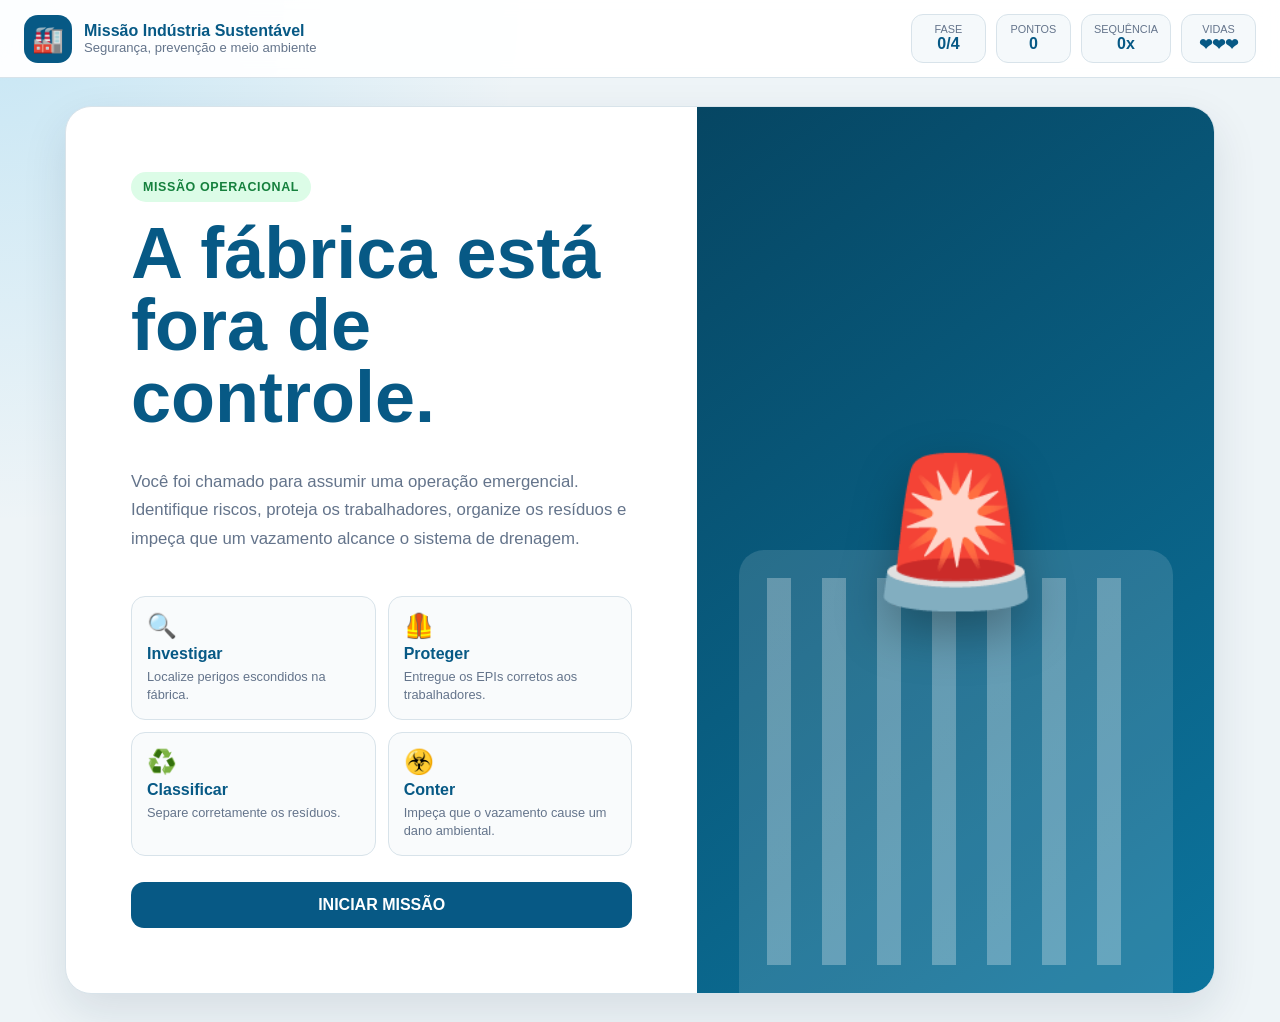
<file: jogos/OperaEmpresaSegura/index.html>
<!DOCTYPE html>
<html lang="pt-BR">

<head>
    <meta charset="UTF-8">

    <meta
        name="viewport"
        content="width=device-width, initial-scale=1.0"
    >

    <title>Missão Indústria Sustentável</title>

    <style>
        * {
            box-sizing: border-box;
        }

        :root {
            --azul: #075985;
            --azul-claro: #e0f2fe;
            --verde: #15803d;
            --verde-claro: #dcfce7;
            --amarelo: #f59e0b;
            --vermelho: #dc2626;
            --fundo: #eef4f7;
            --texto: #172033;
            --cinza: #64748b;
            --borda: #d8e3ea;
            --branco: #ffffff;
        }

        body {
            margin: 0;
            min-height: 100vh;
            font-family: Arial, sans-serif;
            color: var(--texto);
            background:
                radial-gradient(
                    circle at top left,
                    rgba(14, 165, 233, 0.18),
                    transparent 32%
                ),
                var(--fundo);
        }

        button {
            font: inherit;
        }

        .game-header {
            position: sticky;
            top: 0;
            z-index: 100;
            display: flex;
            align-items: center;
            justify-content: space-between;
            gap: 20px;
            padding: 14px 24px;
            background: rgba(255, 255, 255, 0.95);
            border-bottom: 1px solid var(--borda);
            backdrop-filter: blur(10px);
        }

        .brand {
            display: flex;
            align-items: center;
            gap: 12px;
        }

        .brand-icon {
            width: 48px;
            height: 48px;
            display: grid;
            place-items: center;
            border-radius: 14px;
            color: white;
            background: var(--azul);
            font-size: 1.6rem;
        }

        .brand strong,
        .brand span {
            display: block;
        }

        .brand strong {
            color: var(--azul);
        }

        .brand span {
            color: var(--cinza);
            font-size: 0.82rem;
        }

        .hud {
            display: flex;
            gap: 10px;
            flex-wrap: wrap;
        }

        .hud-item {
            min-width: 75px;
            padding: 8px 12px;
            text-align: center;
            border-radius: 12px;
            background: #f5f9fb;
            border: 1px solid var(--borda);
        }

        .hud-item span {
            display: block;
            color: var(--cinza);
            font-size: 0.68rem;
            text-transform: uppercase;
        }

        .hud-item strong {
            color: var(--azul);
            font-size: 1rem;
        }

        .game-shell {
            width: min(1150px, calc(100% - 28px));
            margin: 28px auto;
        }

        .screen {
            display: none;
        }

        .screen.active {
            display: block;
        }

        .intro-card,
        .game-card,
        .result-card {
            background: var(--branco);
            border: 1px solid var(--borda);
            border-radius: 26px;
            box-shadow: 0 18px 45px rgba(15, 50, 70, 0.11);
        }

        .intro-card {
            min-height: 620px;
            overflow: hidden;
            display: grid;
            grid-template-columns: 1.1fr 0.9fr;
        }

        .intro-content {
            padding: clamp(30px, 6vw, 65px);
            display: flex;
            flex-direction: column;
            justify-content: center;
        }

        .kicker {
            display: inline-block;
            width: fit-content;
            padding: 8px 12px;
            margin-bottom: 15px;
            border-radius: 999px;
            color: var(--verde);
            background: var(--verde-claro);
            font-size: 0.78rem;
            font-weight: bold;
            letter-spacing: 0.05em;
        }

        h1 {
            margin: 0 0 18px;
            color: var(--azul);
            font-size: clamp(2.5rem, 6vw, 4.5rem);
            line-height: 1;
        }

        .intro-content > p {
            color: var(--cinza);
            line-height: 1.7;
            font-size: 1.05rem;
        }

        .mission-grid {
            display: grid;
            grid-template-columns: repeat(2, 1fr);
            gap: 12px;
            margin: 26px 0;
        }

        .mission-item {
            padding: 15px;
            border-radius: 14px;
            border: 1px solid var(--borda);
            background: #f9fbfc;
        }

        .mission-item span {
            display: block;
            margin-bottom: 5px;
            font-size: 1.5rem;
        }

        .mission-item strong {
            color: var(--azul);
        }

        .mission-item p {
            margin: 5px 0 0;
            color: var(--cinza);
            font-size: 0.8rem;
            line-height: 1.4;
        }

        .primary-btn,
        .secondary-btn {
            border: 0;
            border-radius: 13px;
            padding: 14px 22px;
            cursor: pointer;
            font-weight: bold;
            transition: 0.2s;
        }

        .primary-btn {
            color: white;
            background: var(--azul);
        }

        .primary-btn:hover {
            transform: translateY(-2px);
            background: #064a70;
        }

        .secondary-btn {
            color: var(--azul);
            background: white;
            border: 1px solid var(--borda);
        }

        .intro-visual {
            position: relative;
            min-height: 450px;
            overflow: hidden;
            background:
                linear-gradient(
                    145deg,
                    #064663,
                    #0c749d
                );
        }

        .factory-bg {
            position: absolute;
            inset: 0;
        }

        .factory-building {
            position: absolute;
            bottom: 0;
            left: 8%;
            width: 84%;
            height: 50%;
            border-radius: 25px 25px 0 0;
            background: rgba(255, 255, 255, 0.13);
        }

        .factory-building::before {
            content: "";
            position: absolute;
            inset: 28px;
            background:
                repeating-linear-gradient(
                    to right,
                    rgba(255, 255, 255, 0.28) 0 24px,
                    transparent 24px 55px
                );
        }

        .factory-main-icon {
            position: absolute;
            top: 48%;
            left: 50%;
            transform: translate(-50%, -50%);
            font-size: 9rem;
            filter: drop-shadow(0 20px 25px rgba(0, 0, 0, 0.3));
        }

        .phase-header {
            display: flex;
            justify-content: space-between;
            gap: 20px;
            align-items: center;
            margin-bottom: 18px;
        }

        .phase-header h2 {
            margin: 5px 0;
            color: var(--azul);
            font-size: clamp(1.8rem, 4vw, 3rem);
        }

        .phase-header p {
            margin: 0;
            color: var(--cinza);
        }

        .timer {
            min-width: 100px;
            padding: 14px;
            text-align: center;
            border: 1px solid var(--borda);
            border-radius: 16px;
            background: white;
        }

        .timer span {
            display: block;
            color: var(--cinza);
            font-size: 0.75rem;
            text-transform: uppercase;
        }

        .timer strong {
            color: var(--vermelho);
            font-size: 1.8rem;
        }

        .game-card {
            padding: clamp(20px, 4vw, 40px);
        }

        .factory-scene {
            position: relative;
            min-height: 520px;
            overflow: hidden;
            border-radius: 22px;
            border: 2px solid #b9cad4;
            background:
                linear-gradient(
                    to bottom,
                    #dff4ff 0 62%,
                    #8998a4 62% 100%
                );
        }

        .wall-mark {
            position: absolute;
            left: 0;
            right: 0;
            top: 61%;
            height: 5px;
            background: #6f7e88;
        }

        .scene-door {
            position: absolute;
            left: 7%;
            bottom: 36%;
            width: 16%;
            height: 37%;
            background: #475569;
            border: 7px solid #334155;
        }

        .exit-sign {
            position: absolute;
            left: 8%;
            top: 17%;
            padding: 6px 18px;
            color: white;
            background: var(--verde);
            font-weight: bold;
        }

        .machine {
            position: absolute;
            left: 30%;
            bottom: 27%;
            width: 28%;
            height: 34%;
            border-radius: 14px;
            background: #25637c;
            border: 8px solid #19485d;
        }

        .machine::before {
            content: "";
            position: absolute;
            left: 15%;
            right: 15%;
            top: 20%;
            height: 30%;
            border-radius: 8px;
            background: #0f2530;
        }

        .machine::after {
            content: "";
            position: absolute;
            left: 5%;
            right: 5%;
            bottom: 12%;
            height: 20%;
            background:
                repeating-linear-gradient(
                    to right,
                    #b8c5cd 0 20px,
                    #67747d 20px 30px
                );
        }

        .worker {
            position: absolute;
            z-index: 5;
            font-size: 4.5rem;
        }

        .worker-one {
            right: 23%;
            bottom: 28%;
        }

        .worker-two {
            right: 7%;
            bottom: 50%;
        }

        .spill {
            position: absolute;
            left: 43%;
            bottom: 8%;
            width: 180px;
            height: 55px;
            border-radius: 50%;
            background: rgba(37, 99, 235, 0.65);
            transform: rotate(-8deg);
        }

        .cable {
            position: absolute;
            right: 18%;
            bottom: 13%;
            width: 250px;
            height: 16px;
            border-radius: 50%;
            background: #20242b;
            transform: rotate(12deg);
        }

        .boxes {
            position: absolute;
            left: 8%;
            bottom: 10%;
            font-size: 4rem;
        }

        .chemical {
            position: absolute;
            right: 4%;
            bottom: 9%;
            font-size: 3.5rem;
        }

        .unguarded {
            position: absolute;
            left: 35%;
            top: 34%;
            width: 135px;
            height: 95px;
            border: 4px dashed var(--vermelho);
            border-radius: 12px;
        }

        .risk-btn {
            position: absolute;
            z-index: 20;
            border: 0;
            cursor: crosshair;
            background: transparent;
        }

        .risk-btn.found {
            pointer-events: none;
            border-radius: 15px;
            border: 4px solid var(--verde);
            background: rgba(34, 197, 94, 0.17);
        }

        .risk-btn.found::after {
            content: "✓";
            position: absolute;
            top: 4px;
            right: 4px;
            width: 28px;
            height: 28px;
            display: grid;
            place-items: center;
            border-radius: 50%;
            color: white;
            background: var(--verde);
            font-weight: bold;
        }

        .safe-btn {
            position: absolute;
            z-index: 20;
            border: 0;
            background: transparent;
            cursor: pointer;
        }

        .phase-footer {
            display: flex;
            justify-content: space-between;
            align-items: center;
            gap: 15px;
            margin-top: 16px;
        }

        .progress-chip {
            padding: 10px 14px;
            border-radius: 999px;
            background: var(--azul-claro);
            color: var(--azul);
            font-weight: bold;
        }

        .message {
            color: var(--cinza);
            text-align: right;
        }

        .epi-layout {
            display: grid;
            grid-template-columns: 300px 1fr;
            gap: 22px;
        }

        .epi-stock,
        .workers-zone {
            padding: 22px;
            border: 1px solid var(--borda);
            border-radius: 20px;
            background: #f8fbfd;
        }

        .epi-stock h3,
        .workers-zone h3 {
            margin-top: 0;
            color: var(--azul);
        }

        .epi-list {
            display: grid;
            gap: 12px;
        }

        .epi-item {
            padding: 15px;
            display: flex;
            gap: 10px;
            align-items: center;
            border-radius: 14px;
            border: 2px solid var(--borda);
            background: white;
            cursor: grab;
            user-select: none;
        }

        .epi-item.selected {
            border-color: var(--azul);
            background: var(--azul-claro);
        }

        .epi-item.used {
            opacity: 0.35;
            pointer-events: none;
        }

        .epi-item span {
            font-size: 2rem;
        }

        .worker-grid {
            display: grid;
            grid-template-columns: repeat(3, 1fr);
            gap: 14px;
        }

        .worker-card {
            min-height: 250px;
            padding: 18px;
            text-align: center;
            border: 3px dashed #b7c7d0;
            border-radius: 18px;
            background: white;
            cursor: pointer;
        }

        .worker-card.correct {
            border-style: solid;
            border-color: var(--verde);
            background: var(--verde-claro);
        }

        .worker-avatar {
            font-size: 5rem;
        }

        .worker-card h4 {
            color: var(--azul);
            margin: 8px 0;
        }

        .worker-card p {
            color: var(--cinza);
            font-size: 0.85rem;
            line-height: 1.4;
        }

        .assigned-epi {
            min-height: 38px;
            margin-top: 10px;
            font-size: 1.8rem;
        }

        .waste-zone {
            text-align: center;
        }

        .conveyor {
            position: relative;
            height: 170px;
            margin: 20px 0 28px;
            overflow: hidden;
            border-radius: 18px;
            background:
                repeating-linear-gradient(
                    135deg,
                    #4b5563 0 25px,
                    #374151 25px 50px
                );
            border: 8px solid #28313d;
        }

        .waste-card {
            position: absolute;
            top: 24px;
            left: calc(50% - 90px);
            width: 180px;
            min-height: 105px;
            padding: 12px;
            border-radius: 16px;
            background: white;
            border: 3px solid var(--borda);
            cursor: grab;
            transition: 0.25s;
        }

        .waste-card span {
            display: block;
            font-size: 3rem;
        }

        .waste-card strong {
            color: var(--azul);
        }

        .bins {
            display: grid;
            grid-template-columns: repeat(5, 1fr);
            gap: 12px;
        }

        .bin {
            min-height: 135px;
            padding: 14px;
            border-radius: 16px 16px 8px 8px;
            border: 3px solid var(--borda);
            background: white;
            cursor: pointer;
            transition: 0.2s;
        }

        .bin:hover,
        .bin.selected {
            transform: translateY(-5px);
            border-color: var(--azul);
        }

        .bin span {
            display: block;
            font-size: 2.5rem;
            margin-bottom: 7px;
        }

        .bin b {
            color: var(--azul);
            font-size: 0.85rem;
        }

        .crisis-layout {
            display: grid;
            grid-template-columns: 1fr 360px;
            gap: 22px;
        }

        .crisis-scene {
            position: relative;
            min-height: 500px;
            overflow: hidden;
            border-radius: 22px;
            background:
                linear-gradient(
                    to bottom,
                    #bde3ef 0 62%,
                    #76838c 62% 100%
                );
        }

        .tank {
            position: absolute;
            left: 13%;
            bottom: 23%;
            width: 230px;
            height: 250px;
            display: grid;
            place-items: center;
            border-radius: 35px 35px 20px 20px;
            color: white;
            background: #536975;
            border: 8px solid #384a54;
            font-weight: bold;
        }

        .leak-stream {
            position: absolute;
            left: 32%;
            bottom: 20%;
            width: 240px;
            height: 35px;
            border-radius: 50%;
            background: rgba(22, 163, 74, 0.65);
            transform: rotate(9deg);
        }

        .drain {
            position: absolute;
            right: 12%;
            bottom: 14%;
            width: 90px;
            height: 90px;
            display: grid;
            place-items: center;
            border-radius: 50%;
            color: white;
            background:
                repeating-linear-gradient(
                    45deg,
                    #172033 0 7px,
                    #697783 7px 14px
                );
            font-size: 0.75rem;
        }

        .barrier-slot {
            position: absolute;
            left: 52%;
            bottom: 15%;
            width: 215px;
            height: 95px;
            display: grid;
            place-items: center;
            border-radius: 18px;
            border: 4px dashed white;
            color: white;
            font-weight: bold;
            text-align: center;
        }

        .barrier-slot.filled {
            border-style: solid;
            border-color: var(--amarelo);
            background:
                repeating-linear-gradient(
                    135deg,
                    #facc15 0 18px,
                    #92400e 18px 36px
                );
            color: white;
        }

        .tools-panel {
            padding: 20px;
            border-radius: 20px;
            border: 1px solid var(--borda);
            background: #f8fbfd;
        }

        .tools-panel h3 {
            color: var(--azul);
            margin-top: 0;
        }

        .tool-item {
            display: flex;
            gap: 12px;
            align-items: center;
            padding: 14px;
            margin-bottom: 12px;
            border-radius: 14px;
            border: 2px solid var(--borda);
            background: white;
            cursor: grab;
        }

        .tool-item.selected {
            border-color: var(--azul);
            background: var(--azul-claro);
        }

        .tool-item.used {
            opacity: 0.4;
            pointer-events: none;
        }

        .tool-item span {
            font-size: 2rem;
        }

        .decision-panel {
            margin-top: 25px;
            padding: 22px;
            border-radius: 20px;
            border: 1px solid var(--borda);
            background: white;
        }

        .decision-panel h3 {
            color: var(--azul);
        }

        .decision-options {
            display: grid;
            gap: 12px;
        }

        .decision-btn {
            padding: 15px;
            text-align: left;
            border-radius: 14px;
            border: 2px solid var(--borda);
            background: white;
            cursor: pointer;
        }

        .decision-btn:hover {
            border-color: var(--azul);
            background: #f2f9fc;
        }

        .result-card {
            padding: clamp(30px, 5vw, 55px);
            text-align: center;
        }

        .result-icon {
            font-size: 5rem;
        }

        .score-circle {
            width: 190px;
            height: 190px;
            display: grid;
            place-items: center;
            margin: 28px auto;
            border-radius: 50%;
            border: 13px solid var(--azul-claro);
            background: #f8fcfe;
        }

        .score-circle strong {
            display: block;
            color: var(--azul);
            font-size: 3.2rem;
        }

        .score-circle span {
            color: var(--cinza);
            font-size: 0.8rem;
            text-transform: uppercase;
        }

        .phase-report {
            display: grid;
            grid-template-columns: repeat(4, 1fr);
            gap: 12px;
            margin: 25px 0;
        }

        .report-item {
            padding: 18px;
            border-radius: 15px;
            border: 1px solid var(--borda);
        }

        .report-item span {
            display: block;
            color: var(--cinza);
            font-size: 0.8rem;
        }

        .report-item strong {
            color: var(--azul);
            font-size: 1.5rem;
        }

        .result-actions {
            display: flex;
            justify-content: center;
            gap: 12px;
            flex-wrap: wrap;
        }

        .toast {
            position: fixed;
            left: 50%;
            bottom: 25px;
            z-index: 500;
            min-width: 240px;
            max-width: 90%;
            padding: 14px 20px;
            transform: translate(-50%, 120px);
            border-radius: 13px;
            color: white;
            background: #172033;
            text-align: center;
            opacity: 0;
            transition: 0.3s;
        }

        .toast.show {
            transform: translate(-50%, 0);
            opacity: 1;
        }

        @media print {
            .game-header,
            .result-actions {
                display: none;
            }

            body {
                background: white;
            }
        }

        @media (max-width: 900px) {
            .intro-card,
            .epi-layout,
            .crisis-layout {
                grid-template-columns: 1fr;
            }

            .intro-visual {
                min-height: 350px;
            }

            .bins {
                grid-template-columns: repeat(2, 1fr);
            }

            .worker-grid {
                grid-template-columns: 1fr;
            }

            .phase-report {
                grid-template-columns: repeat(2, 1fr);
            }
        }

        @media (max-width: 620px) {
            .game-header {
                position: static;
            }

            .hud {
                width: 100%;
            }

            .hud-item {
                flex: 1;
            }

            .mission-grid,
            .phase-report {
                grid-template-columns: 1fr;
            }

            .phase-header,
            .phase-footer {
                align-items: flex-start;
                flex-direction: column;
            }

            .message {
                text-align: left;
            }

            .bins {
                grid-template-columns: 1fr;
            }
        }
    </style>
</head>

<body>

    <header class="game-header">

        <div class="brand">
            <div class="brand-icon">🏭</div>

            <div>
                <strong>Missão Indústria Sustentável</strong>
                <span>Segurança, prevenção e meio ambiente</span>
            </div>
        </div>

        <div class="hud">
            <div class="hud-item">
                <span>Fase</span>
                <strong id="phaseHud">0/4</strong>
            </div>

            <div class="hud-item">
                <span>Pontos</span>
                <strong id="scoreHud">0</strong>
            </div>

            <div class="hud-item">
                <span>Sequência</span>
                <strong id="streakHud">0x</strong>
            </div>

            <div class="hud-item">
                <span>Vidas</span>
                <strong id="livesHud">❤❤❤</strong>
            </div>
        </div>

    </header>

    <main class="game-shell">

        <!-- INTRODUÇÃO -->
        <section id="introScreen" class="screen active">

            <div class="intro-card">

                <div class="intro-content">
                    <span class="kicker">MISSÃO OPERACIONAL</span>

                    <h1>
                        A fábrica está fora de controle.
                    </h1>

                    <p>
                        Você foi chamado para assumir uma operação emergencial.
                        Identifique riscos, proteja os trabalhadores, organize
                        os resíduos e impeça que um vazamento alcance o sistema
                        de drenagem.
                    </p>

                    <div class="mission-grid">

                        <div class="mission-item">
                            <span>🔍</span>
                            <strong>Investigar</strong>
                            <p>Localize perigos escondidos na fábrica.</p>
                        </div>

                        <div class="mission-item">
                            <span>🦺</span>
                            <strong>Proteger</strong>
                            <p>Entregue os EPIs corretos aos trabalhadores.</p>
                        </div>

                        <div class="mission-item">
                            <span>♻️</span>
                            <strong>Classificar</strong>
                            <p>Separe corretamente os resíduos.</p>
                        </div>

                        <div class="mission-item">
                            <span>☣️</span>
                            <strong>Conter</strong>
                            <p>Impeça que o vazamento cause um dano ambiental.</p>
                        </div>

                    </div>

                    <button
                        id="beginBtn"
                        class="primary-btn"
                    >
                        INICIAR MISSÃO
                    </button>
                </div>

                <div class="intro-visual">
                    <div class="factory-bg">
                        <div class="factory-building"></div>
                    </div>

                    <div class="factory-main-icon">
                        🚨
                    </div>
                </div>

            </div>

        </section>

        <!-- FASE 1 -->
        <section id="phase1" class="screen">

            <div class="phase-header">
                <div>
                    <span class="kicker">
                        FASE 1 · INSPEÇÃO RELÂMPAGO
                    </span>

                    <h2>Encontre os seis riscos</h2>

                    <p>
                        Clique somente nos elementos que representam perigo.
                    </p>
                </div>

                <div class="timer">
                    <span>Tempo</span>
                    <strong id="timer1">55</strong>
                </div>
            </div>

            <div class="game-card">

                <div class="factory-scene" id="factoryScene">

                    <div class="wall-mark"></div>
                    <div class="scene-door"></div>
                    <div class="exit-sign">SAÍDA</div>
                    <div class="machine"></div>

                    <div class="worker worker-one">🧑‍🔧</div>
                    <div class="worker worker-two">👷</div>

                    <div class="spill"></div>
                    <div class="cable"></div>
                    <div class="boxes">📦📦</div>
                    <div class="chemical">🧪</div>
                    <div class="unguarded"></div>

                    <button
                        class="risk-btn"
                        data-risk="exit"
                        style="left:5%; bottom:5%; width:21%; height:34%;"
                        aria-label="Saída bloqueada"
                    ></button>

                    <button
                        class="risk-btn"
                        data-risk="spill"
                        style="left:39%; bottom:3%; width:23%; height:18%;"
                        aria-label="Líquido derramado"
                    ></button>

                    <button
                        class="risk-btn"
                        data-risk="cable"
                        style="right:12%; bottom:5%; width:31%; height:18%;"
                        aria-label="Cabo no caminho"
                    ></button>

                    <button
                        class="risk-btn"
                        data-risk="worker"
                        style="right:3%; bottom:24%; width:17%; height:37%;"
                        aria-label="Trabalhador sem proteção"
                    ></button>

                    <button
                        class="risk-btn"
                        data-risk="chemical"
                        style="right:1%; bottom:3%; width:12%; height:24%;"
                        aria-label="Produto químico sem identificação"
                    ></button>

                    <button
                        class="risk-btn"
                        data-risk="machine"
                        style="left:31%; top:26%; width:26%; height:31%;"
                        aria-label="Máquina sem proteção"
                    ></button>

                    <button
                        class="safe-btn"
                        data-safe="worker-safe"
                        style="right:21%; bottom:24%; width:16%; height:37%;"
                        aria-label="Trabalhador protegido"
                    ></button>

                </div>

                <div class="phase-footer">
                    <div class="progress-chip">
                        Encontrados:
                        <strong id="riskProgress">0/6</strong>
                    </div>

                    <div class="message" id="phase1Message">
                        Examine toda a fábrica.
                    </div>
                </div>

            </div>

        </section>

        <!-- FASE 2 -->
        <section id="phase2" class="screen">

            <div class="phase-header">
                <div>
                    <span class="kicker">
                        FASE 2 · EQUIPE PROTEGIDA
                    </span>

                    <h2>Distribua os EPIs</h2>

                    <p>
                        Arraste o equipamento ou selecione-o e clique
                        no trabalhador adequado.
                    </p>
                </div>

                <div class="timer">
                    <span>Tempo</span>
                    <strong id="timer2">65</strong>
                </div>
            </div>

            <div class="game-card">

                <div class="epi-layout">

                    <div class="epi-stock">
                        <h3>Equipamentos disponíveis</h3>

                        <div class="epi-list">

                            <div
                                class="epi-item"
                                draggable="true"
                                data-epi="capacete"
                            >
                                <span>⛑️</span>
                                <div>
                                    <strong>Capacete</strong>
                                    <small>Proteção contra impactos.</small>
                                </div>
                            </div>

                            <div
                                class="epi-item"
                                draggable="true"
                                data-epi="protetor"
                            >
                                <span>🎧</span>
                                <div>
                                    <strong>Protetor auricular</strong>
                                    <small>Reduz exposição ao ruído.</small>
                                </div>
                            </div>

                            <div
                                class="epi-item"
                                draggable="true"
                                data-epi="luvas"
                            >
                                <span>🧤</span>
                                <div>
                                    <strong>Luvas químicas</strong>
                                    <small>Proteção no manuseio de produtos.</small>
                                </div>
                            </div>

                            <div
                                class="epi-item"
                                draggable="true"
                                data-epi="oculos"
                            >
                                <span>🥽</span>
                                <div>
                                    <strong>Óculos de proteção</strong>
                                    <small>Protege contra partículas.</small>
                                </div>
                            </div>

                        </div>
                    </div>

                    <div class="workers-zone">
                        <h3>Trabalhadores</h3>

                        <div class="worker-grid">

                            <div
                                class="worker-card"
                                data-worker="obra"
                                data-correct="capacete"
                            >
                                <div class="worker-avatar">👷</div>
                                <h4>Manutenção elevada</h4>
                                <p>
                                    Trabalha próximo a ferramentas
                                    e peças suspensas.
                                </p>
                                <div class="assigned-epi"></div>
                            </div>

                            <div
                                class="worker-card"
                                data-worker="ruido"
                                data-correct="protetor"
                            >
                                <div class="worker-avatar">🧑‍🏭</div>
                                <h4>Área de alto ruído</h4>
                                <p>
                                    Atua ao lado de prensas industriais.
                                </p>
                                <div class="assigned-epi"></div>
                            </div>

                            <div
                                class="worker-card"
                                data-worker="quimico"
                                data-correct="luvas"
                            >
                                <div class="worker-avatar">🧑‍🔬</div>
                                <h4>Manuseio químico</h4>
                                <p>
                                    Transfere produtos para recipientes.
                                </p>
                                <div class="assigned-epi"></div>
                            </div>

                        </div>
                    </div>

                </div>

                <div class="phase-footer">
                    <div class="progress-chip">
                        Protegidos:
                        <strong id="epiProgress">0/3</strong>
                    </div>

                    <div class="message" id="phase2Message">
                        Um equipamento é uma distração.
                    </div>
                </div>

            </div>

        </section>

        <!-- FASE 3 -->
        <section id="phase3" class="screen">

            <div class="phase-header">
                <div>
                    <span class="kicker">
                        FASE 3 · CENTRAL DE RESÍDUOS
                    </span>

                    <h2>Separe os materiais</h2>

                    <p>
                        Arraste o resíduo ou selecione e clique
                        no coletor correto.
                    </p>
                </div>

                <div class="timer">
                    <span>Tempo</span>
                    <strong id="timer3">75</strong>
                </div>
            </div>

            <div class="game-card waste-zone">

                <div class="conveyor">

                    <div
                        id="wasteCard"
                        class="waste-card"
                        draggable="true"
                    >
                        <span id="wasteIcon">📄</span>
                        <strong id="wasteName">Papel limpo</strong>
                    </div>

                </div>

                <div class="bins">

                    <button class="bin" data-bin="papel">
                        <span>📄</span>
                        <b>Papel</b>
                    </button>

                    <button class="bin" data-bin="plastico">
                        <span>🧴</span>
                        <b>Plástico</b>
                    </button>

                    <button class="bin" data-bin="metal">
                        <span>🥫</span>
                        <b>Metal</b>
                    </button>

                    <button class="bin" data-bin="organico">
                        <span>🍎</span>
                        <b>Orgânico</b>
                    </button>

                    <button class="bin" data-bin="perigoso">
                        <span>☣️</span>
                        <b>Perigoso</b>
                    </button>

                </div>

                <div class="phase-footer">
                    <div class="progress-chip">
                        Resíduos:
                        <strong id="wasteProgress">0/9</strong>
                    </div>

                    <div class="message" id="phase3Message">
                        Observe se o material está contaminado.
                    </div>
                </div>

            </div>

        </section>

        <!-- FASE 4 -->
        <section id="phase4" class="screen">

            <div class="phase-header">
                <div>
                    <span class="kicker">
                        FASE 4 · EMERGÊNCIA AMBIENTAL
                    </span>

                    <h2>Impeça a contaminação</h2>

                    <p>
                        Escolha as ferramentas e complete o protocolo
                        de emergência.
                    </p>
                </div>

                <div class="timer">
                    <span>Tempo</span>
                    <strong id="timer4">60</strong>
                </div>
            </div>

            <div class="game-card">

                <div class="crisis-layout">

                    <div class="crisis-scene">

                        <div class="tank">TANQUE QUÍMICO</div>
                        <div class="leak-stream"></div>
                        <div class="drain">RALO</div>

                        <div
                            id="barrierSlot"
                            class="barrier-slot"
                        >
                            ARRASTE A BARREIRA PARA ESTE LOCAL
                        </div>

                    </div>

                    <div class="tools-panel">
                        <h3>Ferramentas disponíveis</h3>

                        <div
                            class="tool-item"
                            draggable="true"
                            data-tool="barreira"
                        >
                            <span>🚧</span>
                            <div>
                                <strong>Barreira de contenção</strong>
                                <small>Bloqueia o avanço do líquido.</small>
                            </div>
                        </div>

                        <div
                            class="tool-item"
                            draggable="true"
                            data-tool="agua"
                        >
                            <span>🚿</span>
                            <div>
                                <strong>Mangueira de água</strong>
                                <small>Espalha o produto pela drenagem.</small>
                            </div>
                        </div>

                        <div
                            class="tool-item"
                            draggable="true"
                            data-tool="papel"
                        >
                            <span>🧻</span>
                            <div>
                                <strong>Papel absorvente comum</strong>
                                <small>Não é adequado para grandes vazamentos.</small>
                            </div>
                        </div>

                        <div
                            class="tool-item"
                            draggable="true"
                            data-tool="absorvente"
                        >
                            <span>🧽</span>
                            <div>
                                <strong>Absorvente industrial</strong>
                                <small>Recolhe o produto após a contenção.</small>
                            </div>
                        </div>

                    </div>

                </div>

                <div
                    id="decisionPanel"
                    class="decision-panel"
                    style="display:none;"
                >
                    <h3>O produto foi contido. Qual é o próximo passo?</h3>

                    <div class="decision-options">

                        <button
                            class="decision-btn"
                            data-decision="correct"
                        >
                            Isolar a área, utilizar absorvente industrial,
                            comunicar os responsáveis e registrar o incidente.
                        </button>

                        <button
                            class="decision-btn"
                            data-decision="wrong"
                        >
                            Liberar a área e descartar o material no lixo comum.
                        </button>

                        <button
                            class="decision-btn"
                            data-decision="wrong"
                        >
                            Lavar o restante do produto diretamente para o ralo.
                        </button>

                    </div>
                </div>

                <div class="phase-footer">
                    <div class="progress-chip">
                        Protocolo:
                        <strong id="crisisProgress">0/2</strong>
                    </div>

                    <div class="message" id="phase4Message">
                        Primeiro impeça que o líquido alcance o ralo.
                    </div>
                </div>

            </div>

        </section>

        <!-- RESULTADO -->
        <section id="resultScreen" class="screen">

            <div class="result-card">

                <div class="result-icon" id="resultIcon">
                    🏆
                </div>

                <span class="kicker">
                    RELATÓRIO FINAL
                </span>

                <h1 id="resultTitle">
                    Missão concluída
                </h1>

                <p id="resultText"></p>

                <div class="score-circle">
                    <div>
                        <strong id="finalScore">0</strong>
                        <span>pontos</span>
                    </div>
                </div>

                <div class="phase-report">

                    <div class="report-item">
                        <span>Inspeção</span>
                        <strong id="report1">0</strong>
                    </div>

                    <div class="report-item">
                        <span>EPIs</span>
                        <strong id="report2">0</strong>
                    </div>

                    <div class="report-item">
                        <span>Resíduos</span>
                        <strong id="report3">0</strong>
                    </div>

                    <div class="report-item">
                        <span>Emergência</span>
                        <strong id="report4">0</strong>
                    </div>

                </div>

                <div class="result-actions">

                    <button
                        id="restartBtn"
                        class="primary-btn"
                    >
                        JOGAR NOVAMENTE
                    </button>

                    <button
                        onclick="window.print()"
                        class="secondary-btn"
                    >
                        IMPRIMIR RESULTADO
                    </button>

                </div>

            </div>

        </section>

    </main>

    <div id="toast" class="toast"></div>

    <script>
        let phase = 0;
        let score = 0;
        let streak = 0;
        let bestStreak = 0;
        let lives = 3;

        let timers = {};
        let phaseScores = [0, 0, 0, 0];

        const screens = document.querySelectorAll(".screen");

        function showScreen(id) {
            screens.forEach((screen) => {
                screen.classList.remove("active");
            });

            document.getElementById(id).classList.add("active");
            window.scrollTo({ top: 0, behavior: "smooth" });
        }

        function updateHud() {
            document.getElementById("phaseHud").textContent =
                `${phase}/4`;

            document.getElementById("scoreHud").textContent =
                score;

            document.getElementById("streakHud").textContent =
                `${streak}x`;

            document.getElementById("livesHud").textContent =
                "❤".repeat(Math.max(lives, 0));
        }

        function toast(message) {
            const toastBox = document.getElementById("toast");

            toastBox.textContent = message;
            toastBox.classList.add("show");

            setTimeout(() => {
                toastBox.classList.remove("show");
            }, 1600);
        }

        function addCorrect(points = 100) {
            streak++;
            bestStreak = Math.max(bestStreak, streak);

            const bonus = Math.min(streak * 10, 50);
            const gained = points + bonus;

            score += gained;
            phaseScores[phase - 1] += gained;

            updateHud();
            toast(`Acerto! +${gained} pontos`);
        }

        function addWrong(message = "Ação incorreta") {
            streak = 0;
            lives--;

            updateHud();
            toast(`${message}. Você perdeu uma vida.`);

            if (lives <= 0) {
                setTimeout(finishGame, 1000);
            }
        }

        function startTimer(elementId, seconds, onEnd) {
            clearInterval(timers[elementId]);

            const element = document.getElementById(elementId);
            let remaining = seconds;

            element.textContent = remaining;

            timers[elementId] = setInterval(() => {
                remaining--;
                element.textContent = remaining;

                if (remaining <= 0) {
                    clearInterval(timers[elementId]);
                    toast("Tempo encerrado");
                    onEnd();
                }
            }, 1000);
        }

        function clearAllTimers() {
            Object.values(timers).forEach(clearInterval);
        }

        document.getElementById("beginBtn").addEventListener(
            "click",
            startGame
        );

        document.getElementById("restartBtn").addEventListener(
            "click",
            () => location.reload()
        );

        function startGame() {
            phase = 1;
            updateHud();
            showScreen("phase1");
            startPhase1();
        }

        // FASE 1

        let risksFound = 0;
        let phase1Ended = false;

        function startPhase1() {
            startTimer("timer1", 55, finishPhase1);

            document.querySelectorAll(".risk-btn").forEach((button) => {
                button.addEventListener("click", () => {
                    if (
                        button.classList.contains("found") ||
                        phase1Ended
                    ) {
                        return;
                    }

                    button.classList.add("found");
                    risksFound++;

                    document.getElementById(
                        "riskProgress"
                    ).textContent = `${risksFound}/6`;

                    addCorrect(90);

                    if (risksFound === 6) {
                        finishPhase1();
                    }
                });
            });

            document.querySelectorAll(".safe-btn").forEach((button) => {
                button.addEventListener("click", () => {
                    if (!phase1Ended) {
                        addWrong("Esse elemento não representa risco");
                    }
                });
            });
        }

        function finishPhase1() {
            if (phase1Ended) {
                return;
            }

            phase1Ended = true;
            clearInterval(timers.timer1);

            document.getElementById("phase1Message").textContent =
                `Fase concluída: ${risksFound} de 6 riscos encontrados.`;

            setTimeout(() => {
                phase = 2;
                updateHud();
                showScreen("phase2");
                startPhase2();
            }, 1800);
        }

        // FASE 2

        let selectedEpi = null;
        let protectedWorkers = 0;
        let phase2Ended = false;

        function startPhase2() {
            startTimer("timer2", 65, finishPhase2);

            const epis = document.querySelectorAll(".epi-item");
            const workers = document.querySelectorAll(".worker-card");

            epis.forEach((epi) => {
                epi.addEventListener("click", () => {
                    epis.forEach((item) => {
                        item.classList.remove("selected");
                    });

                    selectedEpi = epi;
                    epi.classList.add("selected");
                });

                epi.addEventListener("dragstart", (event) => {
                    selectedEpi = epi;

                    event.dataTransfer.setData(
                        "text/plain",
                        epi.dataset.epi
                    );
                });
            });

            workers.forEach((worker) => {
                worker.addEventListener("dragover", (event) => {
                    event.preventDefault();
                });

                worker.addEventListener("drop", (event) => {
                    event.preventDefault();

                    const epiName =
                        event.dataTransfer.getData("text/plain");

                    const epi = document.querySelector(
                        `.epi-item[data-epi="${epiName}"]`
                    );

                    assignEpi(epi, worker);
                });

                worker.addEventListener("click", () => {
                    if (selectedEpi) {
                        assignEpi(selectedEpi, worker);
                    }
                });
            });
        }

        function assignEpi(epi, worker) {
            if (
                phase2Ended ||
                !epi ||
                epi.classList.contains("used") ||
                worker.classList.contains("correct")
            ) {
                return;
            }

            const epiName = epi.dataset.epi;
            const correct = worker.dataset.correct;

            if (epiName === correct) {
                worker.classList.add("correct");
                epi.classList.add("used");
                epi.classList.remove("selected");

                worker.querySelector(".assigned-epi").textContent =
                    epi.querySelector("span").textContent;

                protectedWorkers++;
                selectedEpi = null;

                document.getElementById(
                    "epiProgress"
                ).textContent = `${protectedWorkers}/3`;

                addCorrect(130);

                if (protectedWorkers === 3) {
                    finishPhase2();
                }
            } else {
                addWrong("EPI inadequado para essa atividade");
            }
        }

        function finishPhase2() {
            if (phase2Ended) {
                return;
            }

            phase2Ended = true;
            clearInterval(timers.timer2);

            document.getElementById("phase2Message").textContent =
                `${protectedWorkers} de 3 trabalhadores receberam o EPI correto.`;

            setTimeout(() => {
                phase = 3;
                updateHud();
                showScreen("phase3");
                startPhase3();
            }, 1800);
        }

        // FASE 3

        const wastes = [
            {
                icon: "📄",
                name: "Papel limpo",
                bin: "papel"
            },
            {
                icon: "🧴",
                name: "Garrafa plástica",
                bin: "plastico"
            },
            {
                icon: "🥫",
                name: "Lata de alumínio",
                bin: "metal"
            },
            {
                icon: "🍌",
                name: "Casca de banana",
                bin: "organico"
            },
            {
                icon: "🧪",
                name: "Frasco contaminado",
                bin: "perigoso"
            },
            {
                icon: "📦",
                name: "Caixa de papelão",
                bin: "papel"
            },
            {
                icon: "🔩",
                name: "Peça metálica",
                bin: "metal"
            },
            {
                icon: "🛍️",
                name: "Embalagem plástica",
                bin: "plastico"
            },
            {
                icon: "🧤",
                name: "Luva contaminada",
                bin: "perigoso"
            }
        ];

        let wasteIndex = 0;
        let selectedWaste = false;
        let phase3Ended = false;

        function startPhase3() {
            loadWaste();

            startTimer("timer3", 75, finishPhase3);

            const wasteCard = document.getElementById("wasteCard");

            wasteCard.addEventListener("click", () => {
                selectedWaste = true;
                wasteCard.style.borderColor = "#075985";
            });

            wasteCard.addEventListener("dragstart", (event) => {
                event.dataTransfer.setData(
                    "text/plain",
                    wastes[wasteIndex].bin
                );
            });

            document.querySelectorAll(".bin").forEach((bin) => {
                bin.addEventListener("dragover", (event) => {
                    event.preventDefault();
                });

                bin.addEventListener("drop", (event) => {
                    event.preventDefault();

                    classifyWaste(bin.dataset.bin);
                });

                bin.addEventListener("click", () => {
                    if (selectedWaste) {
                        classifyWaste(bin.dataset.bin);
                    }
                });
            });
        }

        function loadWaste() {
            if (wasteIndex >= wastes.length) {
                finishPhase3();
                return;
            }

            const waste = wastes[wasteIndex];
            const card = document.getElementById("wasteCard");

            document.getElementById("wasteIcon").textContent =
                waste.icon;

            document.getElementById("wasteName").textContent =
                waste.name;

            card.style.borderColor = "#d8e3ea";
            card.style.transform = "scale(1)";
            selectedWaste = false;
        }

        function classifyWaste(bin) {
            if (phase3Ended || wasteIndex >= wastes.length) {
                return;
            }

            const waste = wastes[wasteIndex];

            if (bin === waste.bin) {
                addCorrect(100);

                wasteIndex++;

                document.getElementById(
                    "wasteProgress"
                ).textContent = `${wasteIndex}/${wastes.length}`;

                const card = document.getElementById("wasteCard");

                card.style.transform = "scale(0.2)";

                setTimeout(loadWaste, 300);
            } else {
                addWrong("Coletor incorreto");
            }
        }

        function finishPhase3() {
            if (phase3Ended) {
                return;
            }

            phase3Ended = true;
            clearInterval(timers.timer3);

            document.getElementById("phase3Message").textContent =
                `${wasteIndex} de ${wastes.length} resíduos classificados.`;

            setTimeout(() => {
                phase = 4;
                updateHud();
                showScreen("phase4");
                startPhase4();
            }, 1800);
        }

        // FASE 4

        let selectedTool = null;
        let barrierPlaced = false;
        let absorbentUsed = false;
        let phase4Ended = false;

        function startPhase4() {
            startTimer("timer4", 60, finishPhase4);

            const tools = document.querySelectorAll(".tool-item");
            const slot = document.getElementById("barrierSlot");

            tools.forEach((tool) => {
                tool.addEventListener("click", () => {
                    tools.forEach((item) => {
                        item.classList.remove("selected");
                    });

                    selectedTool = tool;
                    tool.classList.add("selected");
                });

                tool.addEventListener("dragstart", (event) => {
                    selectedTool = tool;

                    event.dataTransfer.setData(
                        "text/plain",
                        tool.dataset.tool
                    );
                });
            });

            slot.addEventListener("dragover", (event) => {
                event.preventDefault();
            });

            slot.addEventListener("drop", (event) => {
                event.preventDefault();

                const toolName =
                    event.dataTransfer.getData("text/plain");

                useTool(toolName);
            });

            slot.addEventListener("click", () => {
                if (selectedTool) {
                    useTool(selectedTool.dataset.tool);
                }
            });

            document.querySelectorAll(".decision-btn").forEach((button) => {
                button.addEventListener("click", () => {
                    if (button.dataset.decision === "correct") {
                        addCorrect(250);

                        document.getElementById(
                            "crisisProgress"
                        ).textContent = "2/2";

                        document.getElementById(
                            "phase4Message"
                        ).textContent =
                            "Protocolo executado corretamente.";

                        finishPhase4();
                    } else {
                        addWrong("Procedimento inadequado");
                    }
                });
            });
        }

        function useTool(toolName) {
            if (phase4Ended) {
                return;
            }

            if (!barrierPlaced) {
                if (toolName === "barreira") {
                    barrierPlaced = true;

                    const tool = document.querySelector(
                        `[data-tool="barreira"]`
                    );

                    tool.classList.add("used");

                    const slot =
                        document.getElementById("barrierSlot");

                    slot.classList.add("filled");
                    slot.textContent = "BARREIRA INSTALADA";

                    document.getElementById(
                        "crisisProgress"
                    ).textContent = "1/2";

                    document.getElementById(
                        "decisionPanel"
                    ).style.display = "block";

                    document.getElementById(
                        "phase4Message"
                    ).textContent =
                        "Vazamento contido. Complete o protocolo.";

                    addCorrect(200);
                } else {
                    addWrong("Essa ferramenta não contém o vazamento");
                }

                return;
            }

            if (toolName === "absorvente" && !absorbentUsed) {
                absorbentUsed = true;

                document.querySelector(
                    `[data-tool="absorvente"]`
                ).classList.add("used");

                addCorrect(80);

                document.getElementById(
                    "phase4Message"
                ).textContent =
                    "Material absorvente preparado para a coleta.";
            }
        }

        function finishPhase4() {
            if (phase4Ended) {
                return;
            }

            phase4Ended = true;
            clearInterval(timers.timer4);

            setTimeout(finishGame, 1700);
        }

        function finishGame() {
            clearAllTimers();
            showScreen("resultScreen");

            const resultTitle =
                document.getElementById("resultTitle");

            const resultText =
                document.getElementById("resultText");

            const resultIcon =
                document.getElementById("resultIcon");

            if (lives <= 0) {
                resultIcon.textContent = "🚨";
                resultTitle.textContent = "Operação interrompida";

                resultText.textContent =
                    "A equipe perdeu todas as vidas. Reveja as decisões " +
                    "e tente novamente, observando os riscos, os EPIs e os " +
                    "procedimentos ambientais.";
            } else if (score >= 3000) {
                resultIcon.textContent = "🏆";
                resultTitle.textContent = "Gestão de excelência";

                resultText.textContent =
                    "Você demonstrou capacidade para identificar perigos, " +
                    "proteger trabalhadores e responder a incidentes ambientais.";
            } else if (score >= 2200) {
                resultIcon.textContent = "✅";
                resultTitle.textContent = "Missão concluída";

                resultText.textContent =
                    "A operação foi controlada, mas algumas decisões ainda " +
                    "podem ser aprimoradas.";
            } else {
                resultIcon.textContent = "⚠️";
                resultTitle.textContent = "Operação em alerta";

                resultText.textContent =
                    "A missão foi concluída com fragilidades. Refaça as fases " +
                    "para melhorar seu desempenho.";
            }

            document.getElementById("finalScore").textContent =
                score;

            document.getElementById("report1").textContent =
                phaseScores[0];

            document.getElementById("report2").textContent =
                phaseScores[1];

            document.getElementById("report3").textContent =
                phaseScores[2];

            document.getElementById("report4").textContent =
                phaseScores[3];
        }

        updateHud();
    </script>

</body>
</html>
</file>
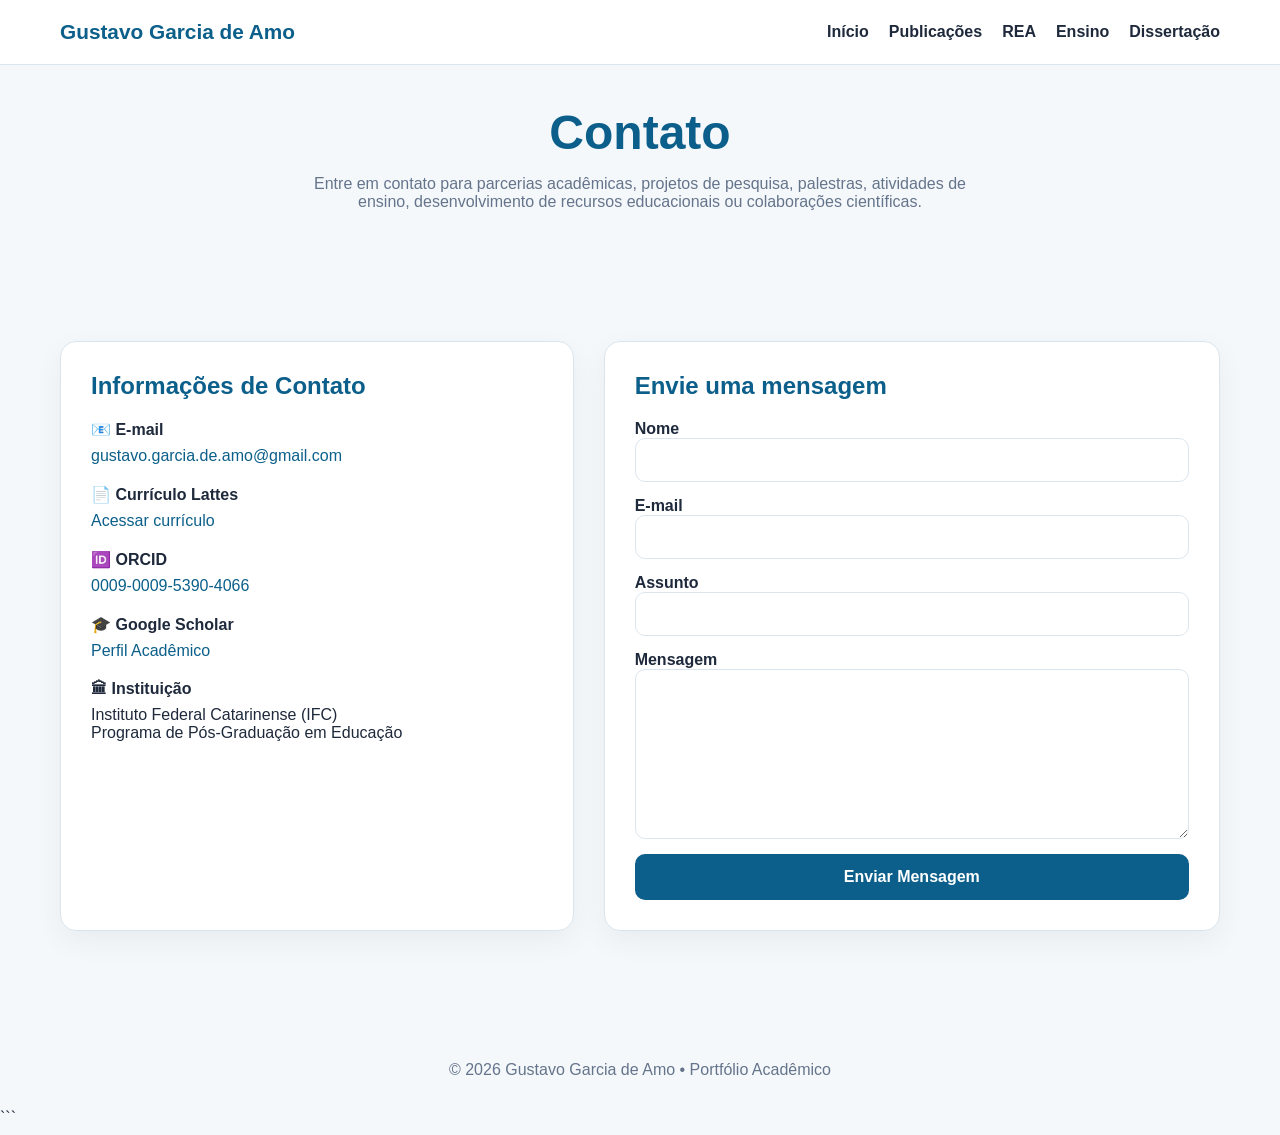
<file: contato.html>
<html lang="pt-BR">
<head>
<meta charset="UTF-8">
<meta name="viewport" content="width=device-width, initial-scale=1.0">

<title>Contato | Gustavo Garcia de Amo</title>

<style>

:root{
    --primary:#0b5f8a;
    --primary-dark:#084a6c;
    --accent:#18a999;
    --bg:#f5f8fb;
    --card:#ffffff;
    --text:#1e293b;
    --muted:#64748b;
    --border:#dbe5ee;
}

*{
    margin:0;
    padding:0;
    box-sizing:border-box;
}

body{
    font-family:Arial, Helvetica, sans-serif;
    background:var(--bg);
    color:var(--text);
}

.container{
    max-width:1200px;
    margin:auto;
    padding:40px 20px;
}

header{
    background:white;
    border-bottom:1px solid var(--border);
}

.nav{
    max-width:1200px;
    margin:auto;
    padding:20px;
    display:flex;
    justify-content:space-between;
    align-items:center;
}

.logo{
    font-size:1.3rem;
    font-weight:bold;
    color:var(--primary);
}

.nav-links{
    display:flex;
    gap:20px;
}

.nav-links a{
    text-decoration:none;
    color:var(--text);
    font-weight:600;
}

.nav-links a:hover{
    color:var(--primary);
}

.hero{
    text-align:center;
    margin-bottom:50px;
}

.hero h1{
    font-size:3rem;
    color:var(--primary);
    margin-bottom:15px;
}

.hero p{
    color:var(--muted);
    max-width:700px;
    margin:auto;
}

.contact-grid{
    display:grid;
    grid-template-columns:1fr 1.2fr;
    gap:30px;
}

.card{
    background:var(--card);
    border-radius:16px;
    padding:30px;
    border:1px solid var(--border);
    box-shadow:0 10px 30px rgba(0,0,0,.05);
}

.card h2{
    color:var(--primary);
    margin-bottom:20px;
}

.info-item{
    margin-bottom:20px;
}

.info-item h3{
    margin-bottom:8px;
    font-size:1rem;
}

.info-item a{
    color:var(--primary);
    text-decoration:none;
}

.info-item a:hover{
    text-decoration:underline;
}

form{
    display:flex;
    flex-direction:column;
    gap:15px;
}

label{
    font-weight:600;
}

input,
textarea{
    width:100%;
    padding:12px;
    border:1px solid var(--border);
    border-radius:10px;
    font-size:1rem;
}

input:focus,
textarea:focus{
    outline:none;
    border-color:var(--primary);
}

button{
    background:var(--primary);
    color:white;
    border:none;
    padding:14px;
    border-radius:10px;
    font-size:1rem;
    cursor:pointer;
    font-weight:bold;
}

button:hover{
    background:var(--primary-dark);
}

footer{
    margin-top:60px;
    padding:30px;
    text-align:center;
    color:var(--muted);
}

@media(max-width:900px){

.contact-grid{
    grid-template-columns:1fr;
}

.hero h1{
    font-size:2.2rem;
}

}

</style>
</head>

<body>

<header>
    <nav class="nav">

        <div class="logo">
            Gustavo Garcia de Amo
        </div>

        <div class="nav-links">
            <a href="index.html">Início</a>
            <a href="publicacoes.html">Publicações</a>
            <a href="rea.html">REA</a>
            <a href="ensino.html">Ensino</a>
            <a href="dissertacao.html">Dissertação</a>
        </div>

    </nav>
</header>

<section class="container hero">

    <h1>Contato</h1>

    <p>
        Entre em contato para parcerias acadêmicas,
        projetos de pesquisa, palestras, atividades de ensino,
        desenvolvimento de recursos educacionais ou colaborações científicas.
    </p>

</section>

<section class="container">

    <div class="contact-grid">

        <div class="card">

            <h2>Informações de Contato</h2>

            <div class="info-item">
                <h3>📧 E-mail</h3>
                <a href="mailto:gustavo.garcia.de.amo@gmail.com">
                    gustavo.garcia.de.amo@gmail.com
                </a>
            </div>

            <div class="info-item">
                <h3>📄 Currículo Lattes</h3>
                <a href="http://lattes.cnpq.br/8461796088196201" target="_blank">
                    Acessar currículo
                </a>
            </div>

            <div class="info-item">
                <h3>🆔 ORCID</h3>
                <a href="https://orcid.org/0009-0009-5390-4066" target="_blank">
                    0009-0009-5390-4066
                </a>
            </div>

            <div class="info-item">
                <h3>🎓 Google Scholar</h3>
                <a href="https://scholar.google.com.br/citations?user=vehTwo4AAAAJ" target="_blank">
                    Perfil Acadêmico
                </a>
            </div>

            <div class="info-item">
                <h3>🏛 Instituição</h3>
                <p>
                    Instituto Federal Catarinense (IFC)<br>
                    Programa de Pós-Graduação em Educação
                </p>
            </div>

        </div>

        <div class="card">

            <h2>Envie uma mensagem</h2>

            <form action="https://formsubmit.co/gustavo.garcia.de.amo@gmail.com" method="POST">

                <input type="hidden" name="_captcha" value="false">

                <input type="hidden"
                       name="_subject"
                       value="Contato pelo Portfólio Acadêmico">

                <input type="hidden"
                       name="_next"
                       value="https://SEUUSUARIO.github.io/obrigado.html">

                <div>
                    <label>Nome</label>
                    <input type="text" name="Nome" required>
                </div>

                <div>
                    <label>E-mail</label>
                    <input type="email" name="Email" required>
                </div>

                <div>
                    <label>Assunto</label>
                    <input type="text" name="Assunto" required>
                </div>

                <div>
                    <label>Mensagem</label>
                    <textarea name="Mensagem" rows="8" required></textarea>
                </div>

                <button type="submit">
                    Enviar Mensagem
                </button>

            </form>

        </div>

    </div>

</section>

<footer>
    © 2026 Gustavo Garcia de Amo • Portfólio Acadêmico
</footer>

</body>
</html>
```
</file>
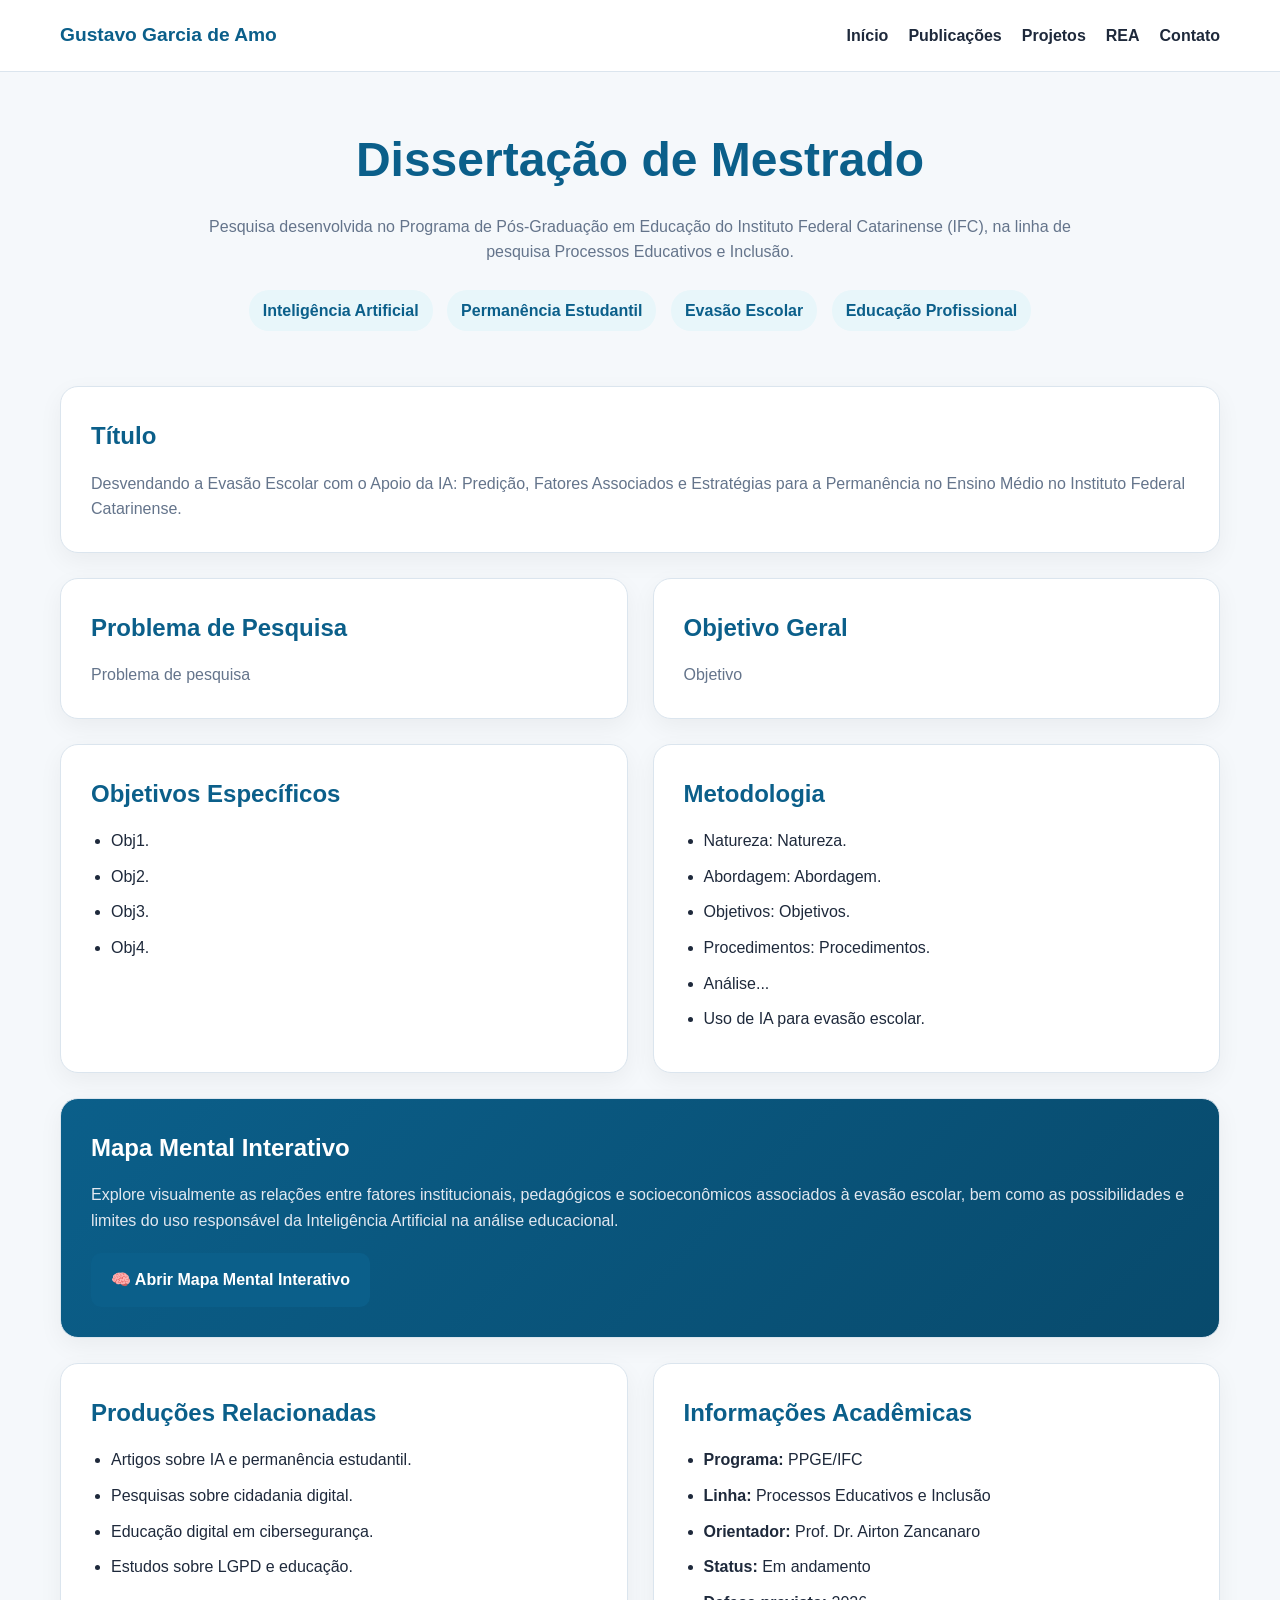
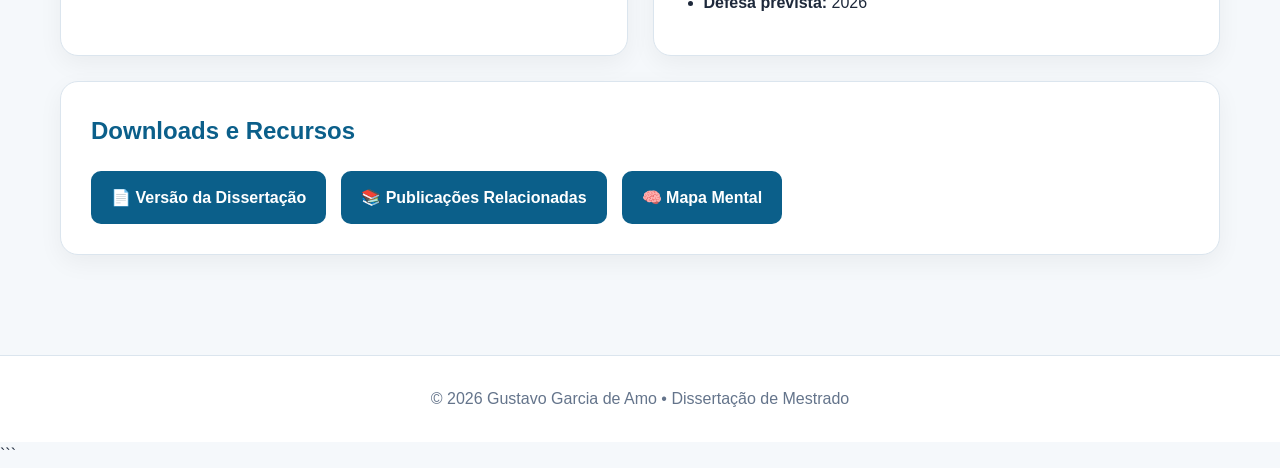
<file: dissertacao.html>
<html lang="pt-BR">
<head>
<meta charset="UTF-8">
<meta name="viewport" content="width=device-width, initial-scale=1.0">

<title>Dissertação | Gustavo Garcia de Amo</title>

<style>

:root{
    --primary:#0b5f8a;
    --primary-dark:#084a6c;
    --accent:#18a999;
    --bg:#f5f8fb;
    --card:#ffffff;
    --text:#1e293b;
    --muted:#64748b;
    --border:#dbe5ee;
}

*{
    margin:0;
    padding:0;
    box-sizing:border-box;
}

body{
    font-family:Arial, Helvetica, sans-serif;
    background:var(--bg);
    color:var(--text);
    line-height:1.6;
}

a{
    text-decoration:none;
}

header{
    background:white;
    border-bottom:1px solid var(--border);
    position:sticky;
    top:0;
    z-index:100;
}

.nav{
    max-width:1200px;
    margin:auto;
    padding:20px;
    display:flex;
    justify-content:space-between;
    align-items:center;
}

.logo{
    color:var(--primary);
    font-weight:bold;
    font-size:1.2rem;
}

.menu{
    display:flex;
    gap:20px;
    flex-wrap:wrap;
}

.menu a{
    color:var(--text);
    font-weight:600;
}

.menu a:hover{
    color:var(--primary);
}

.container{
    max-width:1200px;
    margin:auto;
    padding:50px 20px;
}

.hero{
    text-align:center;
    margin-bottom:50px;
}

.hero h1{
    color:var(--primary);
    font-size:3rem;
    margin-bottom:15px;
}

.hero p{
    max-width:900px;
    margin:auto;
    color:var(--muted);
}

.badges{
    margin-top:20px;
}

.badge{
    display:inline-block;
    margin:5px;
    padding:8px 14px;
    border-radius:20px;
    background:#e8f6fa;
    color:var(--primary);
    font-weight:bold;
}

.grid{
    display:grid;
    grid-template-columns:1fr 1fr;
    gap:25px;
}

.card{
    background:white;
    border:1px solid var(--border);
    border-radius:18px;
    padding:30px;
    box-shadow:0 8px 25px rgba(0,0,0,.05);
}

.card h2{
    color:var(--primary);
    margin-bottom:15px;
}

.card p{
    color:var(--muted);
}

.full{
    grid-column:1/-1;
}

.btn-area{
    display:flex;
    gap:15px;
    flex-wrap:wrap;
    margin-top:20px;
}

.btn{
    display:inline-block;
    padding:14px 20px;
    background:var(--primary);
    color:white;
    border-radius:10px;
    font-weight:bold;
}

.btn:hover{
    background:var(--primary-dark);
}

.lista{
    padding-left:20px;
}

.lista li{
    margin-bottom:10px;
}

.destaque{
    background:linear-gradient(135deg,var(--primary),var(--primary-dark));
    color:white;
}

.destaque h2{
    color:white;
}

.destaque p{
    color:#e2e8f0;
}

footer{
    margin-top:50px;
    text-align:center;
    padding:30px;
    background:white;
    border-top:1px solid var(--border);
    color:var(--muted);
}

@media(max-width:900px){

.grid{
    grid-template-columns:1fr;
}

.hero h1{
    font-size:2.2rem;
}

}

</style>

</head>

<body>

<header>

    <nav class="nav">

        <div class="logo">
            Gustavo Garcia de Amo
        </div>

        <div class="menu">
            <a href="index.html">Início</a>
            <a href="publicacoes.html">Publicações</a>
            <a href="projetos.html">Projetos</a>
            <a href="rea.html">REA</a>
            <a href="contato.html">Contato</a>
        </div>

    </nav>

</header>

<section class="container">

    <div class="hero">

        <h1>Dissertação de Mestrado</h1>

        <p>
            Pesquisa desenvolvida no Programa de Pós-Graduação em Educação
            do Instituto Federal Catarinense (IFC), na linha de pesquisa
            Processos Educativos e Inclusão.
        </p>

        <div class="badges">
            <span class="badge">Inteligência Artificial</span>
            <span class="badge">Permanência Estudantil</span>
            <span class="badge">Evasão Escolar</span>
            <span class="badge">Educação Profissional</span>
        </div>

    </div>

    <div class="grid">

        <div class="card full">

            <h2>Título</h2>

            <p>
                Desvendando a Evasão Escolar com o Apoio da IA:
                Predição, Fatores Associados e Estratégias para a
                Permanência no Ensino Médio no Instituto Federal Catarinense.
            </p>

        </div>

        <div class="card">

            <h2>Problema de Pesquisa</h2>

            <p>
               Problema de pesquisa
            </p>

        </div>

        <div class="card">

            <h2>Objetivo Geral</h2>

            <p>
              Objetivo
            </p>

        </div>

        <div class="card">

            <h2>Objetivos Específicos</h2>

            <ul class="lista">
                <li>Obj1.</li>
                <li>Obj2.</li>
                <li>Obj3.</li>
                <li>Obj4.</li>
            </ul>

        </div>

        <div class="card">

            <h2>Metodologia</h2>

            <ul class="lista">
                <li>Natureza: Natureza.</li>
                <li>Abordagem: Abordagem.</li>
                <li>Objetivos: Objetivos.</li>
                <li>Procedimentos: Procedimentos.</li>
                <li>Análise...</li>
                <li>Uso de IA para evasão escolar.</li>
            </ul>

        </div>

        <div class="card destaque full">

            <h2>Mapa Mental Interativo</h2>

            <p>
                Explore visualmente as relações entre fatores institucionais,
                pedagógicos e socioeconômicos associados à evasão escolar,
                bem como as possibilidades e limites do uso responsável da
                Inteligência Artificial na análise educacional.
            </p>

            <div class="btn-area">

                <a class="btn"
                   href="mapa_mental_ia_interativo_relacoes_analiticas3.html">
                    🧠 Abrir Mapa Mental Interativo
                </a>

            </div>

        </div>

        <div class="card">

            <h2>Produções Relacionadas</h2>

            <ul class="lista">
                <li>Artigos sobre IA e permanência estudantil.</li>
                <li>Pesquisas sobre cidadania digital.</li>
                <li>Educação digital em cibersegurança.</li>
                <li>Estudos sobre LGPD e educação.</li>
            </ul>

        </div>

        <div class="card">

            <h2>Informações Acadêmicas</h2>

            <ul class="lista">
                <li><strong>Programa:</strong> PPGE/IFC</li>
                <li><strong>Linha:</strong> Processos Educativos e Inclusão</li>
                <li><strong>Orientador:</strong> Prof. Dr. Airton Zancanaro</li>
                <li><strong>Status:</strong> Em andamento</li>
                <li><strong>Defesa prevista:</strong> 2026</li>
            </ul>

        </div>

        <div class="card full">

            <h2>Downloads e Recursos</h2>

            <div class="btn-area">

                <a class="btn" href="#">
                    📄 Versão da Dissertação
                </a>

                <a class="btn" href="publicacoes.html">
                    📚 Publicações Relacionadas
                </a>

                <a class="btn"
                   href="mapa_mental_ia_interativo_relacoes_analiticas3.html">
                    🧠 Mapa Mental
                </a>

            </div>

        </div>

    </div>

</section>

<footer>
    © 2026 Gustavo Garcia de Amo • Dissertação de Mestrado
</footer>

</body>
</html>
```
</file>
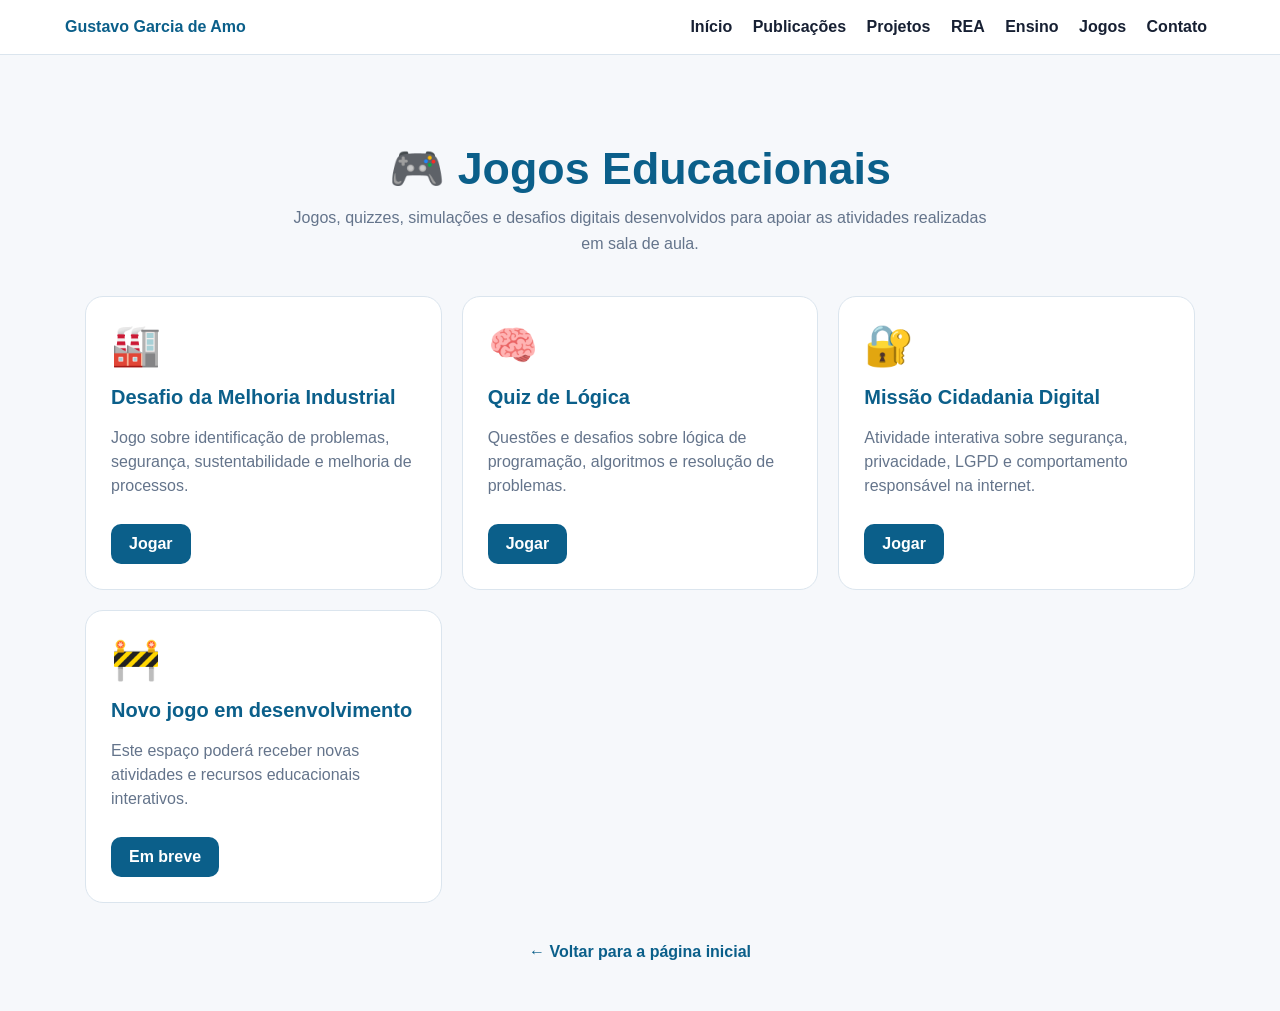
<file: jogos.html>
<!DOCTYPE html>
<html lang="pt-BR">

<head>
    <meta charset="UTF-8">
    <meta name="viewport" content="width=device-width, initial-scale=1.0">

    <title>Jogos Educacionais | Gustavo Garcia de Amo</title>

    <style>
        * {
            box-sizing: border-box;
        }

        body {
            font-family: Arial, sans-serif;
            background: #f6f8fb;
            margin: 0;
            color: #172033;
        }

        header {
            background: #fff;
            border-bottom: 1px solid #dbe5ee;
            padding: 18px;
        }

        nav {
            max-width: 1150px;
            margin: auto;
            display: flex;
            justify-content: space-between;
            align-items: center;
            flex-wrap: wrap;
            gap: 15px;
        }

        nav a {
            text-decoration: none;
            color: #172033;
            margin: 0 8px;
            font-weight: 600;
        }

        nav a:hover {
            color: #0b5f8a;
        }

        .logo {
            color: #0b5f8a;
            font-weight: 800;
        }

        .container {
            max-width: 1150px;
            margin: auto;
            padding: 50px 20px;
        }

        .titulo {
            text-align: center;
            margin-bottom: 40px;
        }

        .titulo h1 {
            color: #0b5f8a;
            font-size: 2.8rem;
            margin-bottom: 10px;
        }

        .titulo p {
            color: #64748b;
            max-width: 700px;
            margin: auto;
            line-height: 1.6;
        }

        .jogos {
            display: grid;
            grid-template-columns: repeat(auto-fit, minmax(270px, 1fr));
            gap: 20px;
        }

        .jogo {
            background: #fff;
            border: 1px solid #dbe5ee;
            border-radius: 18px;
            padding: 25px;
            transition: 0.2s;
        }

        .jogo:hover {
            transform: translateY(-4px);
            box-shadow: 0 8px 20px rgba(11, 95, 138, 0.12);
        }

        .jogo .icone {
            font-size: 2.5rem;
        }

        .jogo h2 {
            font-size: 1.25rem;
            color: #0b5f8a;
        }

        .jogo p {
            color: #64748b;
            line-height: 1.5;
        }

        .botao {
            display: inline-block;
            background: #0b5f8a;
            color: #fff;
            text-decoration: none;
            padding: 11px 18px;
            border-radius: 10px;
            margin-top: 10px;
            font-weight: bold;
        }

        .botao:hover {
            background: #08496b;
        }

        .voltar {
            text-align: center;
            margin-top: 40px;
        }

        .voltar a {
            color: #0b5f8a;
            text-decoration: none;
            font-weight: bold;
        }

        @media (max-width: 700px) {
            nav {
                flex-direction: column;
                text-align: center;
            }

            nav a {
                display: inline-block;
                margin: 6px;
            }

            .titulo h1 {
                font-size: 2.2rem;
            }
        }
    </style>
</head>

<body>

    <header>
        <nav>
            <div class="logo">Gustavo Garcia de Amo</div>

            <div>
                <a href="index.html">Início</a>
                <a href="publicacoes.html">Publicações</a>
                <a href="projetos.html">Projetos</a>
                <a href="rea.html">REA</a>
                <a href="ensino.html">Ensino</a>
                <a href="jogos.html">Jogos</a>
                <a href="contato.html">Contato</a>
            </div>
        </nav>
    </header>

    <main class="container">

        <section class="titulo">
            <h1>🎮 Jogos Educacionais</h1>

            <p>
                Jogos, quizzes, simulações e desafios digitais desenvolvidos
                para apoiar as atividades realizadas em sala de aula.
            </p>
        </section>

        <section class="jogos">

            <article class="jogo">
                <div class="icone">🏭</div>

                <h2>Desafio da Melhoria Industrial</h2>

                <p>
                    Jogo sobre identificação de problemas, segurança,
                    sustentabilidade e melhoria de processos.
                </p>

                <a
                    class="botao"
                    href="jogos/OperaEmpresaSegura/index.html"
                >
                    Jogar
                </a>
            </article>

            <article class="jogo">
                <div class="icone">🧠</div>

                <h2>Quiz de Lógica</h2>

                <p>
                    Questões e desafios sobre lógica de programação,
                    algoritmos e resolução de problemas.
                </p>

                <a
                    class="botao"
                    href="jogos/quiz-logica/index.html"
                >
                    Jogar
                </a>
            </article>

            <article class="jogo">
                <div class="icone">🔐</div>

                <h2>Missão Cidadania Digital</h2>

                <p>
                    Atividade interativa sobre segurança, privacidade,
                    LGPD e comportamento responsável na internet.
                </p>

                <a
                    class="botao"
                    href="jogos/cidadania-digital/index.html"
                >
                    Jogar
                </a>
            </article>

            <article class="jogo">
                <div class="icone">🚧</div>

                <h2>Novo jogo em desenvolvimento</h2>

                <p>
                    Este espaço poderá receber novas atividades e recursos
                    educacionais interativos.
                </p>

                <a class="botao" href="#">
                    Em breve
                </a>
            </article>

        </section>

        <div class="voltar">
            <a href="index.html">← Voltar para a página inicial</a>
        </div>

    </main>

</body>
</html>
</file>
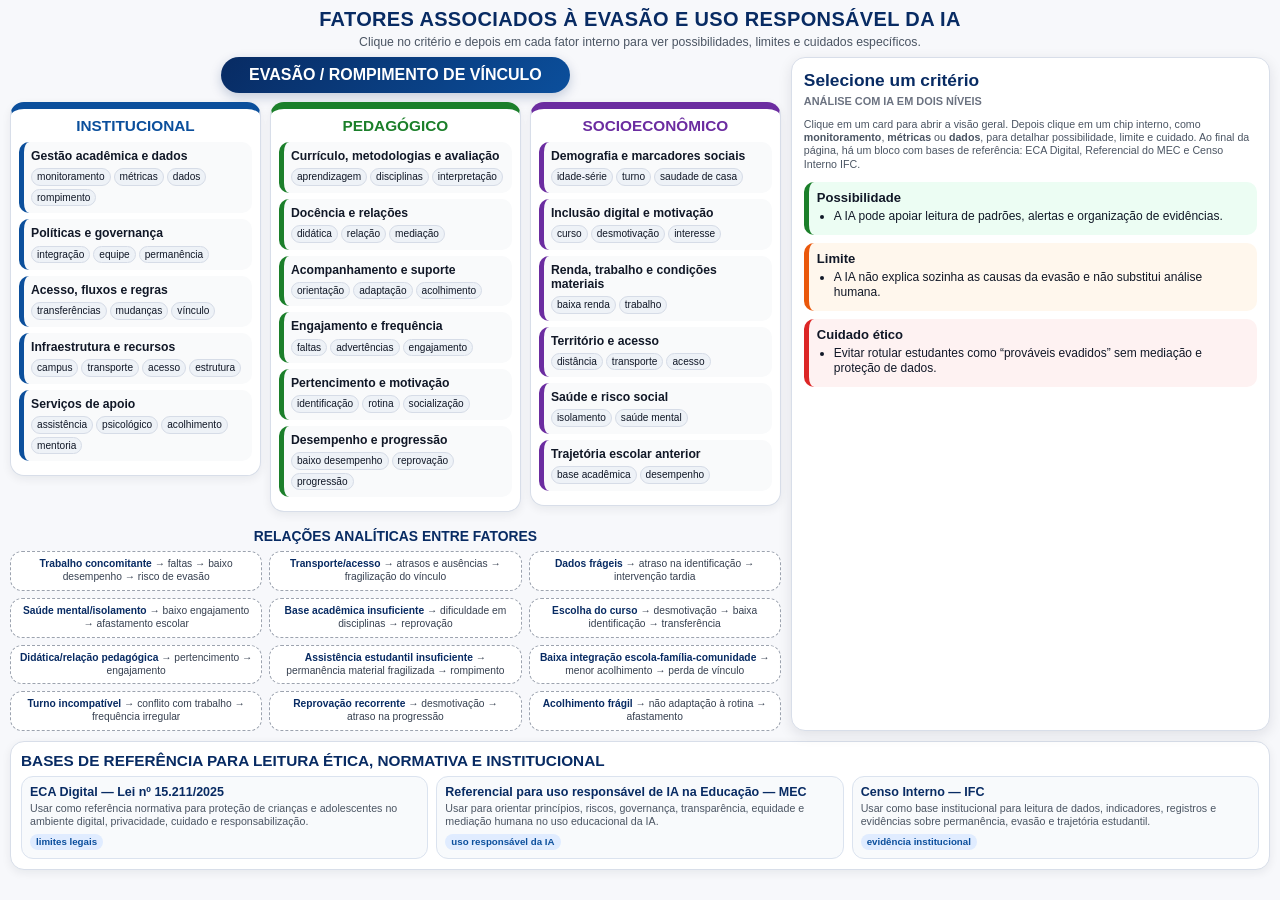
<file: mapa_mental_ia_interativo_relacoes_analiticas3.html>
<!DOCTYPE html>
<html lang="pt-BR">
<head>
<meta charset="UTF-8" />
<meta name="viewport" content="width=device-width, initial-scale=1.0" />
<title>Mapa mental interativo interno - Evasão e IA</title>
<style>
  @page { size: A4 landscape; margin: 0.7cm; }
  * { box-sizing: border-box; }
  body { margin:0; font-family: Arial, Helvetica, sans-serif; background:#f7f8fb; color:#111827; font-size:9pt; }
  h1 { text-align:center; margin:8px 0 4px; font-size:15pt; color:#082b63; text-transform:uppercase; letter-spacing:.35px; }
  .subtitulo { text-align:center; margin:0 0 8px; color:#4b5563; font-size:9.2pt; }
  .layout { display:grid; grid-template-columns: 1.85fr 1.15fr; gap:10px; padding:0 10px 10px; }
  .mapa { display:grid; grid-template-columns:repeat(3,1fr); gap:9px; align-items:start; }
  .nucleo { grid-column:1/4; justify-self:center; background:linear-gradient(135deg,#082b63,#0b4f9c); color:#fff; padding:9px 28px; border-radius:999px; font-size:12pt; font-weight:bold; box-shadow:0 4px 12px rgba(8,43,99,.22); }
  .codigo { border-radius:14px; padding:8px; background:#fff; border:1px solid #d8dee9; box-shadow:0 3px 10px rgba(15,23,42,.07); }
  .codigo h2 { margin:0 0 7px; text-align:center; font-size:11.5pt; text-transform:uppercase; }
  .institucional { border-top:7px solid #0b4f9c; } .pedagogico { border-top:7px solid #1b7f2a; } .socioeconomico { border-top:7px solid #6b2ca0; }
  .institucional h2 { color:#0b4f9c; } .pedagogico h2 { color:#1b7f2a; } .socioeconomico h2 { color:#6b2ca0; }
  .card { border-radius:10px; padding:7px; margin-bottom:6px; background:#f9fafb; border-left:5px solid #9ca3af; cursor:pointer; transition:all .18s ease; }
  .card:hover, .card.active { transform:translateY(-1px); background:#fff; box-shadow:0 3px 9px rgba(15,23,42,.13); }
  .institucional .card { border-left-color:#0b4f9c; } .pedagogico .card { border-left-color:#1b7f2a; } .socioeconomico .card { border-left-color:#6b2ca0; }
  .card h3 { margin:0 0 5px; font-size:9.15pt; line-height:1.16; }
  .chips { display:flex; flex-wrap:wrap; gap:3px; }
  .chip { display:inline-block; padding:2px 5px; border-radius:999px; background:#eef2f7; border:1px solid #d6dce7; font-size:7.6pt; line-height:1.15; cursor:pointer; }
  .chip:hover, .chip.active { background:#dbeafe; border-color:#93c5fd; }
  .painel { position:sticky; top:8px; background:#fff; border-radius:14px; border:1px solid #d8dee9; box-shadow:0 4px 14px rgba(15,23,42,.10); padding:12px; min-height:470px; max-height:95vh; overflow:auto; }
  .painel h2 { margin:0 0 4px; font-size:13pt; color:#082b63; }
  .tipo { font-size:8.2pt; text-transform:uppercase; font-weight:bold; color:#6b7280; margin-bottom:8px; }
  .box { border-radius:10px; padding:8px; margin:8px 0; }
  .possibilidade { background:#ecfdf3; border-left:5px solid #1b7f2a; } .limite { background:#fff7ed; border-left:5px solid #ea580c; } .cuidado { background:#fef2f2; border-left:5px solid #dc2626; } .detalhe { background:#eff6ff; border-left:5px solid #2563eb; }
  .box h3 { margin:0 0 4px; font-size:9.8pt; }
  .box ul { margin:0; padding-left:17px; } .box li { margin-bottom:3px; line-height:1.25; }
  .subitens { display:grid; grid-template-columns:repeat(2,1fr); gap:5px; margin:8px 0; }
  .subitem { border:1px solid #dbe3ef; background:#f8fafc; border-radius:10px; padding:6px; cursor:pointer; font-size:8.2pt; line-height:1.2; }
  .subitem:hover, .subitem.active { background:#eff6ff; border-color:#60a5fa; box-shadow:0 2px 7px rgba(37,99,235,.15); }
  .relacoes { grid-column:1/4; display:grid; grid-template-columns:repeat(3,1fr); gap:7px; margin-top:3px; }
  .relacoes-titulo { grid-column:1/4; text-align:center; font-size:10.4pt; color:#082b63; font-weight:bold; margin:4px 0 0; text-transform:uppercase; }
  .relacao { background:#fff; border:1px dashed #9ca3af; border-radius:12px; padding:6px 8px; font-size:7.7pt; color:#374151; line-height:1.25; cursor:pointer; transition:all .18s ease; }
  .relacao:hover, .relacao.active { background:#eff6ff; border-color:#60a5fa; transform:translateY(-1px); box-shadow:0 2px 8px rgba(37,99,235,.12); }
  .relacao b { color:#082b63; }
  .hint { margin-top:8px; font-size:8pt; color:#6b7280; border-top:1px solid #e5e7eb; padding-top:7px; }
  .mini { font-size:8pt; color:#4b5563; line-height:1.25; }

  .referencias { margin:0 10px 12px; background:#fff; border:1px solid #d8dee9; border-radius:14px; padding:10px; box-shadow:0 3px 10px rgba(15,23,42,.07); }
  .referencias h2 { margin:0 0 6px; font-size:11.5pt; color:#082b63; text-transform:uppercase; }
  .refs-grid { display:grid; grid-template-columns:repeat(3,1fr); gap:8px; }
  .ref-card { display:block; text-decoration:none; color:#111827; border:1px solid #dbe3ef; border-radius:12px; padding:8px; background:#f8fafc; transition:all .18s ease; }
  .ref-card:hover { background:#eff6ff; border-color:#60a5fa; transform:translateY(-1px); box-shadow:0 2px 8px rgba(37,99,235,.14); }
  .ref-card strong { display:block; font-size:9.4pt; margin-bottom:3px; color:#082b63; }
  .ref-card span { display:block; font-size:8pt; color:#4b5563; line-height:1.25; }
  .ref-tag { display:inline-block !important; margin-top:5px; padding:2px 6px; border-radius:999px; background:#e0ecff; color:#0b4f9c !important; font-size:7.3pt !important; font-weight:bold; }
  @media (max-width: 900px) { .layout{grid-template-columns:1fr;} .refs-grid{grid-template-columns:1fr;} }
  @media print { body{-webkit-print-color-adjust:exact; print-color-adjust:exact;} .painel{position:static; max-height:none;} .ref-card{break-inside:avoid;} }
</style>
</head>
<body>
<h1>Fatores associados à evasão e uso responsável da IA</h1>
<p class="subtitulo">Clique no critério e depois em cada fator interno para ver possibilidades, limites e cuidados específicos.</p>
<div class="layout">
<main class="mapa">
<div class="nucleo">EVASÃO / ROMPIMENTO DE VÍNCULO</div>
<section class="codigo institucional"><h2>Institucional</h2>
  <div class="card" onclick="mostrarCriterio('gestao', this)"><h3>Gestão acadêmica e dados</h3><div class="chips"><span class="chip" onclick="abrirFator(event,'gestao','monitoramento')">monitoramento</span><span class="chip" onclick="abrirFator(event,'gestao','metricas')">métricas</span><span class="chip" onclick="abrirFator(event,'gestao','dados')">dados</span><span class="chip" onclick="abrirFator(event,'gestao','rompimento')">rompimento</span></div></div>
  <div class="card" onclick="mostrarCriterio('governanca', this)"><h3>Políticas e governança</h3><div class="chips"><span class="chip" onclick="abrirFator(event,'governanca','integracao')">integração</span><span class="chip" onclick="abrirFator(event,'governanca','equipe')">equipe</span><span class="chip" onclick="abrirFator(event,'governanca','permanencia')">permanência</span></div></div>
  <div class="card" onclick="mostrarCriterio('fluxos', this)"><h3>Acesso, fluxos e regras</h3><div class="chips"><span class="chip" onclick="abrirFator(event,'fluxos','transferencias')">transferências</span><span class="chip" onclick="abrirFator(event,'fluxos','mudancas')">mudanças</span><span class="chip" onclick="abrirFator(event,'fluxos','vinculo')">vínculo</span></div></div>
  <div class="card" onclick="mostrarCriterio('infra', this)"><h3>Infraestrutura e recursos</h3><div class="chips"><span class="chip" onclick="abrirFator(event,'infra','campus')">campus</span><span class="chip" onclick="abrirFator(event,'infra','transporte')">transporte</span><span class="chip" onclick="abrirFator(event,'infra','acesso')">acesso</span><span class="chip" onclick="abrirFator(event,'infra','estrutura')">estrutura</span></div></div>
  <div class="card" onclick="mostrarCriterio('apoio', this)"><h3>Serviços de apoio</h3><div class="chips"><span class="chip" onclick="abrirFator(event,'apoio','assistencia')">assistência</span><span class="chip" onclick="abrirFator(event,'apoio','psicologico')">psicológico</span><span class="chip" onclick="abrirFator(event,'apoio','acolhimento')">acolhimento</span><span class="chip" onclick="abrirFator(event,'apoio','mentoria')">mentoria</span></div></div>
</section>
<section class="codigo pedagogico"><h2>Pedagógico</h2>
  <div class="card" onclick="mostrarCriterio('curriculo', this)"><h3>Currículo, metodologias e avaliação</h3><div class="chips"><span class="chip" onclick="abrirFator(event,'curriculo','aprendizagem')">aprendizagem</span><span class="chip" onclick="abrirFator(event,'curriculo','disciplinas')">disciplinas</span><span class="chip" onclick="abrirFator(event,'curriculo','texto')">interpretação</span></div></div>
  <div class="card" onclick="mostrarCriterio('docencia', this)"><h3>Docência e relações</h3><div class="chips"><span class="chip" onclick="abrirFator(event,'docencia','didatica')">didática</span><span class="chip" onclick="abrirFator(event,'docencia','relacao')">relação</span><span class="chip" onclick="abrirFator(event,'docencia','mediacao')">mediação</span></div></div>
  <div class="card" onclick="mostrarCriterio('suporte', this)"><h3>Acompanhamento e suporte</h3><div class="chips"><span class="chip" onclick="abrirFator(event,'suporte','orientacao')">orientação</span><span class="chip" onclick="abrirFator(event,'suporte','adaptacao')">adaptação</span><span class="chip" onclick="abrirFator(event,'suporte','acolhimento')">acolhimento</span></div></div>
  <div class="card" onclick="mostrarCriterio('engajamento', this)"><h3>Engajamento e frequência</h3><div class="chips"><span class="chip" onclick="abrirFator(event,'engajamento','faltas')">faltas</span><span class="chip" onclick="abrirFator(event,'engajamento','advertencias')">advertências</span><span class="chip" onclick="abrirFator(event,'engajamento','engajamento')">engajamento</span></div></div>
  <div class="card" onclick="mostrarCriterio('pertencimento', this)"><h3>Pertencimento e motivação</h3><div class="chips"><span class="chip" onclick="abrirFator(event,'pertencimento','identificacao')">identificação</span><span class="chip" onclick="abrirFator(event,'pertencimento','rotina')">rotina</span><span class="chip" onclick="abrirFator(event,'pertencimento','socializacao')">socialização</span></div></div>
  <div class="card" onclick="mostrarCriterio('desempenho', this)"><h3>Desempenho e progressão</h3><div class="chips"><span class="chip" onclick="abrirFator(event,'desempenho','baixo')">baixo desempenho</span><span class="chip" onclick="abrirFator(event,'desempenho','reprovacao')">reprovação</span><span class="chip" onclick="abrirFator(event,'desempenho','progressao')">progressão</span></div></div>
</section>
<section class="codigo socioeconomico"><h2>Socioeconômico</h2>
  <div class="card" onclick="mostrarCriterio('demografia', this)"><h3>Demografia e marcadores sociais</h3><div class="chips"><span class="chip" onclick="abrirFator(event,'demografia','idadeserie')">idade-série</span><span class="chip" onclick="abrirFator(event,'demografia','turno')">turno</span><span class="chip" onclick="abrirFator(event,'demografia','saudade')">saudade de casa</span></div></div>
  <div class="card" onclick="mostrarCriterio('motivacao', this)"><h3>Inclusão digital e motivação</h3><div class="chips"><span class="chip" onclick="abrirFator(event,'motivacao','curso')">curso</span><span class="chip" onclick="abrirFator(event,'motivacao','desmotivacao')">desmotivação</span><span class="chip" onclick="abrirFator(event,'motivacao','interesse')">interesse</span></div></div>
  <div class="card" onclick="mostrarCriterio('renda', this)"><h3>Renda, trabalho e condições materiais</h3><div class="chips"><span class="chip" onclick="abrirFator(event,'renda','baixa')">baixa renda</span><span class="chip" onclick="abrirFator(event,'renda','trabalho')">trabalho</span></div></div>
  <div class="card" onclick="mostrarCriterio('territorio', this)"><h3>Território e acesso</h3><div class="chips"><span class="chip" onclick="abrirFator(event,'territorio','distancia')">distância</span><span class="chip" onclick="abrirFator(event,'territorio','transporte')">transporte</span><span class="chip" onclick="abrirFator(event,'territorio','acesso')">acesso</span></div></div>
  <div class="card" onclick="mostrarCriterio('saude', this)"><h3>Saúde e risco social</h3><div class="chips"><span class="chip" onclick="abrirFator(event,'saude','isolamento')">isolamento</span><span class="chip" onclick="abrirFator(event,'saude','mental')">saúde mental</span></div></div>
  <div class="card" onclick="mostrarCriterio('trajetoria', this)"><h3>Trajetória escolar anterior</h3><div class="chips"><span class="chip" onclick="abrirFator(event,'trajetoria','base')">base acadêmica</span><span class="chip" onclick="abrirFator(event,'trajetoria','desempenho')">desempenho</span></div></div>
</section>
<div class="relacoes">
  <div class="relacoes-titulo">Relações analíticas entre fatores</div>
  <button class="relacao" onclick="mostrarRelacao('r1', this)"><b>Trabalho concomitante</b> → faltas → baixo desempenho → risco de evasão</button>
  <button class="relacao" onclick="mostrarRelacao('r2', this)"><b>Transporte/acesso</b> → atrasos e ausências → fragilização do vínculo</button>
  <button class="relacao" onclick="mostrarRelacao('r3', this)"><b>Dados frágeis</b> → atraso na identificação → intervenção tardia</button>
  <button class="relacao" onclick="mostrarRelacao('r4', this)"><b>Saúde mental/isolamento</b> → baixo engajamento → afastamento escolar</button>
  <button class="relacao" onclick="mostrarRelacao('r5', this)"><b>Base acadêmica insuficiente</b> → dificuldade em disciplinas → reprovação</button>
  <button class="relacao" onclick="mostrarRelacao('r6', this)"><b>Escolha do curso</b> → desmotivação → baixa identificação → transferência</button>
  <button class="relacao" onclick="mostrarRelacao('r7', this)"><b>Didática/relação pedagógica</b> → pertencimento → engajamento</button>
  <button class="relacao" onclick="mostrarRelacao('r8', this)"><b>Assistência estudantil insuficiente</b> → permanência material fragilizada → rompimento</button>
  <button class="relacao" onclick="mostrarRelacao('r9', this)"><b>Baixa integração escola-família-comunidade</b> → menor acolhimento → perda de vínculo</button>
  <button class="relacao" onclick="mostrarRelacao('r10', this)"><b>Turno incompatível</b> → conflito com trabalho → frequência irregular</button>
  <button class="relacao" onclick="mostrarRelacao('r11', this)"><b>Reprovação recorrente</b> → desmotivação → atraso na progressão</button>
  <button class="relacao" onclick="mostrarRelacao('r12', this)"><b>Acolhimento frágil</b> → não adaptação à rotina → afastamento</button>
</div>
</main>
<aside class="painel" id="painel">
  <h2>Selecione um critério</h2><div class="tipo">Análise com IA em dois níveis</div>
  <p class="mini">Clique em um card para abrir a visão geral. Depois clique em um chip interno, como <b>monitoramento</b>, <b>métricas</b> ou <b>dados</b>, para detalhar possibilidade, limite e cuidado. Ao final da página, há um bloco com bases de referência: ECA Digital, Referencial do MEC e Censo Interno IFC.</p>
  <div class="box possibilidade"><h3>Possibilidade</h3><ul><li>A IA pode apoiar leitura de padrões, alertas e organização de evidências.</li></ul></div>
  <div class="box limite"><h3>Limite</h3><ul><li>A IA não explica sozinha as causas da evasão e não substitui análise humana.</li></ul></div>
  <div class="box cuidado"><h3>Cuidado ético</h3><ul><li>Evitar rotular estudantes como “prováveis evadidos” sem mediação e proteção de dados.</li></ul></div>
</aside>
</div>

<section class="referencias" id="bases-referencia">
  <h2>Bases de referência para leitura ética, normativa e institucional</h2>
  <div class="refs-grid">
    <a class="ref-card" href="https://www.planalto.gov.br/ccivil_03/_ato2023-2026/2025/lei/l15211.htm" target="_blank" rel="noopener noreferrer">
      <strong>ECA Digital — Lei nº 15.211/2025</strong>
      <span>Usar como referência normativa para proteção de crianças e adolescentes no ambiente digital, privacidade, cuidado e responsabilização.</span>
      <span class="ref-tag">limites legais</span>
    </a>
    <a class="ref-card" href="https://www.gov.br/mec/pt-br/media/segape/referencial-oficial-pt.pdf" target="_blank" rel="noopener noreferrer">
      <strong>Referencial para uso responsável de IA na Educação — MEC</strong>
      <span>Usar para orientar princípios, riscos, governança, transparência, equidade e mediação humana no uso educacional da IA.</span>
      <span class="ref-tag">uso responsável da IA</span>
    </a>
    <a class="ref-card" href="https://public.tableau.com/app/profile/pesquisa.institucional.do.ifc/viz/CensoInterno-InstitutoFederalCatarinense/CensoInterno?publish=yes" target="_blank" rel="noopener noreferrer">
      <strong>Censo Interno — IFC</strong>
      <span>Usar como base institucional para leitura de dados, indicadores, registros e evidências sobre permanência, evasão e trajetória estudantil.</span>
      <span class="ref-tag">evidência institucional</span>
    </a>
  </div>
</section>

<script>
const criterios = {
 gestao:{tipo:'Institucional',titulo:'Gestão acadêmica e dados',resumo:'Organiza o acompanhamento institucional da evasão por registros, indicadores, métricas e identificação do rompimento de vínculo.', fatores:['monitoramento','metricas','dados','rompimento']},
 governanca:{tipo:'Institucional',titulo:'Políticas e governança',resumo:'Articula decisões institucionais, integração escola-família-comunidade, equipe e permanência.', fatores:['integracao','equipe','permanencia']},
 fluxos:{tipo:'Institucional',titulo:'Acesso, fluxos e regras',resumo:'Observa mudanças de escola, transferências e manutenção ou perda do vínculo institucional.', fatores:['transferencias','mudancas','vinculo']},
 infra:{tipo:'Institucional',titulo:'Infraestrutura e recursos',resumo:'Relaciona campus, transporte, acesso e condições estruturais que afetam a permanência.', fatores:['campus','transporte','acesso','estrutura']},
 apoio:{tipo:'Institucional',titulo:'Serviços de apoio',resumo:'Abrange assistência estudantil, apoio psicológico, acolhimento e mentoria.', fatores:['assistencia','psicologico','acolhimento','mentoria']},
 curriculo:{tipo:'Pedagógico',titulo:'Currículo, metodologias e avaliação',resumo:'Analisa dificuldades de aprendizagem, disciplinas e interpretação de texto.', fatores:['aprendizagem','disciplinas','texto']},
 docencia:{tipo:'Pedagógico',titulo:'Docência e relações',resumo:'Observa didática, vínculo professor-estudante e mediação pedagógica.', fatores:['didatica','relacao','mediacao']},
 suporte:{tipo:'Pedagógico',titulo:'Acompanhamento e suporte',resumo:'Inclui orientação, adaptação institucional e acolhimento acadêmico.', fatores:['orientacao','adaptacao','acolhimento']},
 engajamento:{tipo:'Pedagógico',titulo:'Engajamento e frequência',resumo:'Foca faltas, advertências e queda de participação escolar.', fatores:['faltas','advertencias','engajamento']},
 pertencimento:{tipo:'Pedagógico',titulo:'Pertencimento e motivação',resumo:'Trata da identificação com o curso, adaptação à rotina e socialização.', fatores:['identificacao','rotina','socializacao']},
 desempenho:{tipo:'Pedagógico',titulo:'Desempenho e progressão',resumo:'Acompanha baixo desempenho, reprovação e progressão acadêmica.', fatores:['baixo','reprovacao','progressao']},
 demografia:{tipo:'Socioeconômico',titulo:'Demografia e marcadores sociais',resumo:'Considera idade-série, turno e elementos da trajetória social do estudante.', fatores:['idadeserie','turno','saudade']},
 motivacao:{tipo:'Socioeconômico',titulo:'Inclusão digital e motivação',resumo:'Relaciona escolha do curso, desmotivação e interesse.', fatores:['curso','desmotivacao','interesse']},
 renda:{tipo:'Socioeconômico',titulo:'Renda, trabalho e condições materiais',resumo:'Observa baixa renda, trabalho concomitante e condições materiais.', fatores:['baixa','trabalho']},
 territorio:{tipo:'Socioeconômico',titulo:'Território e acesso',resumo:'Relaciona distância, transporte e barreiras de acesso ao campus.', fatores:['distancia','transporte','acesso']},
 saude:{tipo:'Socioeconômico',titulo:'Saúde e risco social',resumo:'Inclui isolamento, saúde mental e situações de vulnerabilidade.', fatores:['isolamento','mental']},
 trajetoria:{tipo:'Socioeconômico',titulo:'Trajetória escolar anterior',resumo:'Considera base acadêmica e desempenho escolar anterior.', fatores:['base','desempenho']}
};
const fatorDados = {
 monitoramento:{nome:'Monitoramento',poss:['Detectar sinais iniciais: queda de frequência, reprovações, atrasos e mudanças bruscas de rendimento.','Gerar alertas para equipe pedagógica antes do rompimento do vínculo.'],lim:['Monitorar não é explicar: o alerta precisa ser interpretado por pessoas.','Pode virar vigilância se não houver finalidade pedagógica clara.'],cuidado:['Usar alertas como convite ao acolhimento, nunca como prova contra o estudante.']},
 metricas:{nome:'Métricas',poss:['Construir indicadores de permanência, frequência, progressão e atendimento.','Comparar períodos, turmas e cursos para localizar pontos críticos.'],lim:['Métrica ruim gera diagnóstico ruim.','Indicadores podem simplificar problemas sociais e pedagógicos complexos.'],cuidado:['Explicitar o que cada métrica mede, o que ela não mede e quem pode acessá-la.']},
 dados:{nome:'Dados',poss:['Integrar registros acadêmicos, planilhas, documentos institucionais e histórico de atendimentos.','Identificar lacunas, inconsistências e ausência de compilação contínua.'],lim:['Dados incompletos, antigos ou mal preenchidos prejudicam qualquer análise.','Ausência de dado não significa ausência de problema.'],cuidado:['Minimizar dados sensíveis e usar somente o necessário para a finalidade educacional.']},
 rompimento:{nome:'Rompimento de vínculo',poss:['Sinalizar trajetórias que se aproximam do desligamento, abandono ou transferência.','Apoiar busca ativa e ações de reaproximação institucional.'],lim:['Não deve prever destino individual como sentença.','Rompimento pode decorrer de causas externas invisíveis aos registros.'],cuidado:['Evitar linguagem determinista: usar “sinal de atenção”, não “aluno evadido provável”.']}
};
const generico = {
 integracao:['Integração escola-família-comunidade','Mapear ausência de comunicação e pontos de ruptura entre escola, família e comunidade.','IA não cria vínculo comunitário sozinha; precisa de ação institucional concreta.','Usar para apoiar contato e escuta, não para culpabilizar famílias.'],
 equipe:['Equipe institucional','Organizar demandas e histórico de acompanhamento por setor.','Não substitui formação, tempo de trabalho e equipe suficiente.','Evitar transferir responsabilidade humana para o sistema.'],
 permanencia:['Permanência estudantil','Cruzar fatores para orientar ações de permanência e êxito.','Permanência não se resolve só com indicador técnico.','Vincular análise a políticas reais de apoio.'],
 transferencias:['Transferências','Identificar padrões de transferências internas e externas.','Transferência não é necessariamente evasão ou fracasso.','Analisar o contexto antes de classificar.'],
 mudancas:['Mudanças de escola','Mapear instabilidade na trajetória escolar.','Dados podem não revelar motivos familiares, territoriais ou econômicos.','Evitar leitura punitiva da mobilidade escolar.'],
 vinculo:['Vínculo institucional','Acompanhar sinais de fragilização do vínculo com o curso ou campus.','Vínculo é relacional, não apenas administrativo.','Priorizar ações de acolhimento.'],
 campus:['Localização do campus','Relacionar localização com transporte, frequência e acesso.','IA não muda distância física nem oferta transporte.','Não culpabilizar o estudante pelo território.'],
 transporte:['Transporte','Cruzar dados de deslocamento, faltas e horários.','Não resolve precariedade ou ausência de transporte.','Usar como evidência para política institucional.'],
 acesso:['Acesso','Identificar barreiras de horário, deslocamento e infraestrutura.','Acesso não é só matrícula; envolve permanência real.','Analisar barreiras materiais com responsabilidade institucional.'],
 estrutura:['Infraestrutura','Organizar reclamações e evidências sobre espaços, recursos e condições.','Diagnóstico não substitui investimento.','Evitar reduzir infraestrutura a satisfação individual.'],
 assistencia:['Assistência estudantil','Apoiar identificação de demandas por bolsa, alimentação, transporte e apoio material.','Não deve automatizar concessão ou negação de benefício.','Dados socioeconômicos exigem sigilo e finalidade clara.'],
 psicologico:['Apoio psicológico','Organizar fluxos de acolhimento e encaminhamento.','IA não faz diagnóstico psicológico.','Atuação humana e sigilo são indispensáveis.'],
 acolhimento:['Acolhimento','Sugerir ações de recepção, tutoria e acompanhamento.','Acolhimento não é mensagem automática.','Precisa de escuta e vínculo humano.'],
 mentoria:['Mentoria','Apoiar pareamento entre estudantes, tutores e demandas acadêmicas.','Não substitui presença e acompanhamento real.','Evitar expor dificuldades pessoais do estudante.'],
 aprendizagem:['Dificuldades de aprendizagem','Sugerir materiais adaptados, exercícios e trilhas de reforço.','Pode gerar resposta errada ou superficial.','Professor precisa validar e contextualizar.'],
 disciplinas:['Dificuldades em disciplinas','Identificar componentes com maior reprovação ou dificuldade recorrente.','Não explica sozinho a causa da dificuldade.','Usar para revisar ensino, avaliação e suporte.'],
 texto:['Interpretação de texto','Gerar atividades graduadas de leitura e compreensão.','Pode simplificar demais ou substituir esforço formativo.','Usar como mediação, não muleta permanente.'],
 didatica:['Didática','Apoiar variação de estratégias e exemplos.','Não substitui formação docente.','Preservar autonomia pedagógica.'],
 relacao:['Relação professor-aluno','Apoiar instrumentos de feedback e escuta.','Vínculo não é automatizável.','Evitar medir relação humana só por indicadores.'],
 mediacao:['Mediação pedagógica','Sugerir intervenções e feedbacks formativos.','Mediação exige leitura contextual.','Validar pela equipe docente.'],
 orientacao:['Orientação acadêmica','Organizar plano de acompanhamento e recuperação.','Orientação automática pode ser genérica.','Articular com professor e equipe pedagógica.'],
 adaptacao:['Adaptação institucional','Identificar dificuldades de adaptação à rotina do campus.','Adaptação não é responsabilidade exclusiva do estudante.','Apoiar acolhimento institucional.'],
 faltas:['Faltas','Gerar alerta de ausência recorrente ou queda brusca de frequência.','Falta é sintoma, não causa isolada.','Abordagem deve ser acolhedora, não punitiva.'],
 advertencias:['Advertências','Cruzar ocorrências com contexto de frequência e desempenho.','Pode reforçar rotulação disciplinar.','Analisar com cuidado pedagógico.'],
 engajamento:['Baixo engajamento','Mapear queda de participação em atividades.','Engajamento não é totalmente mensurável.','Investigar causas antes de intervir.'],
 identificacao:['Identificação com o curso','Apoiar escutas sobre escolha e sentido do curso.','Não resolve frustração vocacional sozinho.','Orientação deve ser humana e contextual.'],
 rotina:['Rotina escolar','Sugerir estratégias de organização e adaptação.','Rotina pode ser afetada por trabalho, transporte e família.','Não individualizar problema estrutural.'],
 socializacao:['Socialização','Identificar isolamento e baixa participação em grupos.','Não mede pertencimento plenamente.','Evitar exposição pública do estudante.'],
 baixo:['Baixo desempenho','Sinalizar queda de rendimento e necessidade de apoio.','Não deve virar rótulo de incapacidade.','Relacionar desempenho ao contexto.'],
 reprovacao:['Reprovação','Mapear recorrência de reprovações e pontos críticos.','Reprovação é resultado de múltiplos fatores.','Usar para apoiar recuperação, não seleção.'],
 progressao:['Progressão acadêmica','Acompanhar avanço no curso e gargalos curriculares.','Progressão irregular não explica causa sozinha.','Articular com acompanhamento pedagógico.'],
 idadeserie:['Defasagem idade-série','Analisar trajetórias agregadas e necessidades de apoio.','Pode gerar discriminação se usada individualmente.','Tratar como questão de equidade.'],
 turno:['Turno incompatível','Relacionar turno, trabalho e frequência.','IA não altera oferta de turno.','Subsidiar decisão institucional.'],
 saudade:['Saudade de casa','Registrar sinais de dificuldade de adaptação e afastamento familiar.','Fator subjetivo não cabe em métrica simples.','Exige acolhimento e escuta.'],
 curso:['Escolha do curso','Apoiar orientação vocacional e reorientação de trajetória.','Não decide pelo estudante.','Garantir escuta e autonomia.'],
 desmotivacao:['Desmotivação','Identificar sinais de queda de interesse e participação.','Desmotivação pode ter causas estruturais.','Não culpabilizar o estudante.'],
 interesse:['Interesse','Gerar atividades mais contextualizadas ao perfil da turma.','Interesse não é estático nem totalmente mensurável.','Usar com mediação docente.'],
 baixa:['Baixa renda','Apoiar identificação de demanda por assistência.','Não substitui política de financiamento estudantil.','Proteger dados socioeconômicos.'],
 trabalho:['Trabalho concomitante','Relacionar trabalho, faltas, turno e desempenho.','Trabalho pode ser necessidade, não escolha.','Evitar leitura moralizante.'],
 distancia:['Distância casa-escola','Mapear impacto do deslocamento na frequência.','Distância não é resolvida por algoritmo.','Usar para justificar apoio e transporte.'],
 isolamento:['Isolamento','Apoiar identificação cuidadosa de retraimento social.','Não diagnostica sofrimento ou risco.','Encaminhar com sigilo e cuidado profissional.'],
 mental:['Saúde mental','Organizar fluxos de acolhimento e encaminhamento.','IA não faz diagnóstico nem terapia.','Alto cuidado com privacidade e consentimento.'],
 base:['Base acadêmica insuficiente','Sugerir nivelamento e trilhas de reforço.','Não tratar como culpa individual.','Articular com inclusão e apoio pedagógico.']
};

const relacoesAnaliticas = {
 r1:{titulo:'Trabalho concomitante → faltas → baixo desempenho → evasão', tipo:'Socioeconômico + Pedagógico', leitura:['O trabalho pode reduzir tempo de estudo, descanso e participação escolar.','A frequência irregular tende a impactar acompanhamento, desempenho e progressão.','O risco aumenta quando a instituição interpreta a ausência apenas como desinteresse.'], ia:['Cruzar turno, frequência, rendimento e registros de atendimento.','Sinalizar estudantes que precisam de flexibilização, acolhimento ou assistência.'], limite:['A IA não pode tratar trabalho como falha individual.','Sem escuta, o dado vira julgamento e não política de permanência.']},
 r2:{titulo:'Transporte/acesso → atrasos e ausências → fragilização do vínculo', tipo:'Institucional + Socioeconômico', leitura:['Distância e transporte precário afetam presença, pontualidade e permanência.','O problema é territorial e institucional, não apenas individual.'], ia:['Mapear padrões de ausência por horário, território e curso.','Subsidiar decisões sobre transporte, horário e apoio estudantil.'], limite:['Algoritmo não cria linha de ônibus nem resolve distância física.','O dado precisa virar ação institucional concreta.']},
 r3:{titulo:'Dados frágeis → atraso na identificação → intervenção tardia', tipo:'Institucional', leitura:['Sem registro contínuo, a evasão aparece quando o vínculo já está rompido.','A ausência de dados prejudica diagnóstico, busca ativa e avaliação de políticas.'], ia:['Integrar registros acadêmicos, atendimentos e indicadores.','Apontar lacunas, inconsistências e ausência de atualização.'], limite:['IA depende da qualidade do dado. Dado ruim produz alerta ruim.','Não se deve automatizar decisão com base incompleta.']},
 r4:{titulo:'Saúde mental/isolamento → baixo engajamento → afastamento escolar', tipo:'Socioeconômico + Pedagógico + Institucional', leitura:['Isolamento e sofrimento podem aparecer como faltas, silêncio, queda de rendimento ou baixa socialização.','O afastamento pode ser lido equivocadamente como desinteresse.'], ia:['Apoiar triagem de sinais indiretos e fluxos de acolhimento.','Organizar encaminhamentos para equipe responsável.'], limite:['IA não diagnostica, não faz terapia e não substitui profissional qualificado.','Exige sigilo, consentimento e cuidado extremo com dados sensíveis.']},
 r5:{titulo:'Base acadêmica insuficiente → dificuldade em disciplinas → reprovação', tipo:'Pedagógico + Trajetória anterior', leitura:['Fragilidades anteriores impactam interpretação, aprendizagem e desempenho em componentes curriculares.','A reprovação pode intensificar desmotivação e atraso na progressão.'], ia:['Gerar trilhas de reforço, exercícios graduados e materiais adaptados.','Identificar disciplinas com maior concentração de dificuldade.'], limite:['Não pode transformar lacuna formativa em culpa individual.','Material gerado por IA precisa de validação docente.']},
 r6:{titulo:'Escolha do curso → desmotivação → baixa identificação → transferência', tipo:'Socioeconômico + Pedagógico', leitura:['A falta de identificação com o curso pode reduzir pertencimento, participação e sentido da trajetória escolar.','A transferência pode ser estratégia de reorganização, não necessariamente fracasso.'], ia:['Apoiar orientação vocacional, questionários de interesse e escuta orientada.','Mapear padrões de transferência por curso/período.'], limite:['IA não decide o percurso do estudante.','A decisão precisa preservar autonomia e escuta humana.']},
 r7:{titulo:'Didática/relação pedagógica → pertencimento → engajamento', tipo:'Pedagógico', leitura:['A relação professor-estudante e as metodologias influenciam participação, confiança e permanência.','Pertencimento é elemento central para continuidade no curso.'], ia:['Apoiar criação de atividades diversificadas, feedbacks e instrumentos de escuta.','Identificar pontos de dificuldade recorrentes nas turmas.'], limite:['Vínculo humano não é automatizável.','Indicadores não capturam plenamente a qualidade da relação pedagógica.']},
 r8:{titulo:'Assistência estudantil insuficiente → permanência material fragilizada → rompimento', tipo:'Institucional + Socioeconômico', leitura:['Baixa renda, transporte, alimentação e condições materiais podem pressionar o estudante para fora da escola.','A permanência depende de política institucional, não só de esforço individual.'], ia:['Ajudar a identificar demandas e priorizar acompanhamento.','Apoiar análise agregada para planejamento da assistência.'], limite:['Não deve automatizar concessão ou negação de benefícios.','Dados socioeconômicos exigem proteção e finalidade clara.']},
 r9:{titulo:'Baixa integração escola-família-comunidade → menor acolhimento → perda de vínculo', tipo:'Institucional', leitura:['Quando escola, família e comunidade não dialogam, sinais de risco podem passar despercebidos.','A perda de vínculo tende a se intensificar sem rede de apoio.'], ia:['Organizar registros de contato, fluxos de comunicação e busca ativa.','Mapear ausência de retorno ou pontos de ruptura no acompanhamento.'], limite:['IA não substitui presença institucional, escuta e vínculo comunitário.','Comunicação automatizada não pode virar cobrança fria.']},
 r10:{titulo:'Turno incompatível → conflito com trabalho → frequência irregular', tipo:'Socioeconômico + Institucional', leitura:['O conflito entre horário escolar e trabalho afeta presença, rotina e rendimento.','É um problema de organização da vida material do estudante.'], ia:['Cruzar turno, faltas, trabalho concomitante e desempenho.','Subsidiar análise sobre flexibilização e políticas de apoio.'], limite:['IA não altera sozinha a oferta de turno.','Não pode culpabilizar o estudante pela necessidade de trabalhar.']},
 r11:{titulo:'Reprovação recorrente → desmotivação → atraso na progressão', tipo:'Pedagógico', leitura:['Reprovações sucessivas podem gerar sensação de fracasso e afastamento progressivo.','O atraso na progressão aumenta a distância entre estudante e turma de referência.'], ia:['Identificar padrões de reprovação e disciplinas críticas.','Sugerir acompanhamento preventivo antes da repetição do fracasso.'], limite:['Não usar reprovação como rótulo de incapacidade.','A intervenção precisa revisar práticas pedagógicas e apoio institucional.']},
 r12:{titulo:'Acolhimento frágil → não adaptação à rotina → afastamento', tipo:'Institucional + Pedagógico', leitura:['A entrada no campus exige adaptação a regras, ritmo, linguagem e cultura institucional.','Sem acolhimento, dificuldades iniciais podem virar afastamento.'], ia:['Apoiar trilhas de integração, lembretes, tutoria e acompanhamento inicial.','Sinalizar estudantes sem participação nos primeiros períodos.'], limite:['Acolhimento não é mensagem automática.','Precisa de presença, escuta e vínculo humano.']}
};

function normalizarFator(chave){
 if(fatorDados[chave]) return fatorDados[chave];
 const g=generico[chave];
 return {nome:g[0], poss:[g[1]], lim:[g[2]], cuidado:[g[3]]};
}
function mostrarCriterio(chave, el){
 document.querySelectorAll('.card').forEach(c=>c.classList.remove('active')); if(el) el.classList.add('active');
 document.querySelectorAll('.chip,.subitem').forEach(c=>c.classList.remove('active'));
 const c=criterios[chave];
 const botoes=c.fatores.map(f=>`<button class="subitem" onclick="mostrarFator('${chave}','${f}', this)">${normalizarFator(f).nome}</button>`).join('');
 document.getElementById('painel').innerHTML=`<h2>${c.titulo}</h2><div class="tipo">${c.tipo} · visão geral</div><p class="mini">${c.resumo}</p><div class="box detalhe"><h3>Fatores internos clicáveis</h3><div class="subitens">${botoes}</div></div><div class="box possibilidade"><h3>Possibilidade geral da IA</h3><ul><li>Apoiar organização, cruzamento de evidências, alertas e priorização de acompanhamento.</li></ul></div><div class="box limite"><h3>Limite geral</h3><ul><li>A IA não substitui interpretação pedagógica, institucional e social dos fatores.</li></ul></div><div class="box cuidado"><h3>Cuidado ético</h3><ul><li>Usar a IA para ampliar a permanência, nunca para classificar, punir ou responsabilizar o estudante.</li></ul></div>`;
}
function mostrarFator(criterio, fator, el){
 document.querySelectorAll('.subitem').forEach(c=>c.classList.remove('active')); if(el) el.classList.add('active');
 const c=criterios[criterio]; const f=normalizarFator(fator);
 document.getElementById('painel').innerHTML=`<h2>${f.nome}</h2><div class="tipo">${c.titulo} · ${c.tipo}</div><div class="box possibilidade"><h3>Possibilidades da IA</h3><ul>${f.poss.map(x=>`<li>${x}</li>`).join('')}</ul></div><div class="box limite"><h3>Limites da IA</h3><ul>${f.lim.map(x=>`<li>${x}</li>`).join('')}</ul></div><div class="box cuidado"><h3>Cuidado ético</h3><ul>${f.cuidado.map(x=>`<li>${x}</li>`).join('')}<li>A decisão final precisa ser humana, contextualizada e documentada.</li></ul></div><div class="hint"><b>Leitura analítica:</b> este fator deve ser interpretado em relação aos demais códigos, porque evasão não é efeito de uma única variável.</div><div class="box detalhe"><h3>Voltar aos fatores internos</h3><div class="subitens">${c.fatores.map(ff=>`<button class="subitem ${ff===fator?'active':''}" onclick="mostrarFator('${criterio}','${ff}', this)">${normalizarFator(ff).nome}</button>`).join('')}</div></div>`;
}

function mostrarRelacao(chave, el){
 document.querySelectorAll('.card,.chip,.subitem,.relacao').forEach(c=>c.classList.remove('active'));
 if(el) el.classList.add('active');
 const r=relacoesAnaliticas[chave];
 document.getElementById('painel').innerHTML=`<h2>${r.titulo}</h2><div class="tipo">Relação analítica · ${r.tipo}</div><div class="box detalhe"><h3>Leitura analítica</h3><ul>${r.leitura.map(x=>`<li>${x}</li>`).join('')}</ul></div><div class="box possibilidade"><h3>Possibilidades da IA</h3><ul>${r.ia.map(x=>`<li>${x}</li>`).join('')}</ul></div><div class="box limite"><h3>Limites da IA</h3><ul>${r.limite.map(x=>`<li>${x}</li>`).join('')}</ul></div><div class="box cuidado"><h3>Cuidado ético</h3><ul><li>Usar a relação como hipótese de análise, não como causalidade automática.</li><li>A decisão final deve envolver equipe pedagógica, contexto institucional e escuta do estudante.</li></ul></div>`;
}

function abrirFator(event, criterio, fator){
 event.stopPropagation();
 document.querySelectorAll('.card').forEach(c=>c.classList.remove('active'));
 event.target.closest('.card').classList.add('active');
 document.querySelectorAll('.chip').forEach(c=>c.classList.remove('active'));
 event.target.classList.add('active');
 mostrarFator(criterio,fator,null);
}
</script>
</body>
</html>
</file>
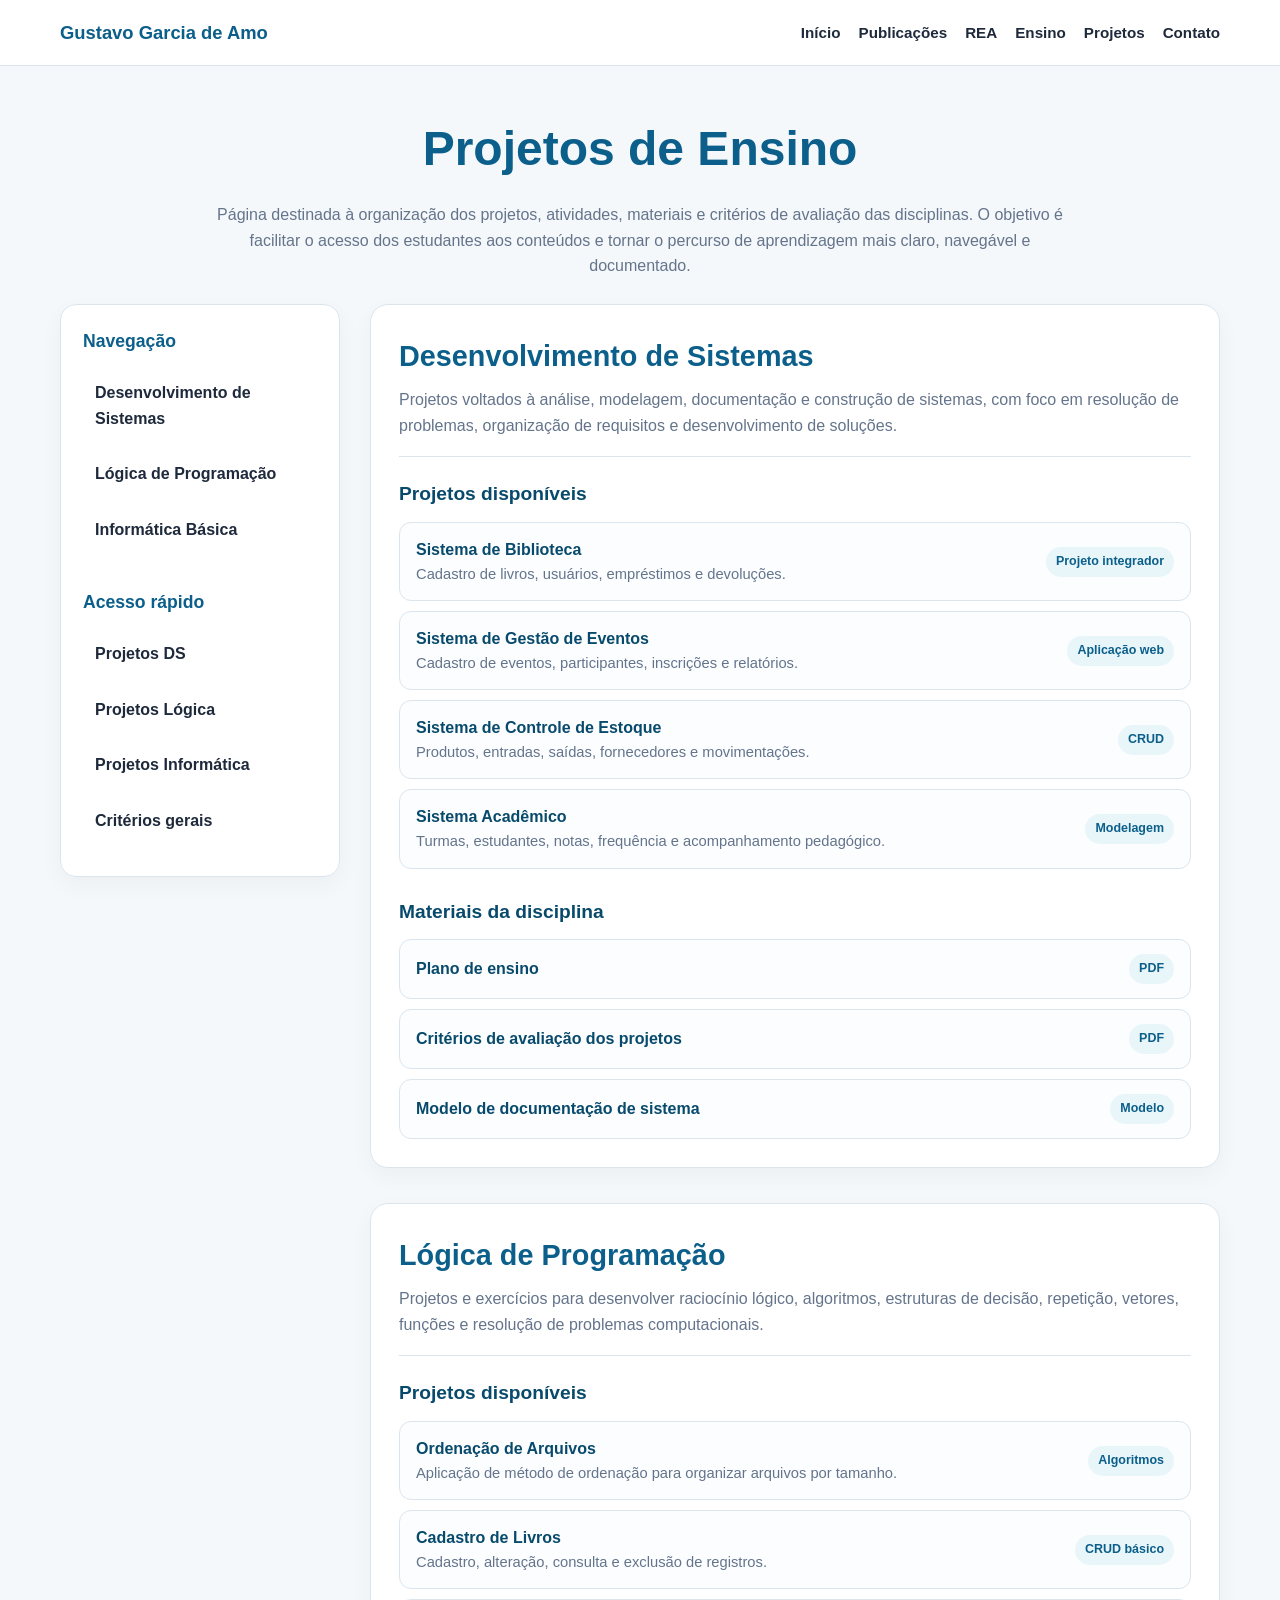
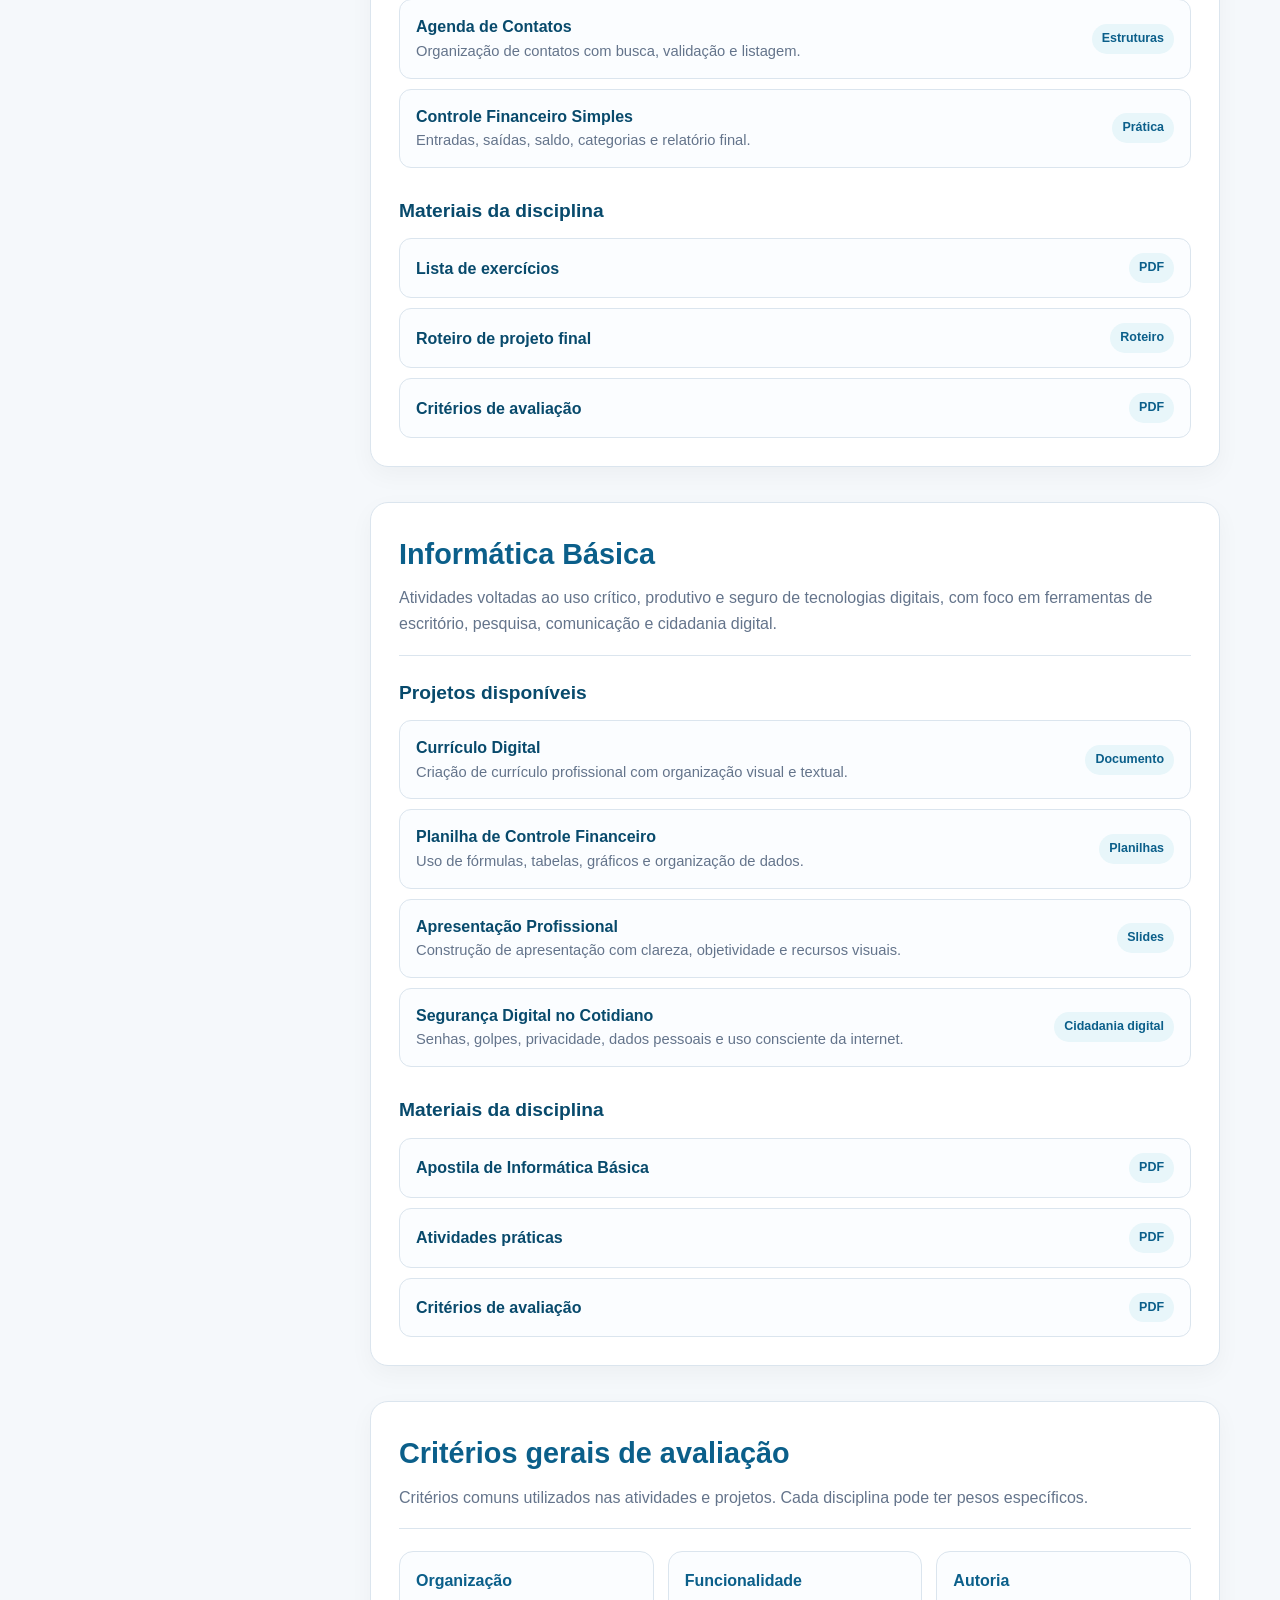
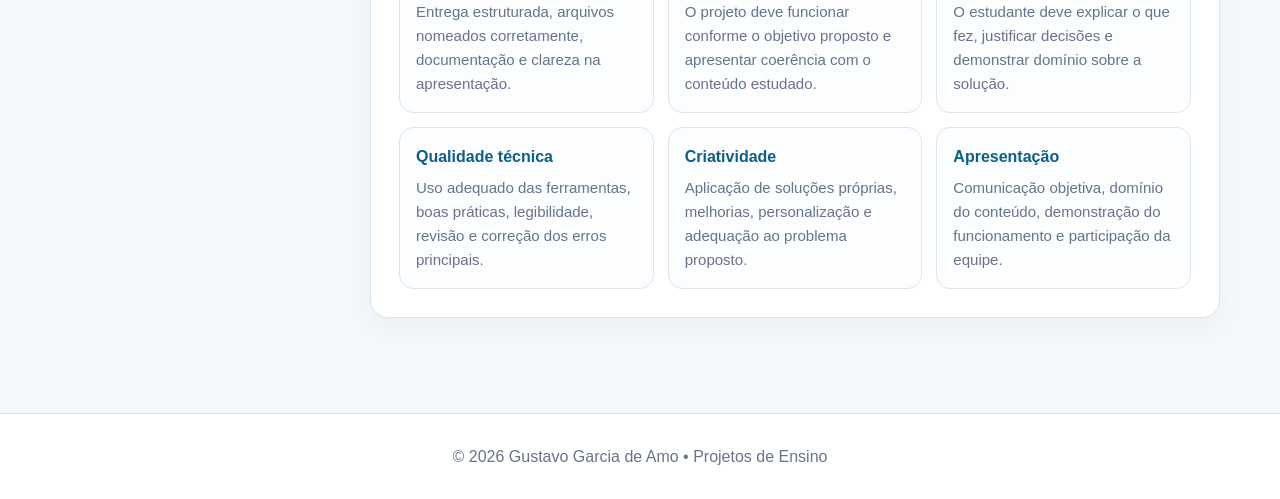
<file: projetos.html>
<html lang="pt-BR">
<head>
<meta charset="UTF-8">
<meta name="viewport" content="width=device-width, initial-scale=1.0">

<title>Projetos de Ensino | Gustavo Garcia de Amo</title>

<style>
:root{
    --primary:#0b5f8a;
    --primary-dark:#084a6c;
    --accent:#18a999;
    --bg:#f5f8fb;
    --card:#ffffff;
    --text:#1e293b;
    --muted:#64748b;
    --border:#dbe5ee;
    --soft:#e8f6fa;
}

*{
    margin:0;
    padding:0;
    box-sizing:border-box;
}

html{
    scroll-behavior:smooth;
}

body{
    font-family:Arial, Helvetica, sans-serif;
    background:var(--bg);
    color:var(--text);
    line-height:1.6;
}

a{
    text-decoration:none;
}

header{
    background:white;
    border-bottom:1px solid var(--border);
    position:sticky;
    top:0;
    z-index:10;
}

.nav{
    max-width:1200px;
    margin:auto;
    padding:18px 20px;
    display:flex;
    align-items:center;
    justify-content:space-between;
    gap:20px;
}

.logo{
    font-weight:bold;
    color:var(--primary);
    font-size:1.15rem;
}

.menu{
    display:flex;
    gap:18px;
    flex-wrap:wrap;
}

.menu a{
    color:var(--text);
    font-weight:600;
    font-size:.95rem;
}

.menu a:hover{
    color:var(--primary);
}

.container{
    max-width:1200px;
    margin:auto;
    padding:45px 20px;
}

.hero{
    text-align:center;
    padding-bottom:25px;
}

.hero h1{
    color:var(--primary);
    font-size:3rem;
    margin-bottom:14px;
}

.hero p{
    max-width:850px;
    margin:auto;
    color:var(--muted);
}

.layout{
    display:grid;
    grid-template-columns:280px 1fr;
    gap:30px;
    align-items:start;
}

.sidebar{
    background:white;
    border:1px solid var(--border);
    border-radius:16px;
    padding:22px;
    position:sticky;
    top:95px;
    box-shadow:0 8px 25px rgba(0,0,0,.04);
}

.sidebar h2{
    color:var(--primary);
    font-size:1.1rem;
    margin-bottom:15px;
}

.sidebar ul{
    list-style:none;
}

.sidebar li{
    margin-bottom:10px;
}

.sidebar a{
    display:block;
    color:var(--text);
    padding:10px 12px;
    border-radius:10px;
    font-weight:600;
}

.sidebar a:hover{
    background:var(--soft);
    color:var(--primary);
}

.content{
    display:flex;
    flex-direction:column;
    gap:35px;
}

.disciplina{
    background:white;
    border:1px solid var(--border);
    border-radius:18px;
    padding:28px;
    box-shadow:0 8px 25px rgba(0,0,0,.04);
}

.disciplina-header{
    border-bottom:1px solid var(--border);
    padding-bottom:18px;
    margin-bottom:22px;
}

.disciplina-header h2{
    color:var(--primary);
    font-size:1.8rem;
    margin-bottom:8px;
}

.disciplina-header p{
    color:var(--muted);
}

.bloco{
    margin-bottom:28px;
}

.bloco:last-child{
    margin-bottom:0;
}

.bloco h3{
    color:var(--primary-dark);
    margin-bottom:12px;
    font-size:1.2rem;
}

.lista-projetos,
.lista-materiais{
    list-style:none;
    display:grid;
    gap:10px;
}

.lista-projetos a,
.lista-materiais a{
    display:flex;
    justify-content:space-between;
    gap:15px;
    align-items:center;
    background:#fbfdff;
    border:1px solid var(--border);
    border-radius:12px;
    padding:14px 16px;
    color:var(--text);
    transition:.2s;
}

.lista-projetos a:hover,
.lista-materiais a:hover{
    background:var(--soft);
    border-color:#b7dce7;
    transform:translateX(3px);
}

.titulo-link{
    font-weight:700;
    color:var(--primary-dark);
}

.descricao-link{
    color:var(--muted);
    font-size:.92rem;
}

.badge{
    background:var(--soft);
    color:var(--primary);
    border-radius:999px;
    padding:5px 10px;
    font-size:.78rem;
    font-weight:bold;
    white-space:nowrap;
}

.grid-info{
    display:grid;
    grid-template-columns:repeat(3,1fr);
    gap:14px;
}

.info-card{
    background:#fbfdff;
    border:1px solid var(--border);
    border-radius:14px;
    padding:16px;
}

.info-card h4{
    color:var(--primary);
    margin-bottom:6px;
}

.info-card p{
    color:var(--muted);
    font-size:.94rem;
}

footer{
    margin-top:50px;
    padding:30px;
    text-align:center;
    background:white;
    border-top:1px solid var(--border);
    color:var(--muted);
}

@media(max-width:900px){
    .layout{
        grid-template-columns:1fr;
    }

    .sidebar{
        position:static;
    }

    .grid-info{
        grid-template-columns:1fr;
    }

    .hero h1{
        font-size:2.2rem;
    }
}

@media(max-width:650px){
    .nav{
        flex-direction:column;
        align-items:flex-start;
    }

    .lista-projetos a,
    .lista-materiais a{
        flex-direction:column;
        align-items:flex-start;
    }
}
</style>
</head>

<body>

<header>
    <nav class="nav">
        <a class="logo" href="index.html">Gustavo Garcia de Amo</a>

        <div class="menu">
            <a href="index.html">Início</a>
            <a href="publicacoes.html">Publicações</a>
            <a href="rea.html">REA</a>
            <a href="ensino.html">Ensino</a>
            <a href="projetos.html">Projetos</a>
            <a href="contato.html">Contato</a>
        </div>
    </nav>
</header>

<main class="container">

    <section class="hero">
        <h1>Projetos de Ensino</h1>
        <p>
            Página destinada à organização dos projetos, atividades, materiais e critérios de avaliação
            das disciplinas. O objetivo é facilitar o acesso dos estudantes aos conteúdos e tornar o
            percurso de aprendizagem mais claro, navegável e documentado.
        </p>
    </section>

    <section class="layout">

        <aside class="sidebar">
            <h2>Navegação</h2>

            <ul>
                <li><a href="#desenvolvimento">Desenvolvimento de Sistemas</a></li>
                <li><a href="#logica">Lógica de Programação</a></li>
                <li><a href="#informatica">Informática Básica</a></li>
            </ul>

            <br>

            <h2>Acesso rápido</h2>

            <ul>
                <li><a href="#projetos-ds">Projetos DS</a></li>
                <li><a href="#projetos-logica">Projetos Lógica</a></li>
                <li><a href="#projetos-info">Projetos Informática</a></li>
                <li><a href="#avaliacao">Critérios gerais</a></li>
            </ul>
        </aside>

        <div class="content">

            <section class="disciplina" id="desenvolvimento">

                <div class="disciplina-header">
                    <h2>Desenvolvimento de Sistemas</h2>
                    <p>
                        Projetos voltados à análise, modelagem, documentação e construção de sistemas,
                        com foco em resolução de problemas, organização de requisitos e desenvolvimento de soluções.
                    </p>
                </div>

                <div class="bloco" id="projetos-ds">
                    <h3>Projetos disponíveis</h3>

                    <ul class="lista-projetos">
                        <li>
                            <a href="projetos/sistema-biblioteca.html">
                                <span>
                                    <span class="titulo-link">Sistema de Biblioteca</span><br>
                                    <span class="descricao-link">Cadastro de livros, usuários, empréstimos e devoluções.</span>
                                </span>
                                <span class="badge">Projeto integrador</span>
                            </a>
                        </li>

                        <li>
                            <a href="projetos/sistema-eventos.html">
                                <span>
                                    <span class="titulo-link">Sistema de Gestão de Eventos</span><br>
                                    <span class="descricao-link">Cadastro de eventos, participantes, inscrições e relatórios.</span>
                                </span>
                                <span class="badge">Aplicação web</span>
                            </a>
                        </li>

                        <li>
                            <a href="projetos/sistema-estoque.html">
                                <span>
                                    <span class="titulo-link">Sistema de Controle de Estoque</span><br>
                                    <span class="descricao-link">Produtos, entradas, saídas, fornecedores e movimentações.</span>
                                </span>
                                <span class="badge">CRUD</span>
                            </a>
                        </li>

                        <li>
                            <a href="projetos/sistema-academico.html">
                                <span>
                                    <span class="titulo-link">Sistema Acadêmico</span><br>
                                    <span class="descricao-link">Turmas, estudantes, notas, frequência e acompanhamento pedagógico.</span>
                                </span>
                                <span class="badge">Modelagem</span>
                            </a>
                        </li>
                    </ul>
                </div>

                <div class="bloco">
                    <h3>Materiais da disciplina</h3>

                    <ul class="lista-materiais">
                        <li>
                            <a href="materiais/desenvolvimento-sistemas/plano-ensino.pdf">
                                <span class="titulo-link">Plano de ensino</span>
                                <span class="badge">PDF</span>
                            </a>
                        </li>

                        <li>
                            <a href="materiais/desenvolvimento-sistemas/criterios-avaliacao.pdf">
                                <span class="titulo-link">Critérios de avaliação dos projetos</span>
                                <span class="badge">PDF</span>
                            </a>
                        </li>

                        <li>
                            <a href="materiais/desenvolvimento-sistemas/modelo-documentacao.pdf">
                                <span class="titulo-link">Modelo de documentação de sistema</span>
                                <span class="badge">Modelo</span>
                            </a>
                        </li>
                    </ul>
                </div>

            </section>

            <section class="disciplina" id="logica">

                <div class="disciplina-header">
                    <h2>Lógica de Programação</h2>
                    <p>
                        Projetos e exercícios para desenvolver raciocínio lógico, algoritmos, estruturas de decisão,
                        repetição, vetores, funções e resolução de problemas computacionais.
                    </p>
                </div>

                <div class="bloco" id="projetos-logica">
                    <h3>Projetos disponíveis</h3>

                    <ul class="lista-projetos">
                        <li>
                            <a href="projetos/ordenacao-arquivos.html">
                                <span>
                                    <span class="titulo-link">Ordenação de Arquivos</span><br>
                                    <span class="descricao-link">Aplicação de método de ordenação para organizar arquivos por tamanho.</span>
                                </span>
                                <span class="badge">Algoritmos</span>
                            </a>
                        </li>

                        <li>
                            <a href="projetos/cadastro-livros.html">
                                <span>
                                    <span class="titulo-link">Cadastro de Livros</span><br>
                                    <span class="descricao-link">Cadastro, alteração, consulta e exclusão de registros.</span>
                                </span>
                                <span class="badge">CRUD básico</span>
                            </a>
                        </li>

                        <li>
                            <a href="projetos/agenda-contatos.html">
                                <span>
                                    <span class="titulo-link">Agenda de Contatos</span><br>
                                    <span class="descricao-link">Organização de contatos com busca, validação e listagem.</span>
                                </span>
                                <span class="badge">Estruturas</span>
                            </a>
                        </li>

                        <li>
                            <a href="projetos/controle-financeiro-logica.html">
                                <span>
                                    <span class="titulo-link">Controle Financeiro Simples</span><br>
                                    <span class="descricao-link">Entradas, saídas, saldo, categorias e relatório final.</span>
                                </span>
                                <span class="badge">Prática</span>
                            </a>
                        </li>
                    </ul>
                </div>

                <div class="bloco">
                    <h3>Materiais da disciplina</h3>

                    <ul class="lista-materiais">
                        <li>
                            <a href="materiais/logica-programacao/lista-exercicios.pdf">
                                <span class="titulo-link">Lista de exercícios</span>
                                <span class="badge">PDF</span>
                            </a>
                        </li>

                        <li>
                            <a href="materiais/logica-programacao/roteiro-projeto.pdf">
                                <span class="titulo-link">Roteiro de projeto final</span>
                                <span class="badge">Roteiro</span>
                            </a>
                        </li>

                        <li>
                            <a href="materiais/logica-programacao/criterios-avaliacao.pdf">
                                <span class="titulo-link">Critérios de avaliação</span>
                                <span class="badge">PDF</span>
                            </a>
                        </li>
                    </ul>
                </div>

            </section>

            <section class="disciplina" id="informatica">

                <div class="disciplina-header">
                    <h2>Informática Básica</h2>
                    <p>
                        Atividades voltadas ao uso crítico, produtivo e seguro de tecnologias digitais,
                        com foco em ferramentas de escritório, pesquisa, comunicação e cidadania digital.
                    </p>
                </div>

                <div class="bloco" id="projetos-info">
                    <h3>Projetos disponíveis</h3>

                    <ul class="lista-projetos">
                        <li>
                            <a href="projetos/curriculo-digital.html">
                                <span>
                                    <span class="titulo-link">Currículo Digital</span><br>
                                    <span class="descricao-link">Criação de currículo profissional com organização visual e textual.</span>
                                </span>
                                <span class="badge">Documento</span>
                            </a>
                        </li>

                        <li>
                            <a href="projetos/planilha-financeira.html">
                                <span>
                                    <span class="titulo-link">Planilha de Controle Financeiro</span><br>
                                    <span class="descricao-link">Uso de fórmulas, tabelas, gráficos e organização de dados.</span>
                                </span>
                                <span class="badge">Planilhas</span>
                            </a>
                        </li>

                        <li>
                            <a href="projetos/apresentacao-profissional.html">
                                <span>
                                    <span class="titulo-link">Apresentação Profissional</span><br>
                                    <span class="descricao-link">Construção de apresentação com clareza, objetividade e recursos visuais.</span>
                                </span>
                                <span class="badge">Slides</span>
                            </a>
                        </li>

                        <li>
                            <a href="projetos/seguranca-digital.html">
                                <span>
                                    <span class="titulo-link">Segurança Digital no Cotidiano</span><br>
                                    <span class="descricao-link">Senhas, golpes, privacidade, dados pessoais e uso consciente da internet.</span>
                                </span>
                                <span class="badge">Cidadania digital</span>
                            </a>
                        </li>
                    </ul>
                </div>

                <div class="bloco">
                    <h3>Materiais da disciplina</h3>

                    <ul class="lista-materiais">
                        <li>
                            <a href="materiais/informatica-basica/apostila.pdf">
                                <span class="titulo-link">Apostila de Informática Básica</span>
                                <span class="badge">PDF</span>
                            </a>
                        </li>

                        <li>
                            <a href="materiais/informatica-basica/atividades.pdf">
                                <span class="titulo-link">Atividades práticas</span>
                                <span class="badge">PDF</span>
                            </a>
                        </li>

                        <li>
                            <a href="materiais/informatica-basica/criterios-avaliacao.pdf">
                                <span class="titulo-link">Critérios de avaliação</span>
                                <span class="badge">PDF</span>
                            </a>
                        </li>
                    </ul>
                </div>

            </section>

            <section class="disciplina" id="avaliacao">

                <div class="disciplina-header">
                    <h2>Critérios gerais de avaliação</h2>
                    <p>
                        Critérios comuns utilizados nas atividades e projetos. Cada disciplina pode ter pesos específicos.
                    </p>
                </div>

                <div class="grid-info">
                    <div class="info-card">
                        <h4>Organização</h4>
                        <p>Entrega estruturada, arquivos nomeados corretamente, documentação e clareza na apresentação.</p>
                    </div>

                    <div class="info-card">
                        <h4>Funcionalidade</h4>
                        <p>O projeto deve funcionar conforme o objetivo proposto e apresentar coerência com o conteúdo estudado.</p>
                    </div>

                    <div class="info-card">
                        <h4>Autoria</h4>
                        <p>O estudante deve explicar o que fez, justificar decisões e demonstrar domínio sobre a solução.</p>
                    </div>

                    <div class="info-card">
                        <h4>Qualidade técnica</h4>
                        <p>Uso adequado das ferramentas, boas práticas, legibilidade, revisão e correção dos erros principais.</p>
                    </div>

                    <div class="info-card">
                        <h4>Criatividade</h4>
                        <p>Aplicação de soluções próprias, melhorias, personalização e adequação ao problema proposto.</p>
                    </div>

                    <div class="info-card">
                        <h4>Apresentação</h4>
                        <p>Comunicação objetiva, domínio do conteúdo, demonstração do funcionamento e participação da equipe.</p>
                    </div>
                </div>

            </section>

        </div>

    </section>

</main>

<footer>
    © 2026 Gustavo Garcia de Amo • Projetos de Ensino
</footer>

</body>
</html>
</file>
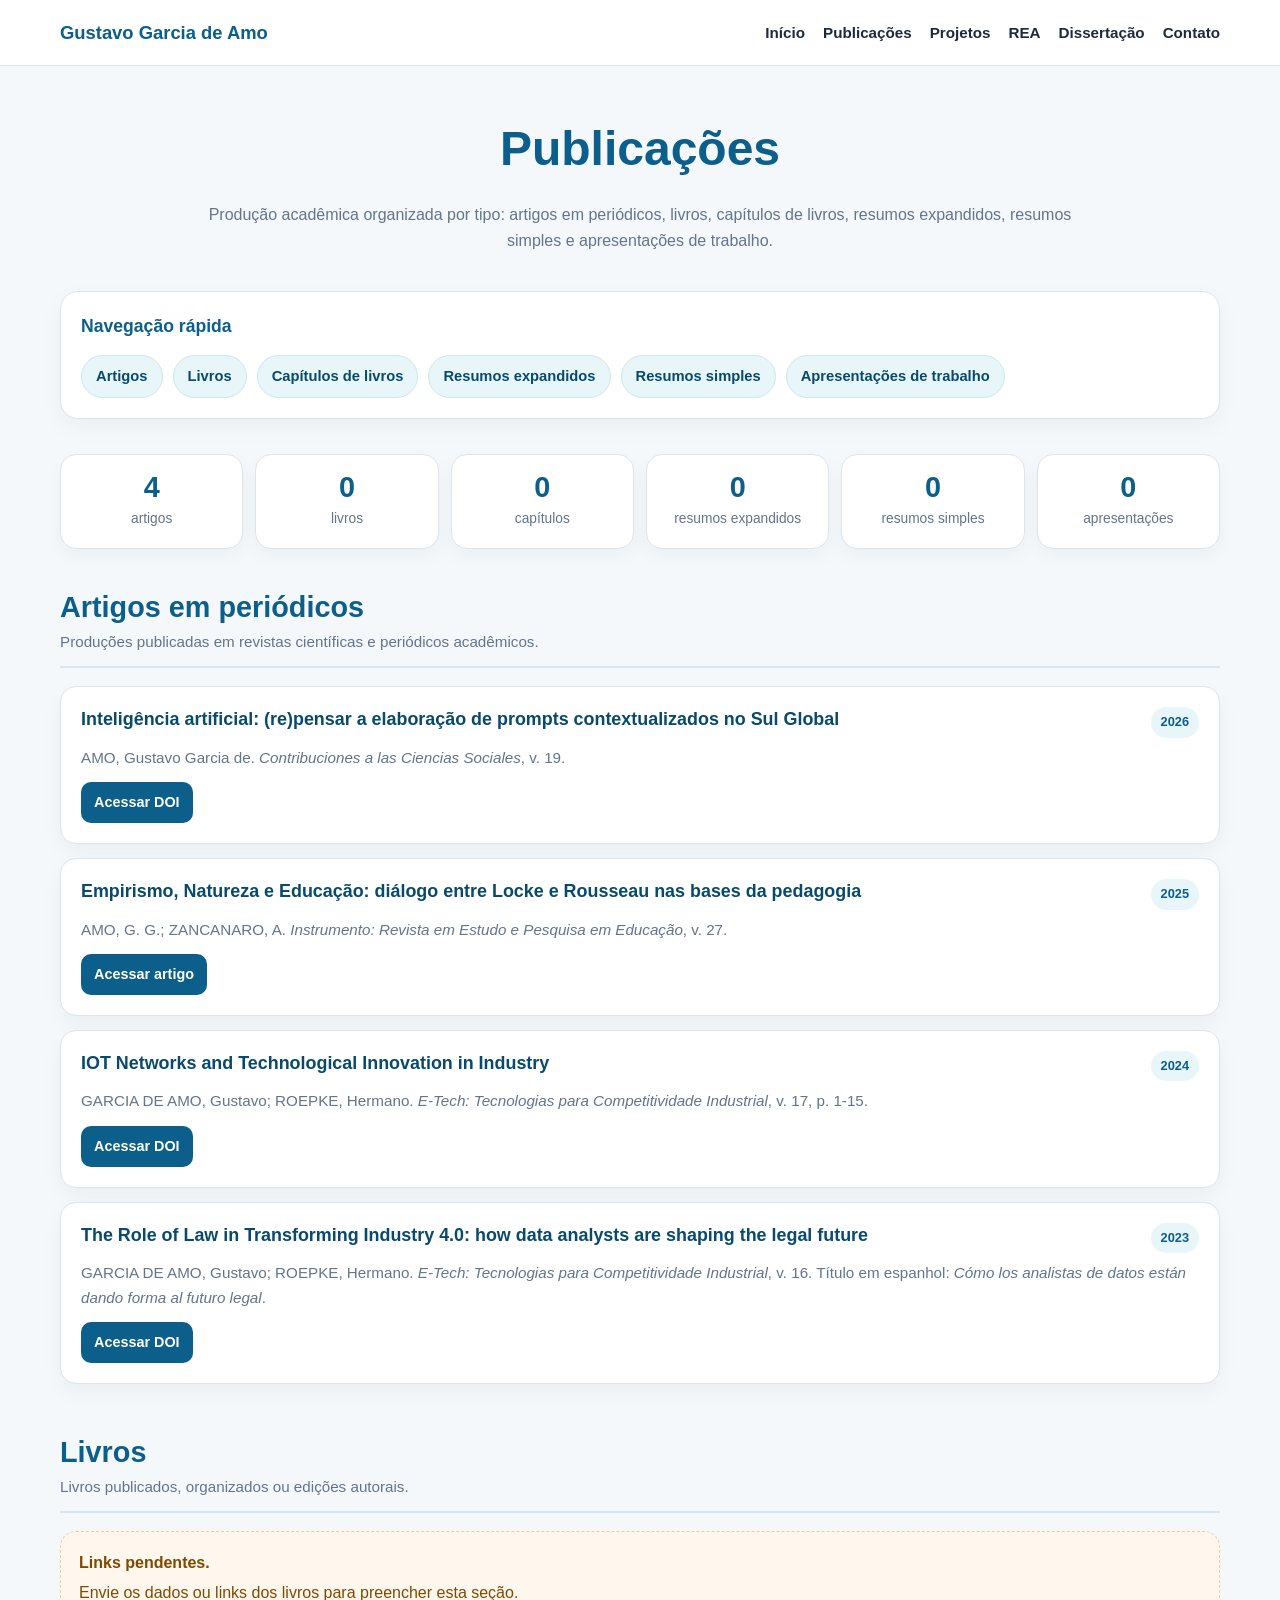
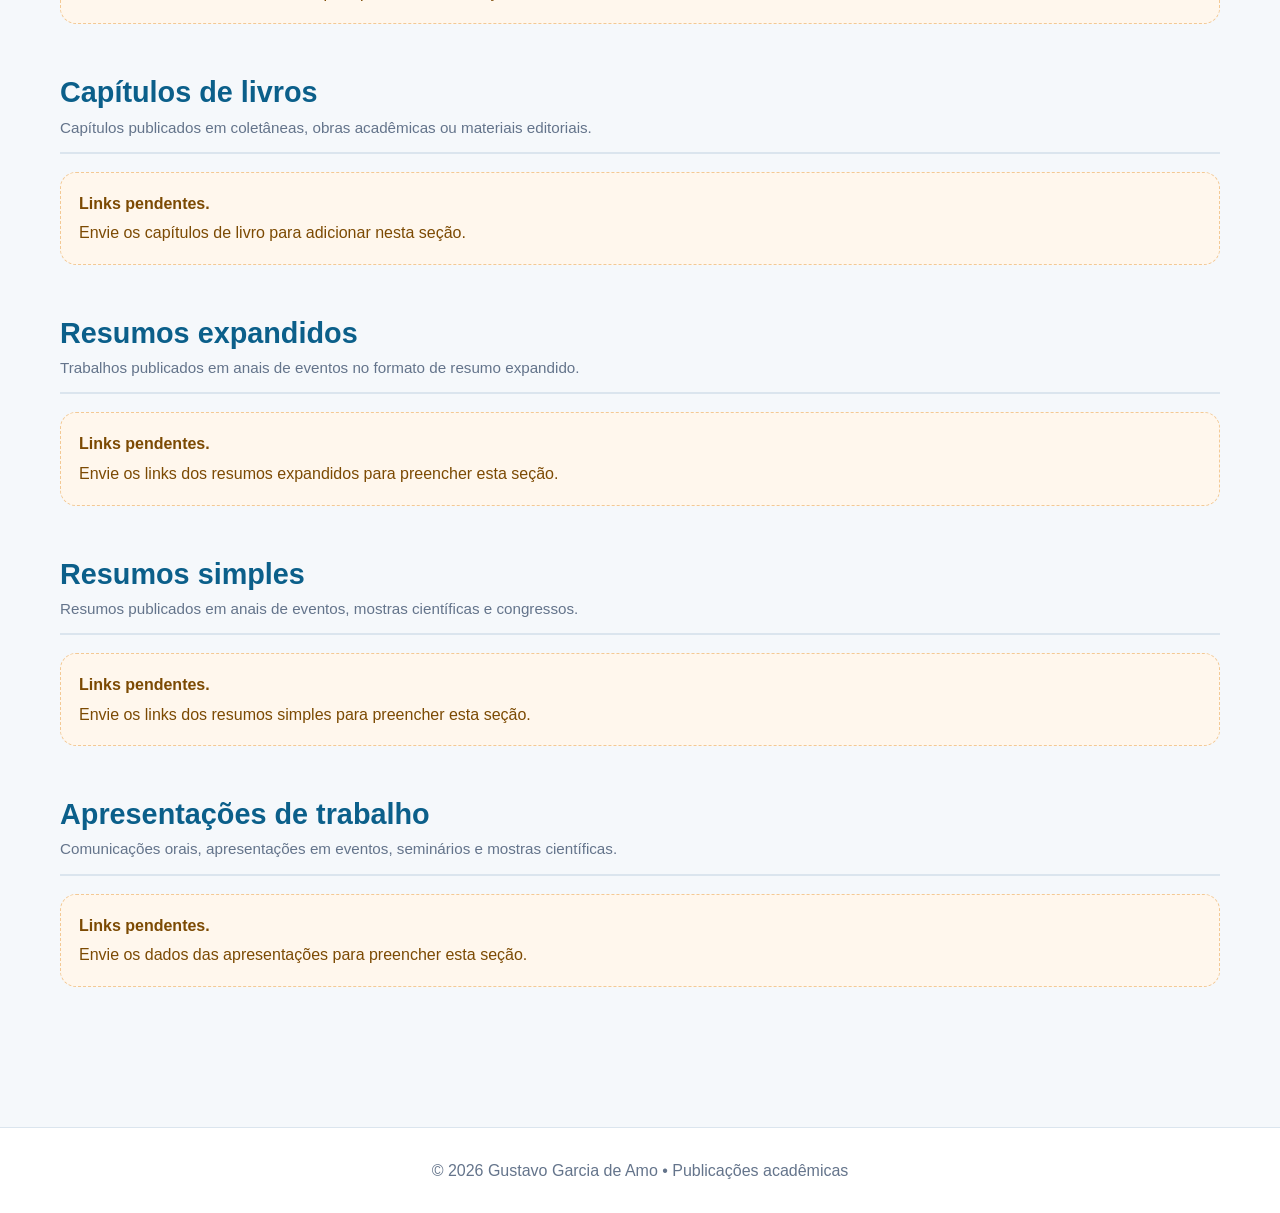
<file: publicacoes.html>
<html lang="pt-BR">
<head>
<meta charset="UTF-8">
<meta name="viewport" content="width=device-width, initial-scale=1.0">

<title>Publicações | Gustavo Garcia de Amo</title>
<meta name="description" content="Publicações acadêmicas de Gustavo Garcia de Amo: artigos, livros, capítulos de livros, resumos expandidos, resumos simples e apresentações de trabalho.">

<style>
:root{
    --primary:#0b5f8a;
    --primary-dark:#084a6c;
    --accent:#18a999;
    --bg:#f5f8fb;
    --card:#ffffff;
    --text:#1e293b;
    --muted:#64748b;
    --border:#dbe5ee;
    --soft:#e8f6fa;
    --warning:#fff7ed;
}

*{
    margin:0;
    padding:0;
    box-sizing:border-box;
}

html{
    scroll-behavior:smooth;
}

body{
    font-family:Arial, Helvetica, sans-serif;
    background:var(--bg);
    color:var(--text);
    line-height:1.6;
}

a{
    text-decoration:none;
}

header{
    background:white;
    border-bottom:1px solid var(--border);
    position:sticky;
    top:0;
    z-index:100;
}

.nav{
    max-width:1200px;
    margin:auto;
    padding:18px 20px;
    display:flex;
    justify-content:space-between;
    align-items:center;
    gap:20px;
}

.logo{
    color:var(--primary);
    font-weight:800;
    font-size:1.15rem;
}

.menu{
    display:flex;
    gap:18px;
    flex-wrap:wrap;
}

.menu a{
    color:var(--text);
    font-weight:600;
    font-size:.95rem;
}

.menu a:hover{
    color:var(--primary);
}

.container{
    max-width:1200px;
    margin:auto;
    padding:45px 20px;
}

.hero{
    text-align:center;
    margin-bottom:38px;
}

.hero h1{
    color:var(--primary);
    font-size:3rem;
    margin-bottom:14px;
}

.hero p{
    max-width:880px;
    margin:auto;
    color:var(--muted);
}

.quick-menu{
    background:white;
    border:1px solid var(--border);
    border-radius:18px;
    padding:20px;
    margin-bottom:35px;
    box-shadow:0 8px 25px rgba(0,0,0,.04);
}

.quick-menu h2{
    font-size:1.1rem;
    color:var(--primary);
    margin-bottom:14px;
}

.quick-links{
    display:flex;
    gap:10px;
    flex-wrap:wrap;
}

.quick-links a{
    background:var(--soft);
    color:var(--primary-dark);
    border:1px solid #cce7ef;
    border-radius:999px;
    padding:9px 14px;
    font-weight:700;
    font-size:.92rem;
}

.quick-links a:hover{
    background:var(--primary);
    color:white;
}

.stats{
    display:grid;
    grid-template-columns:repeat(6,1fr);
    gap:12px;
    margin-bottom:35px;
}

.stat{
    background:white;
    border:1px solid var(--border);
    border-radius:16px;
    padding:18px;
    text-align:center;
    box-shadow:0 8px 20px rgba(0,0,0,.035);
}

.stat strong{
    display:block;
    color:var(--primary);
    font-size:1.8rem;
    line-height:1;
    margin-bottom:6px;
}

.stat span{
    color:var(--muted);
    font-size:.86rem;
}

.section{
    margin-bottom:45px;
}

.section-header{
    display:flex;
    align-items:flex-end;
    justify-content:space-between;
    gap:20px;
    margin-bottom:18px;
    border-bottom:2px solid var(--border);
    padding-bottom:12px;
}

.section-header h2{
    color:var(--primary);
    font-size:1.8rem;
}

.section-header p{
    color:var(--muted);
    max-width:650px;
    font-size:.95rem;
}

.publication-list{
    display:grid;
    gap:14px;
}

.pub{
    background:white;
    border:1px solid var(--border);
    border-radius:16px;
    padding:20px;
    box-shadow:0 8px 22px rgba(0,0,0,.04);
}

.pub-top{
    display:flex;
    align-items:flex-start;
    justify-content:space-between;
    gap:16px;
    margin-bottom:8px;
}

.pub h3{
    color:var(--primary-dark);
    font-size:1.12rem;
    line-height:1.35;
}

.year{
    background:var(--soft);
    color:var(--primary);
    border-radius:999px;
    padding:5px 10px;
    font-size:.8rem;
    font-weight:800;
    white-space:nowrap;
}

.meta{
    color:var(--muted);
    margin-bottom:12px;
    font-size:.95rem;
}

.actions{
    display:flex;
    gap:10px;
    flex-wrap:wrap;
}

.btn{
    display:inline-block;
    background:var(--primary);
    color:white;
    border-radius:10px;
    padding:9px 13px;
    font-weight:700;
    font-size:.9rem;
}

.btn:hover{
    background:var(--primary-dark);
}

.empty{
    background:var(--warning);
    border:1px dashed #f3c995;
    border-radius:16px;
    padding:18px;
    color:#7c4a03;
}

.empty strong{
    display:block;
    margin-bottom:4px;
}

footer{
    margin-top:50px;
    padding:30px;
    text-align:center;
    background:white;
    border-top:1px solid var(--border);
    color:var(--muted);
}

@media(max-width:1000px){
    .stats{
        grid-template-columns:repeat(3,1fr);
    }
}

@media(max-width:760px){
    .nav{
        flex-direction:column;
        align-items:flex-start;
    }

    .hero h1{
        font-size:2.25rem;
    }

    .stats{
        grid-template-columns:repeat(2,1fr);
    }

    .section-header{
        flex-direction:column;
        align-items:flex-start;
    }

    .pub-top{
        flex-direction:column;
    }
}

@media(max-width:480px){
    .stats{
        grid-template-columns:1fr;
    }
}
</style>
</head>

<body>

<header>
    <nav class="nav">
        <a class="logo" href="index.html">Gustavo Garcia de Amo</a>

        <div class="menu">
            <a href="index.html">Início</a>
            <a href="publicacoes.html">Publicações</a>
            <a href="projetos.html">Projetos</a>
            <a href="rea.html">REA</a>
            <a href="dissertacao.html">Dissertação</a>
            <a href="contato.html">Contato</a>
        </div>
    </nav>
</header>

<main class="container">

    <section class="hero">
        <h1>Publicações</h1>

        <p>
            Produção acadêmica organizada por tipo: artigos em periódicos, livros,
            capítulos de livros, resumos expandidos, resumos simples e apresentações de trabalho.
        </p>
    </section>

    <section class="quick-menu" aria-label="Navegação por tipo de publicação">
        <h2>Navegação rápida</h2>

        <div class="quick-links">
            <a href="#artigos">Artigos</a>
            <a href="#livros">Livros</a>
            <a href="#capitulos">Capítulos de livros</a>
            <a href="#resumos-expandidos">Resumos expandidos</a>
            <a href="#resumos-simples">Resumos simples</a>
            <a href="#apresentacoes">Apresentações de trabalho</a>
        </div>
    </section>

    <section class="stats" aria-label="Resumo quantitativo das publicações">
        <div class="stat"><strong>4</strong><span>artigos</span></div>
        <div class="stat"><strong>0</strong><span>livros</span></div>
        <div class="stat"><strong>0</strong><span>capítulos</span></div>
        <div class="stat"><strong>0</strong><span>resumos expandidos</span></div>
        <div class="stat"><strong>0</strong><span>resumos simples</span></div>
        <div class="stat"><strong>0</strong><span>apresentações</span></div>
    </section>

    <section class="section" id="artigos">
        <div class="section-header">
            <div>
                <h2>Artigos em periódicos</h2>
                <p>Produções publicadas em revistas científicas e periódicos acadêmicos.</p>
            </div>
        </div>

        <div class="publication-list">

            <article class="pub">
                <div class="pub-top">
                    <h3>Inteligência artificial: (re)pensar a elaboração de prompts contextualizados no Sul Global</h3>
                    <span class="year">2026</span>
                </div>
                <p class="meta">AMO, Gustavo Garcia de. <em>Contribuciones a las Ciencias Sociales</em>, v. 19.</p>
                <div class="actions">
                    <a class="btn" href="https://doi.org/10.55905/revconv.19n.4-027" target="_blank" rel="noopener">Acessar DOI</a>
                </div>
            </article>

            <article class="pub">
                <div class="pub-top">
                    <h3>Empirismo, Natureza e Educação: diálogo entre Locke e Rousseau nas bases da pedagogia</h3>
                    <span class="year">2025</span>
                </div>
                <p class="meta">AMO, G. G.; ZANCANARO, A. <em>Instrumento: Revista em Estudo e Pesquisa em Educação</em>, v. 27.</p>
                <div class="actions">
                    <a class="btn" href="https://periodicos.ufjf.br/index.php/revistainstrumento/article/view/49488" target="_blank" rel="noopener">Acessar artigo</a>
                </div>
            </article>

            <article class="pub">
                <div class="pub-top">
                    <h3>IOT Networks and Technological Innovation in Industry</h3>
                    <span class="year">2024</span>
                </div>
                <p class="meta">GARCIA DE AMO, Gustavo; ROEPKE, Hermano. <em>E-Tech: Tecnologias para Competitividade Industrial</em>, v. 17, p. 1-15.</p>
                <div class="actions">
                    <a class="btn" href="https://doi.org/10.18624/etech.v17i1.1381" target="_blank" rel="noopener">Acessar DOI</a>
                </div>
            </article>

            <article class="pub">
                <div class="pub-top">
                    <h3>The Role of Law in Transforming Industry 4.0: how data analysts are shaping the legal future</h3>
                    <span class="year">2023</span>
                </div>
                <p class="meta">
                    GARCIA DE AMO, Gustavo; ROEPKE, Hermano. <em>E-Tech: Tecnologias para Competitividade Industrial</em>, v. 16.
                    Título em espanhol: <em>Cómo los analistas de datos están dando forma al futuro legal</em>.
                </p>
                <div class="actions">
                    <a class="btn" href="https://doi.org/10.18624/etech.v16i3.1299" target="_blank" rel="noopener">Acessar DOI</a>
                </div>
            </article>

        </div>
    </section>

    <section class="section" id="livros">
        <div class="section-header">
            <div>
                <h2>Livros</h2>
                <p>Livros publicados, organizados ou edições autorais.</p>
            </div>
        </div>
        <div class="empty"><strong>Links pendentes.</strong> Envie os dados ou links dos livros para preencher esta seção.</div>
    </section>

    <section class="section" id="capitulos">
        <div class="section-header">
            <div>
                <h2>Capítulos de livros</h2>
                <p>Capítulos publicados em coletâneas, obras acadêmicas ou materiais editoriais.</p>
            </div>
        </div>
        <div class="empty"><strong>Links pendentes.</strong> Envie os capítulos de livro para adicionar nesta seção.</div>
    </section>

    <section class="section" id="resumos-expandidos">
        <div class="section-header">
            <div>
                <h2>Resumos expandidos</h2>
                <p>Trabalhos publicados em anais de eventos no formato de resumo expandido.</p>
            </div>
        </div>
        <div class="empty"><strong>Links pendentes.</strong> Envie os links dos resumos expandidos para preencher esta seção.</div>
    </section>

    <section class="section" id="resumos-simples">
        <div class="section-header">
            <div>
                <h2>Resumos simples</h2>
                <p>Resumos publicados em anais de eventos, mostras científicas e congressos.</p>
            </div>
        </div>
        <div class="empty"><strong>Links pendentes.</strong> Envie os links dos resumos simples para preencher esta seção.</div>
    </section>

    <section class="section" id="apresentacoes">
        <div class="section-header">
            <div>
                <h2>Apresentações de trabalho</h2>
                <p>Comunicações orais, apresentações em eventos, seminários e mostras científicas.</p>
            </div>
        </div>
        <div class="empty"><strong>Links pendentes.</strong> Envie os dados das apresentações para preencher esta seção.</div>
    </section>

</main>

<footer>
    © 2026 Gustavo Garcia de Amo • Publicações acadêmicas
</footer>

</body>
</html>
</file>
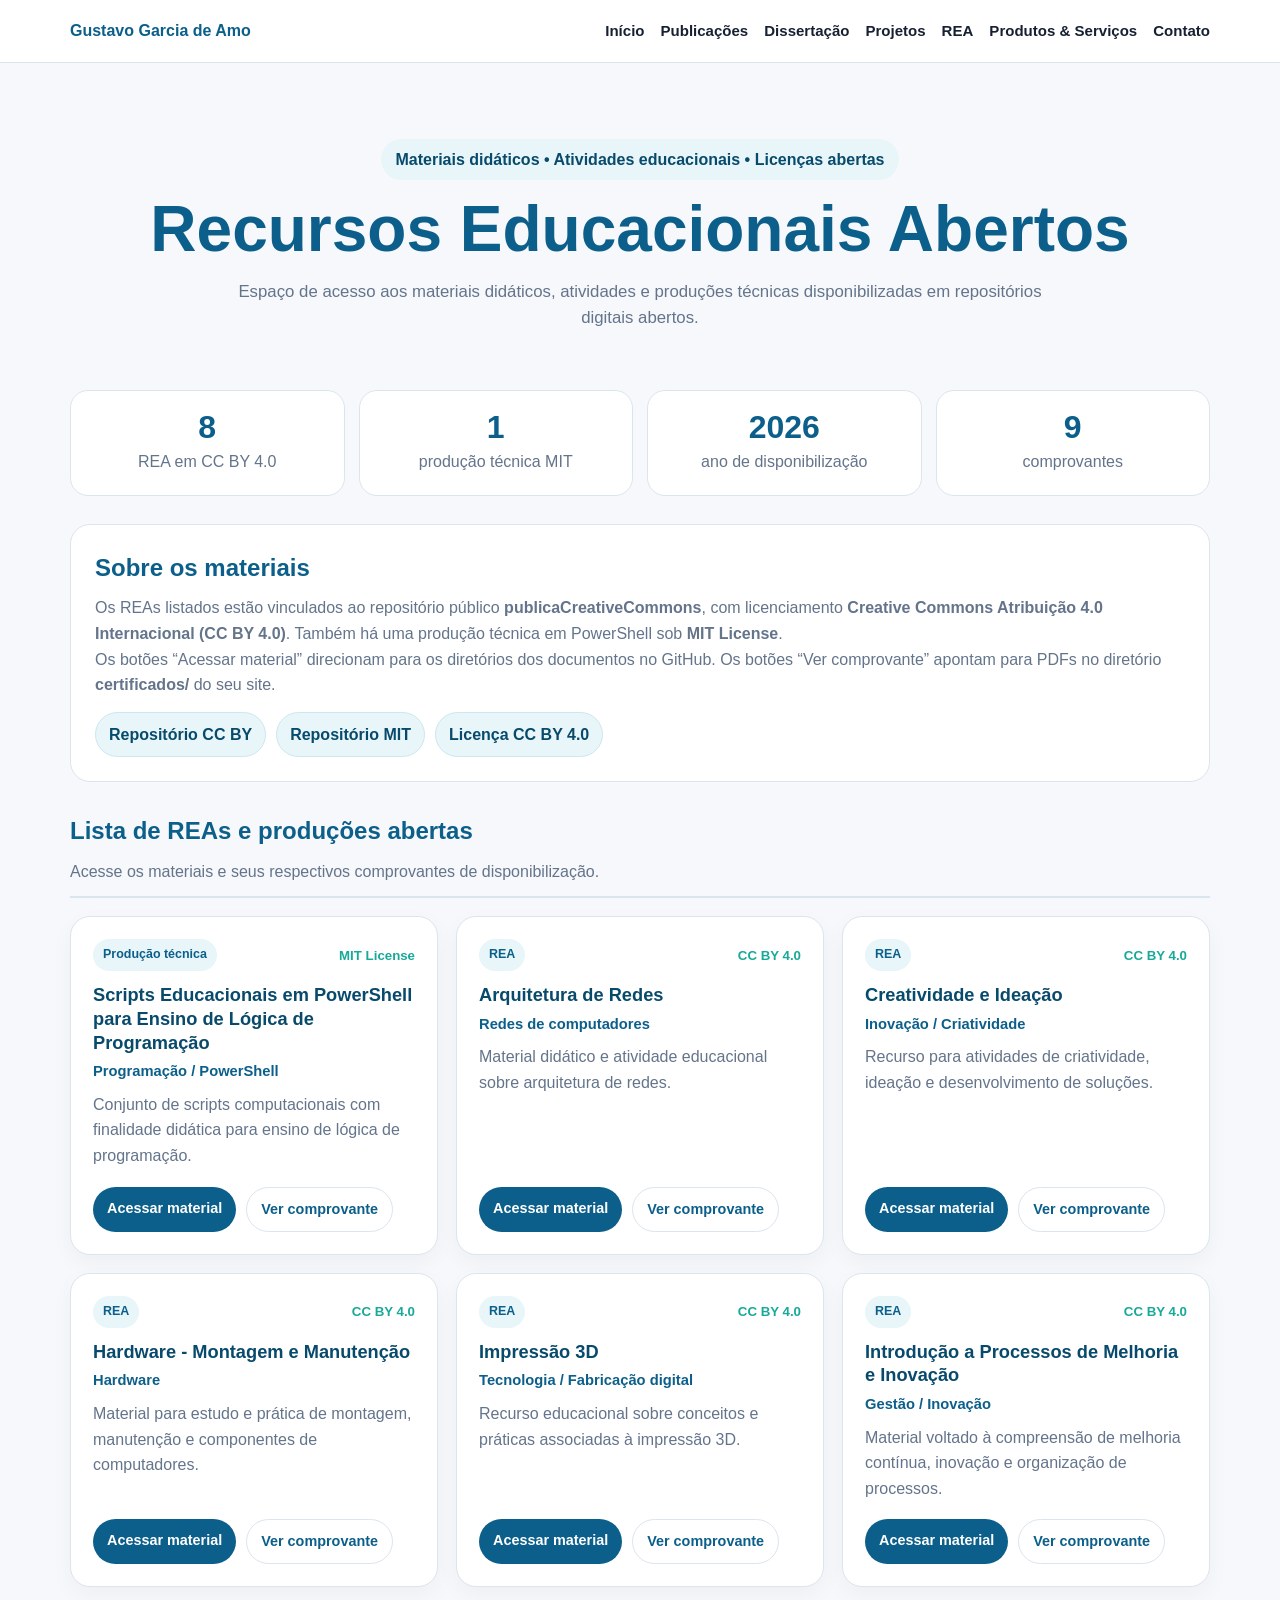
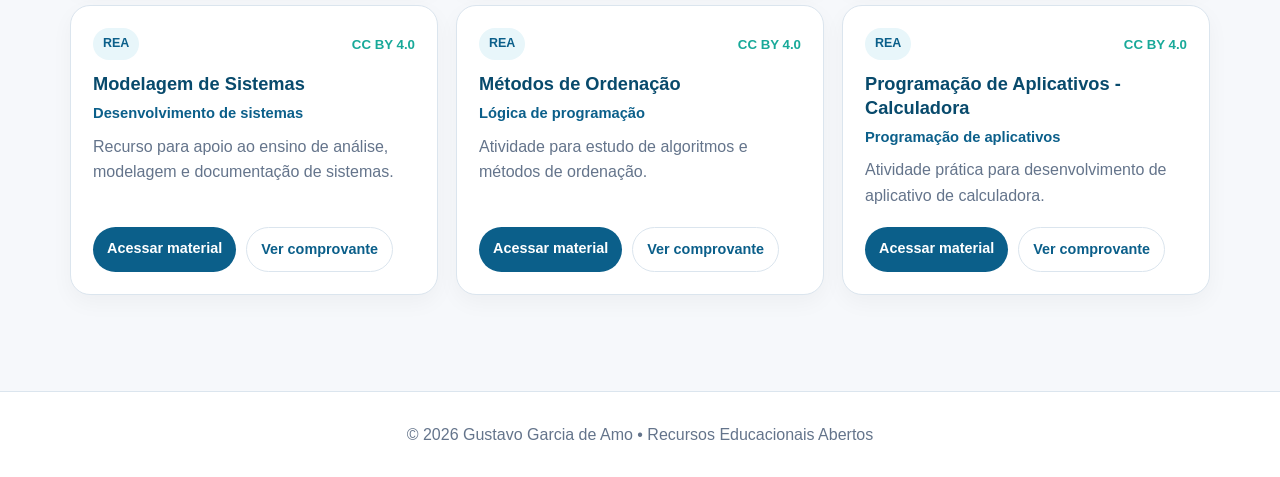
<file: rea.html>
<!DOCTYPE html>
<html lang="pt-BR">
<head>
<meta charset="UTF-8">
<meta name="viewport" content="width=device-width, initial-scale=1.0">
<title>REA | Gustavo Garcia de Amo</title>
<style>
:root{--p:#0b5f8a;--pd:#084a6c;--a:#18a999;--bg:#f6f8fb;--t:#172033;--m:#64748b;--b:#dbe5ee;--s:#e8f6fa}
*{box-sizing:border-box;margin:0;padding:0}
body{font-family:Arial,Helvetica,sans-serif;background:var(--bg);color:var(--t);line-height:1.6}
a{text-decoration:none}
header{background:white;border-bottom:1px solid var(--b);position:sticky;top:0;z-index:10}
.nav{max-width:1180px;margin:auto;padding:18px 20px;display:flex;justify-content:space-between;gap:18px;align-items:center}
.logo{font-weight:800;color:var(--p)}
.menu{display:flex;gap:16px;flex-wrap:wrap}
.menu a{color:var(--t);font-weight:600;font-size:.94rem}
.menu a:hover{color:var(--p)}
.container{max-width:1180px;margin:auto;padding:46px 20px}
.hero{text-align:center;padding:30px 0}
.kicker{display:inline-block;background:var(--s);color:var(--pd);font-weight:700;padding:8px 14px;border-radius:999px;margin-bottom:14px}
h1{font-size:clamp(2.2rem,6vw,4rem);color:var(--p);line-height:1.1;margin-bottom:14px}
.hero p{color:var(--m);max-width:850px;margin:auto;font-size:1.05rem}
.stats{display:grid;grid-template-columns:repeat(4,1fr);gap:14px;margin:28px 0}
.stat{background:white;border:1px solid var(--b);border-radius:18px;padding:20px;text-align:center}
.stat strong{display:block;color:var(--p);font-size:2rem;line-height:1;margin-bottom:6px}
.stat span{color:var(--m)}
.info{background:white;border:1px solid var(--b);border-radius:20px;padding:24px;margin-bottom:30px}
.info h2,.section-title h2{color:var(--p);margin-bottom:8px}
.info p,.section-title p,.card p{color:var(--m)}
.quick{display:flex;gap:10px;flex-wrap:wrap;margin-top:14px}
.quick a{background:var(--s);color:var(--pd);border:1px solid #cce7ef;border-radius:999px;padding:9px 13px;font-weight:700}
.quick a:hover{background:var(--p);color:white}
.section-title{border-bottom:2px solid var(--b);padding-bottom:12px;margin-bottom:18px}
.grid{display:grid;grid-template-columns:repeat(3,1fr);gap:18px}
.card{background:white;border:1px solid var(--b);border-radius:20px;padding:22px;display:flex;flex-direction:column;box-shadow:0 8px 22px rgba(0,0,0,.04)}
.top{display:flex;justify-content:space-between;align-items:center;gap:10px;margin-bottom:12px}
.top span{background:var(--s);color:var(--p);border-radius:999px;padding:6px 10px;font-size:.78rem;font-weight:800}
.top b{color:var(--a);font-size:.83rem}
.card h3{color:var(--pd);margin-bottom:6px;font-size:1.14rem;line-height:1.3}
.area{color:var(--p)!important;font-weight:700;font-size:.92rem;margin-bottom:8px}
.actions{display:flex;gap:10px;flex-wrap:wrap;margin-top:auto;padding-top:18px}
.btn{display:inline-block;background:var(--p);color:white;border-radius:999px;padding:10px 14px;font-weight:800;font-size:.9rem}
.btn:hover{background:var(--pd)}
.light{background:white;color:var(--p);border:1px solid var(--b)}
.light:hover{background:var(--s);color:var(--pd)}
.notice{background:#fff7ed;border:1px dashed #f3c995;color:#7c4a03;border-radius:18px;padding:18px;margin-top:28px}
footer{margin-top:50px;padding:30px 20px;background:white;border-top:1px solid var(--b);color:var(--m);text-align:center}
@media(max-width:1000px){.grid{grid-template-columns:repeat(2,1fr)}.stats{grid-template-columns:repeat(2,1fr)}}
@media(max-width:700px){.nav{flex-direction:column;align-items:flex-start}.grid,.stats{grid-template-columns:1fr}.actions{flex-direction:column}.btn{width:100%;text-align:center}}
</style>
</head>
<body>
<header>
<nav class="nav">
<a class="logo" href="index.html">Gustavo Garcia de Amo</a>
<div class="menu">
<a href="index.html">Início</a><a href="publicacoes.html">Publicações</a><a href="dissertacao.html">Dissertação</a><a href="projetos.html">Projetos</a><a href="rea.html">REA</a><a href="servicos.html">Produtos & Serviços</a><a href="contato.html">Contato</a>
</div>
</nav>
</header>
<main class="container">
<section class="hero">
<span class="kicker">Materiais didáticos • Atividades educacionais • Licenças abertas</span>
<h1>Recursos Educacionais Abertos</h1>
<p>Espaço de acesso aos materiais didáticos, atividades e produções técnicas disponibilizadas em repositórios digitais abertos.</p>
</section>

<section class="stats">
<div class="stat"><strong>8</strong><span>REA em CC BY 4.0</span></div>
<div class="stat"><strong>1</strong><span>produção técnica MIT</span></div>
<div class="stat"><strong>2026</strong><span>ano de disponibilização</span></div>
<div class="stat"><strong>9</strong><span>comprovantes</span></div>
</section>

<section class="info">
<h2>Sobre os materiais</h2>
<p>Os REAs listados estão vinculados ao repositório público <strong>publicaCreativeCommons</strong>, com licenciamento <strong>Creative Commons Atribuição 4.0 Internacional (CC BY 4.0)</strong>. Também há uma produção técnica em PowerShell sob <strong>MIT License</strong>.</p>
<p>Os botões “Acessar material” direcionam para os diretórios dos documentos no GitHub. Os botões “Ver comprovante” apontam para PDFs no diretório <strong>certificados/</strong> do seu site.</p>
<div class="quick">
<a href="https://github.com/GustavoAmoProfessor/publicaCreativeCommons" target="_blank" rel="noopener">Repositório CC BY</a>
<a href="https://github.com/GustavoAmoProfessor/publicaMIT" target="_blank" rel="noopener">Repositório MIT</a>
<a href="https://creativecommons.org/licenses/by/4.0/" target="_blank" rel="noopener">Licença CC BY 4.0</a>
</div>
</section>

<section>
<div class="section-title">
<h2>Lista de REAs e produções abertas</h2>
<p>Acesse os materiais e seus respectivos comprovantes de disponibilização.</p>
</div>
<div class="grid">

<article class="card">
  <div class="top"><span>Produção técnica</span><b>MIT License</b></div>
  <h3>Scripts Educacionais em PowerShell para Ensino de Lógica de Programação</h3>
  <p class="area">Programação / PowerShell</p>
  <p>Conjunto de scripts computacionais com finalidade didática para ensino de lógica de programação.</p>
  <div class="actions">
    <a class="btn" href="https://github.com/GustavoAmoProfessor/publicaMIT" target="_blank" rel="noopener">Acessar material</a>
    <a class="btn light" href="certificados/Comprovante_Disponibilizacao_Scripts_PowerShell.MIT.pdf" target="_blank" rel="noopener">Ver comprovante</a>
  </div>
</article>

<article class="card">
  <div class="top"><span>REA</span><b>CC BY 4.0</b></div>
  <h3>Arquitetura de Redes</h3>
  <p class="area">Redes de computadores</p>
  <p>Material didático e atividade educacional sobre arquitetura de redes.</p>
  <div class="actions">
    <a class="btn" href="https://github.com/GustavoAmoProfessor/publicaCreativeCommons/tree/main/Arquitetura%20de%20Redes" target="_blank" rel="noopener">Acessar material</a>
    <a class="btn light" href="certificados/Comprovante_REA_01_Arquitetura_de_Redes_CCBY.pdf" target="_blank" rel="noopener">Ver comprovante</a>
  </div>
</article>

<article class="card">
  <div class="top"><span>REA</span><b>CC BY 4.0</b></div>
  <h3>Creatividade e Ideação</h3>
  <p class="area">Inovação / Criatividade</p>
  <p>Recurso para atividades de criatividade, ideação e desenvolvimento de soluções.</p>
  <div class="actions">
    <a class="btn" href="https://github.com/GustavoAmoProfessor/publicaCreativeCommons/tree/main/Creatividade%20e%20Idea%C3%A7%C3%A3o" target="_blank" rel="noopener">Acessar material</a>
    <a class="btn light" href="certificados/Comprovante_REA_02_Creatividade_e_Ideação_CCBY.pdf" target="_blank" rel="noopener">Ver comprovante</a>
  </div>
</article>

<article class="card">
  <div class="top"><span>REA</span><b>CC BY 4.0</b></div>
  <h3>Hardware - Montagem e Manutenção</h3>
  <p class="area">Hardware</p>
  <p>Material para estudo e prática de montagem, manutenção e componentes de computadores.</p>
  <div class="actions">
    <a class="btn" href="https://github.com/GustavoAmoProfessor/publicaCreativeCommons/tree/main/Hardware-MontagemEManuten" target="_blank" rel="noopener">Acessar material</a>
    <a class="btn light" href="certificados/Comprovante_REA_03_Hardware_-_Montagem_e_Manutenção_CCBY.pdf" target="_blank" rel="noopener">Ver comprovante</a>
  </div>
</article>

<article class="card">
  <div class="top"><span>REA</span><b>CC BY 4.0</b></div>
  <h3>Impressão 3D</h3>
  <p class="area">Tecnologia / Fabricação digital</p>
  <p>Recurso educacional sobre conceitos e práticas associadas à impressão 3D.</p>
  <div class="actions">
    <a class="btn" href="https://github.com/GustavoAmoProfessor/publicaCreativeCommons/tree/main/Impress%C3%A3o%203D" target="_blank" rel="noopener">Acessar material</a>
    <a class="btn light" href="certificados/Comprovante_REA_04_Impressão_3D_CCBY.pdf" target="_blank" rel="noopener">Ver comprovante</a>
  </div>
</article>

<article class="card">
  <div class="top"><span>REA</span><b>CC BY 4.0</b></div>
  <h3>Introdução a Processos de Melhoria e Inovação</h3>
  <p class="area">Gestão / Inovação</p>
  <p>Material voltado à compreensão de melhoria contínua, inovação e organização de processos.</p>
  <div class="actions">
    <a class="btn" href="https://github.com/GustavoAmoProfessor/publicaCreativeCommons/tree/main/Introducao%20a%20Processos%20de%20Melhoria%20e%20Inovacao" target="_blank" rel="noopener">Acessar material</a>
    <a class="btn light" href="certificados/Comprovante_REA_05_Introdução_a_Processos_de_Melhoria_e_Inovação_CCBY.pdf" target="_blank" rel="noopener">Ver comprovante</a>
  </div>
</article>

<article class="card">
  <div class="top"><span>REA</span><b>CC BY 4.0</b></div>
  <h3>Modelagem de Sistemas</h3>
  <p class="area">Desenvolvimento de sistemas</p>
  <p>Recurso para apoio ao ensino de análise, modelagem e documentação de sistemas.</p>
  <div class="actions">
    <a class="btn" href="https://github.com/GustavoAmoProfessor/publicaCreativeCommons/tree/main/Modelagem%20de%20Sistemas" target="_blank" rel="noopener">Acessar material</a>
    <a class="btn light" href="certificados/Comprovante_REA_06_Modelagem_de_Sistemas_CCBY.pdf" target="_blank" rel="noopener">Ver comprovante</a>
  </div>
</article>

<article class="card">
  <div class="top"><span>REA</span><b>CC BY 4.0</b></div>
  <h3>Métodos de Ordenação</h3>
  <p class="area">Lógica de programação</p>
  <p>Atividade para estudo de algoritmos e métodos de ordenação.</p>
  <div class="actions">
    <a class="btn" href="https://github.com/GustavoAmoProfessor/publicaCreativeCommons/tree/main/M%C3%A9todos%20de%20Ordena%C3%A7%C3%A3o" target="_blank" rel="noopener">Acessar material</a>
    <a class="btn light" href="certificados/Comprovante_REA_07_Métodos_de_Ordenação_CCBY.pdf" target="_blank" rel="noopener">Ver comprovante</a>
  </div>
</article>

<article class="card">
  <div class="top"><span>REA</span><b>CC BY 4.0</b></div>
  <h3>Programação de Aplicativos - Calculadora</h3>
  <p class="area">Programação de aplicativos</p>
  <p>Atividade prática para desenvolvimento de aplicativo de calculadora.</p>
  <div class="actions">
    <a class="btn" href="https://github.com/GustavoAmoProfessor/publicaCreativeCommons/tree/main/Programa%C3%A7%C3%A3o%20de%20Aplicativos%20-%20Calculadora" target="_blank" rel="noopener">Acessar material</a>
    <a class="btn light" href="certificados/Comprovante_REA_08_Programação_de_Aplicativos_-_Calculadora_CCBY.pdf" target="_blank" rel="noopener">Ver comprovante</a>
  </div>
</article>
</div>
</section>
</main>
<footer>© 2026 Gustavo Garcia de Amo • Recursos Educacionais Abertos</footer>
</body>
</html>
</file>
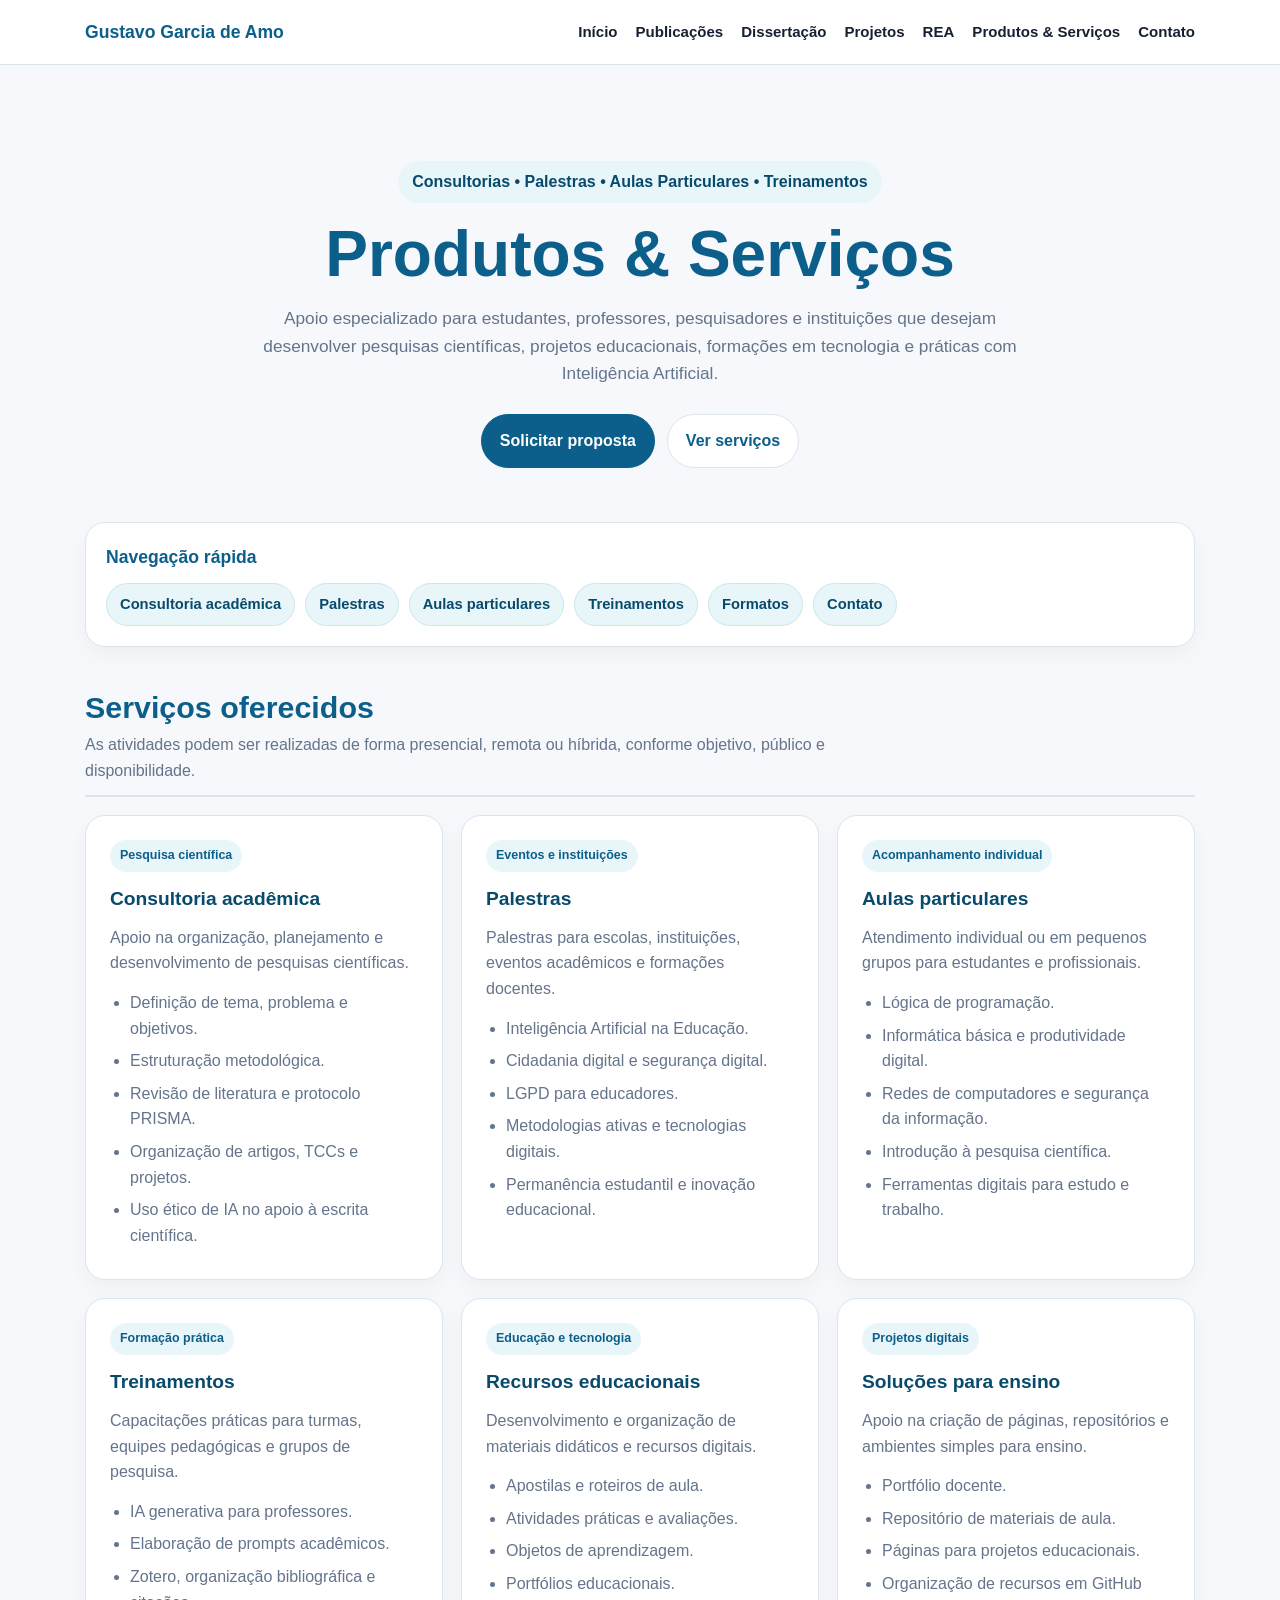
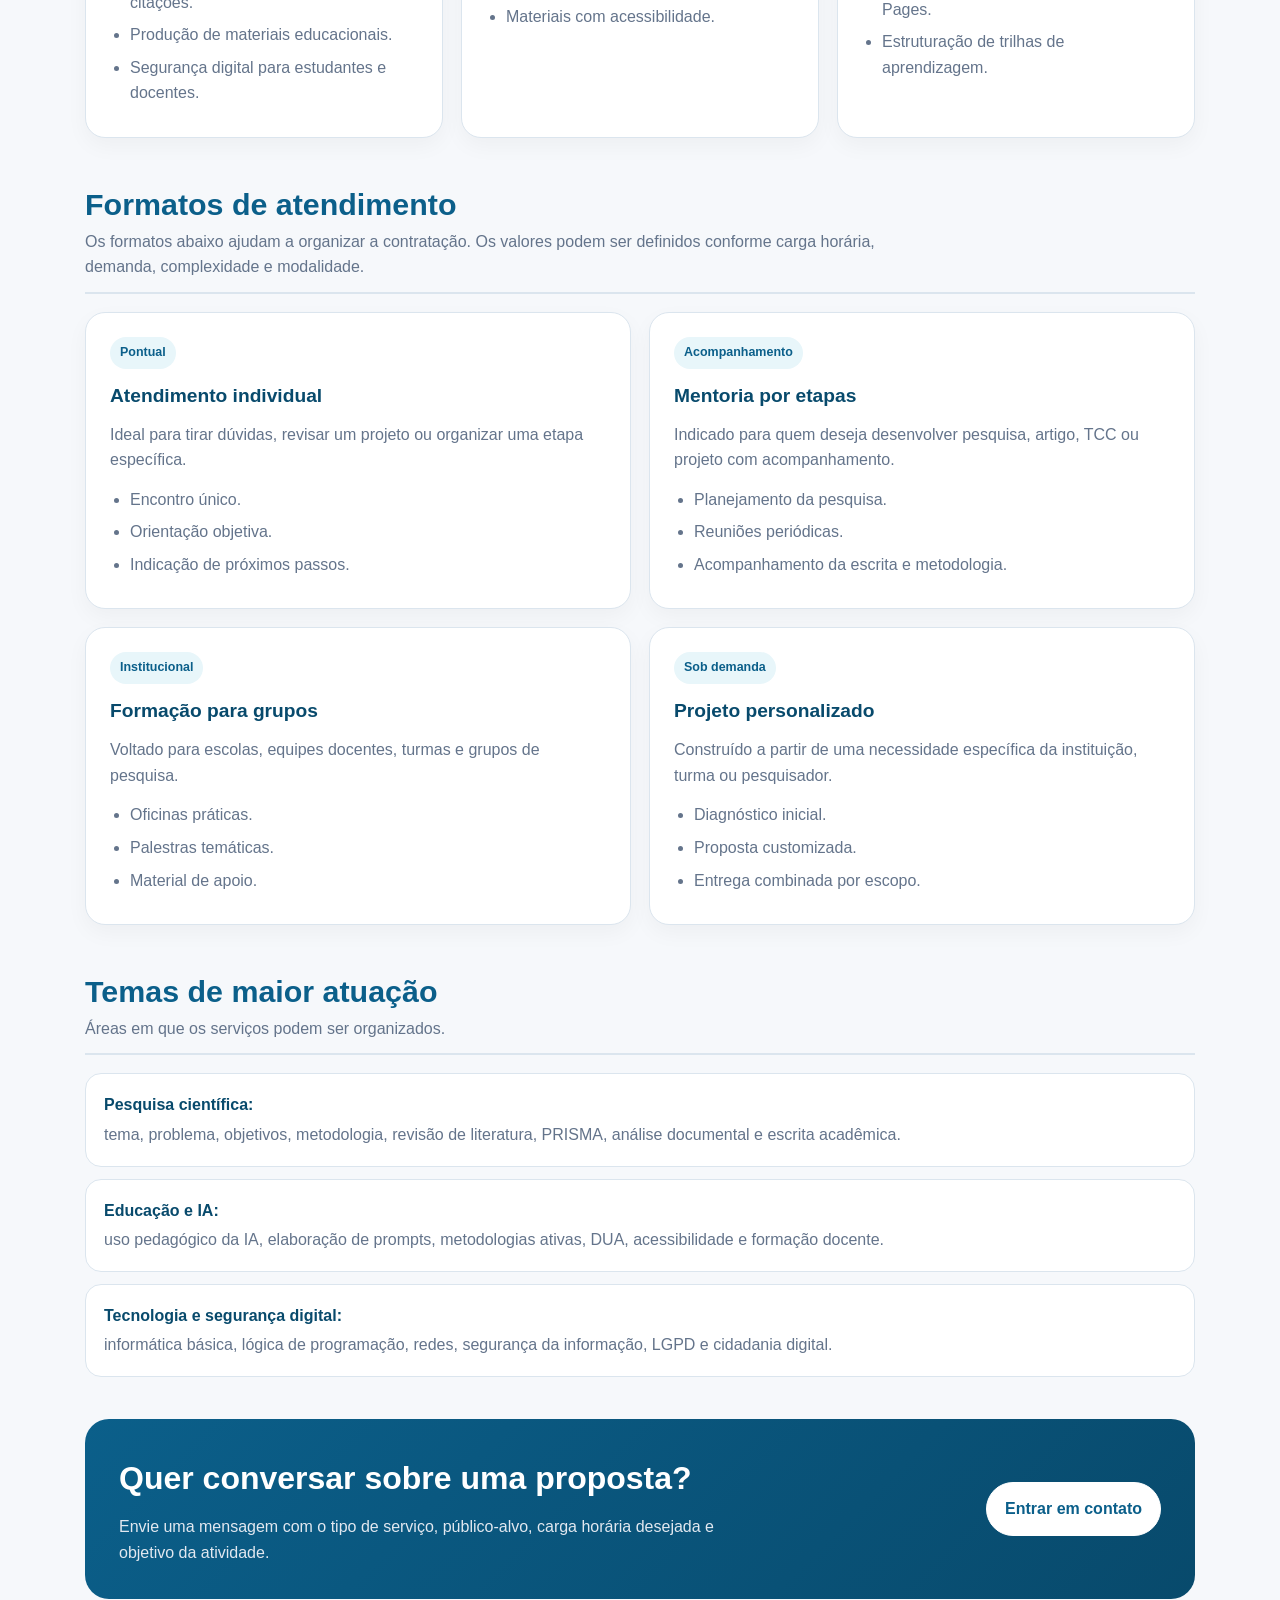
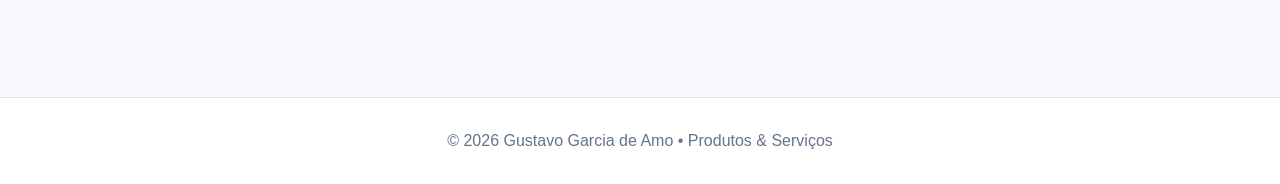
<file: servicos.html>
<!DOCTYPE html>
<html lang="pt-BR">
<head>
<meta charset="UTF-8">
<meta name="viewport" content="width=device-width, initial-scale=1.0">

<title>Produtos & Serviços | Gustavo Garcia de Amo</title>
<meta name="description" content="Consultorias, palestras, aulas particulares e treinamentos para desenvolvimento de pesquisas científicas, educação, IA e tecnologias digitais.">

<style>
:root{
    --primary:#0b5f8a;
    --primary-dark:#084a6c;
    --accent:#18a999;
    --bg:#f6f8fb;
    --card:#ffffff;
    --text:#172033;
    --muted:#64748b;
    --border:#dbe5ee;
    --soft:#e8f6fa;
}

*{
    margin:0;
    padding:0;
    box-sizing:border-box;
}

html{
    scroll-behavior:smooth;
}

body{
    font-family:Arial, Helvetica, sans-serif;
    background:var(--bg);
    color:var(--text);
    line-height:1.6;
}

a{
    text-decoration:none;
}

header{
    background:white;
    border-bottom:1px solid var(--border);
    position:sticky;
    top:0;
    z-index:100;
}

.nav{
    max-width:1150px;
    margin:auto;
    padding:18px 20px;
    display:flex;
    justify-content:space-between;
    align-items:center;
    gap:20px;
}

.logo{
    color:var(--primary);
    font-weight:800;
    font-size:1.1rem;
}

.menu{
    display:flex;
    gap:18px;
    flex-wrap:wrap;
}

.menu a{
    color:var(--text);
    font-weight:600;
    font-size:.94rem;
}

.menu a:hover{
    color:var(--primary);
}

.container{
    max-width:1150px;
    margin:auto;
    padding:48px 20px;
}

.hero{
    text-align:center;
    padding:48px 0 30px;
}

.kicker{
    display:inline-block;
    margin-bottom:16px;
    padding:8px 14px;
    border-radius:999px;
    background:var(--soft);
    color:var(--primary-dark);
    font-weight:700;
}

.hero h1{
    font-size:clamp(2.2rem, 6vw, 4rem);
    color:var(--primary);
    line-height:1.1;
    margin-bottom:16px;
}

.hero p{
    color:var(--muted);
    max-width:780px;
    margin:auto;
    font-size:1.08rem;
}

.actions{
    margin-top:26px;
    display:flex;
    justify-content:center;
    flex-wrap:wrap;
    gap:12px;
}

.btn{
    display:inline-block;
    padding:13px 18px;
    border-radius:999px;
    background:var(--primary);
    color:white;
    font-weight:800;
    border:1px solid var(--primary);
}

.btn:hover{
    background:var(--primary-dark);
}

.btn-light{
    background:white;
    color:var(--primary);
    border:1px solid var(--border);
}

.btn-light:hover{
    background:var(--soft);
}

.quick{
    background:white;
    border:1px solid var(--border);
    border-radius:20px;
    padding:20px;
    margin:24px 0 36px;
    box-shadow:0 8px 22px rgba(0,0,0,.04);
}

.quick h2{
    color:var(--primary);
    font-size:1.1rem;
    margin-bottom:12px;
}

.quick-links{
    display:flex;
    gap:10px;
    flex-wrap:wrap;
}

.quick-links a{
    background:var(--soft);
    color:var(--primary-dark);
    border:1px solid #cce7ef;
    border-radius:999px;
    padding:9px 13px;
    font-weight:700;
    font-size:.92rem;
}

.quick-links a:hover{
    background:var(--primary);
    color:white;
}

.section{
    margin-bottom:42px;
}

.section-title{
    margin-bottom:18px;
    border-bottom:2px solid var(--border);
    padding-bottom:12px;
}

.section-title h2{
    color:var(--primary);
    font-size:1.9rem;
}

.section-title p{
    color:var(--muted);
    max-width:800px;
}

.grid{
    display:grid;
    grid-template-columns:repeat(3,1fr);
    gap:18px;
}

.card{
    background:white;
    border:1px solid var(--border);
    border-radius:20px;
    padding:24px;
    box-shadow:0 8px 22px rgba(0,0,0,.04);
}

.card h3{
    color:var(--primary-dark);
    margin-bottom:10px;
    font-size:1.2rem;
}

.card p{
    color:var(--muted);
    margin-bottom:14px;
}

.card ul{
    padding-left:20px;
    color:var(--muted);
}

.card li{
    margin-bottom:7px;
}

.badge{
    display:inline-block;
    background:var(--soft);
    color:var(--primary);
    border-radius:999px;
    padding:6px 10px;
    font-size:.78rem;
    font-weight:800;
    margin-bottom:12px;
}

.package{
    display:grid;
    grid-template-columns:1fr 1fr;
    gap:18px;
}

.banner{
    background:linear-gradient(135deg,var(--primary),var(--primary-dark));
    color:white;
    border-radius:24px;
    padding:34px;
    display:grid;
    grid-template-columns:1.2fr .8fr;
    align-items:center;
    gap:20px;
}

.banner h2{
    font-size:2rem;
    margin-bottom:10px;
}

.banner p{
    color:#e2e8f0;
}

.banner .btn{
    background:white;
    color:var(--primary);
    border-color:white;
    justify-self:end;
}

.banner .btn:hover{
    background:var(--soft);
}

.info-list{
    display:grid;
    gap:12px;
}

.info{
    background:white;
    border:1px solid var(--border);
    border-radius:16px;
    padding:18px;
}

.info strong{
    color:var(--primary-dark);
}

.info p{
    color:var(--muted);
    margin-top:4px;
}

footer{
    margin-top:50px;
    padding:30px 20px;
    background:white;
    border-top:1px solid var(--border);
    color:var(--muted);
    text-align:center;
}

@media(max-width:950px){
    .grid,
    .package,
    .banner{
        grid-template-columns:1fr;
    }

    .banner .btn{
        justify-self:start;
    }
}

@media(max-width:680px){
    .nav{
        flex-direction:column;
        align-items:flex-start;
    }

    .actions{
        flex-direction:column;
    }

    .btn{
        text-align:center;
        width:100%;
    }
}
</style>
</head>

<body>

<header>
    <nav class="nav">
        <a class="logo" href="index.html">Gustavo Garcia de Amo</a>

        <div class="menu">
            <a href="index.html">Início</a>
            <a href="publicacoes.html">Publicações</a>
            <a href="dissertacao.html">Dissertação</a>
            <a href="projetos.html">Projetos</a>
            <a href="rea.html">REA</a>
            <a href="servicos.html">Produtos & Serviços</a>
            <a href="contato.html">Contato</a>
        </div>
    </nav>
</header>

<main class="container">

    <section class="hero">
        <span class="kicker">Consultorias • Palestras • Aulas Particulares • Treinamentos</span>

        <h1>Produtos & Serviços</h1>

        <p>
            Apoio especializado para estudantes, professores, pesquisadores e instituições
            que desejam desenvolver pesquisas científicas, projetos educacionais,
            formações em tecnologia e práticas com Inteligência Artificial.
        </p>

        <div class="actions">
            <a class="btn" href="mailto:gustavo.garcia.de.amo@gmail.com?subject=Solicitação de serviço ou consultoria">Solicitar proposta</a>
            <a class="btn btn-light" href="#servicos">Ver serviços</a>
        </div>
    </section>

    <section class="quick">
        <h2>Navegação rápida</h2>
        <div class="quick-links">
            <a href="#consultoria">Consultoria acadêmica</a>
            <a href="#palestras">Palestras</a>
            <a href="#aulas">Aulas particulares</a>
            <a href="#treinamentos">Treinamentos</a>
            <a href="#pacotes">Formatos</a>
            <a href="#contato-servico">Contato</a>
        </div>
    </section>

    <section class="section" id="servicos">
        <div class="section-title">
            <h2>Serviços oferecidos</h2>
            <p>
                As atividades podem ser realizadas de forma presencial, remota ou híbrida,
                conforme objetivo, público e disponibilidade.
            </p>
        </div>

        <div class="grid">

            <article class="card" id="consultoria">
                <span class="badge">Pesquisa científica</span>
                <h3>Consultoria acadêmica</h3>
                <p>
                    Apoio na organização, planejamento e desenvolvimento de pesquisas científicas.
                </p>
                <ul>
                    <li>Definição de tema, problema e objetivos.</li>
                    <li>Estruturação metodológica.</li>
                    <li>Revisão de literatura e protocolo PRISMA.</li>
                    <li>Organização de artigos, TCCs e projetos.</li>
                    <li>Uso ético de IA no apoio à escrita científica.</li>
                </ul>
            </article>

            <article class="card" id="palestras">
                <span class="badge">Eventos e instituições</span>
                <h3>Palestras</h3>
                <p>
                    Palestras para escolas, instituições, eventos acadêmicos e formações docentes.
                </p>
                <ul>
                    <li>Inteligência Artificial na Educação.</li>
                    <li>Cidadania digital e segurança digital.</li>
                    <li>LGPD para educadores.</li>
                    <li>Metodologias ativas e tecnologias digitais.</li>
                    <li>Permanência estudantil e inovação educacional.</li>
                </ul>
            </article>

            <article class="card" id="aulas">
                <span class="badge">Acompanhamento individual</span>
                <h3>Aulas particulares</h3>
                <p>
                    Atendimento individual ou em pequenos grupos para estudantes e profissionais.
                </p>
                <ul>
                    <li>Lógica de programação.</li>
                    <li>Informática básica e produtividade digital.</li>
                    <li>Redes de computadores e segurança da informação.</li>
                    <li>Introdução à pesquisa científica.</li>
                    <li>Ferramentas digitais para estudo e trabalho.</li>
                </ul>
            </article>

            <article class="card" id="treinamentos">
                <span class="badge">Formação prática</span>
                <h3>Treinamentos</h3>
                <p>
                    Capacitações práticas para turmas, equipes pedagógicas e grupos de pesquisa.
                </p>
                <ul>
                    <li>IA generativa para professores.</li>
                    <li>Elaboração de prompts acadêmicos.</li>
                    <li>Zotero, organização bibliográfica e citações.</li>
                    <li>Produção de materiais educacionais.</li>
                    <li>Segurança digital para estudantes e docentes.</li>
                </ul>
            </article>

            <article class="card">
                <span class="badge">Educação e tecnologia</span>
                <h3>Recursos educacionais</h3>
                <p>
                    Desenvolvimento e organização de materiais didáticos e recursos digitais.
                </p>
                <ul>
                    <li>Apostilas e roteiros de aula.</li>
                    <li>Atividades práticas e avaliações.</li>
                    <li>Objetos de aprendizagem.</li>
                    <li>Portfólios educacionais.</li>
                    <li>Materiais com acessibilidade.</li>
                </ul>
            </article>

            <article class="card">
                <span class="badge">Projetos digitais</span>
                <h3>Soluções para ensino</h3>
                <p>
                    Apoio na criação de páginas, repositórios e ambientes simples para ensino.
                </p>
                <ul>
                    <li>Portfólio docente.</li>
                    <li>Repositório de materiais de aula.</li>
                    <li>Páginas para projetos educacionais.</li>
                    <li>Organização de recursos em GitHub Pages.</li>
                    <li>Estruturação de trilhas de aprendizagem.</li>
                </ul>
            </article>

        </div>
    </section>

    <section class="section" id="pacotes">
        <div class="section-title">
            <h2>Formatos de atendimento</h2>
            <p>
                Os formatos abaixo ajudam a organizar a contratação. Os valores podem ser definidos
                conforme carga horária, demanda, complexidade e modalidade.
            </p>
        </div>

        <div class="package">

            <article class="card">
                <span class="badge">Pontual</span>
                <h3>Atendimento individual</h3>
                <p>Ideal para tirar dúvidas, revisar um projeto ou organizar uma etapa específica.</p>
                <ul>
                    <li>Encontro único.</li>
                    <li>Orientação objetiva.</li>
                    <li>Indicação de próximos passos.</li>
                </ul>
            </article>

            <article class="card">
                <span class="badge">Acompanhamento</span>
                <h3>Mentoria por etapas</h3>
                <p>Indicado para quem deseja desenvolver pesquisa, artigo, TCC ou projeto com acompanhamento.</p>
                <ul>
                    <li>Planejamento da pesquisa.</li>
                    <li>Reuniões periódicas.</li>
                    <li>Acompanhamento da escrita e metodologia.</li>
                </ul>
            </article>

            <article class="card">
                <span class="badge">Institucional</span>
                <h3>Formação para grupos</h3>
                <p>Voltado para escolas, equipes docentes, turmas e grupos de pesquisa.</p>
                <ul>
                    <li>Oficinas práticas.</li>
                    <li>Palestras temáticas.</li>
                    <li>Material de apoio.</li>
                </ul>
            </article>

            <article class="card">
                <span class="badge">Sob demanda</span>
                <h3>Projeto personalizado</h3>
                <p>Construído a partir de uma necessidade específica da instituição, turma ou pesquisador.</p>
                <ul>
                    <li>Diagnóstico inicial.</li>
                    <li>Proposta customizada.</li>
                    <li>Entrega combinada por escopo.</li>
                </ul>
            </article>

        </div>
    </section>

    <section class="section">
        <div class="section-title">
            <h2>Temas de maior atuação</h2>
            <p>Áreas em que os serviços podem ser organizados.</p>
        </div>

        <div class="info-list">
            <div class="info">
                <strong>Pesquisa científica:</strong>
                <p>tema, problema, objetivos, metodologia, revisão de literatura, PRISMA, análise documental e escrita acadêmica.</p>
            </div>

            <div class="info">
                <strong>Educação e IA:</strong>
                <p>uso pedagógico da IA, elaboração de prompts, metodologias ativas, DUA, acessibilidade e formação docente.</p>
            </div>

            <div class="info">
                <strong>Tecnologia e segurança digital:</strong>
                <p>informática básica, lógica de programação, redes, segurança da informação, LGPD e cidadania digital.</p>
            </div>
        </div>
    </section>

    <section class="banner" id="contato-servico">
        <div>
            <h2>Quer conversar sobre uma proposta?</h2>
            <p>
                Envie uma mensagem com o tipo de serviço, público-alvo, carga horária desejada
                e objetivo da atividade.
            </p>
        </div>

        <a class="btn" href="mailto:gustavo.garcia.de.amo@gmail.com?subject=Solicitação de proposta - Produtos e Serviços">
            Entrar em contato
        </a>
    </section>

</main>

<footer>
    © 2026 Gustavo Garcia de Amo • Produtos & Serviços
</footer>

</body>
</html>
</file>
